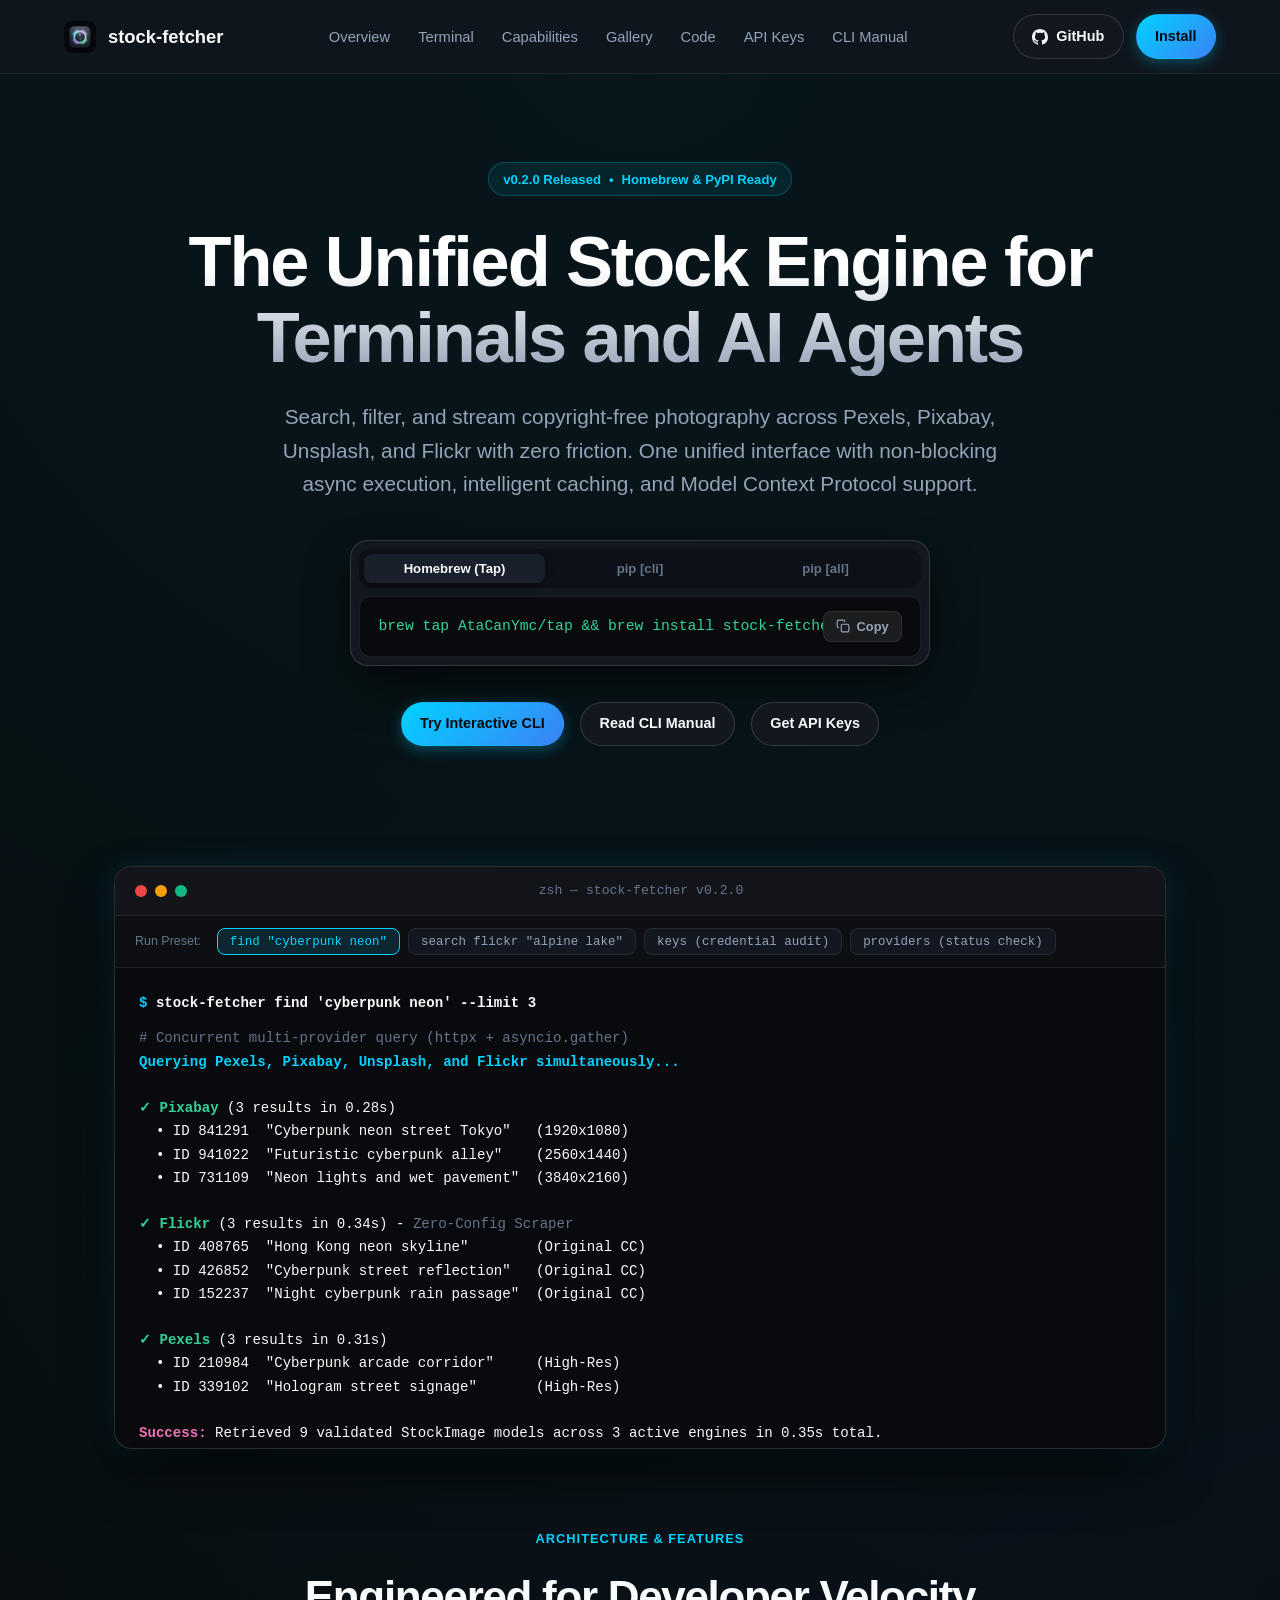
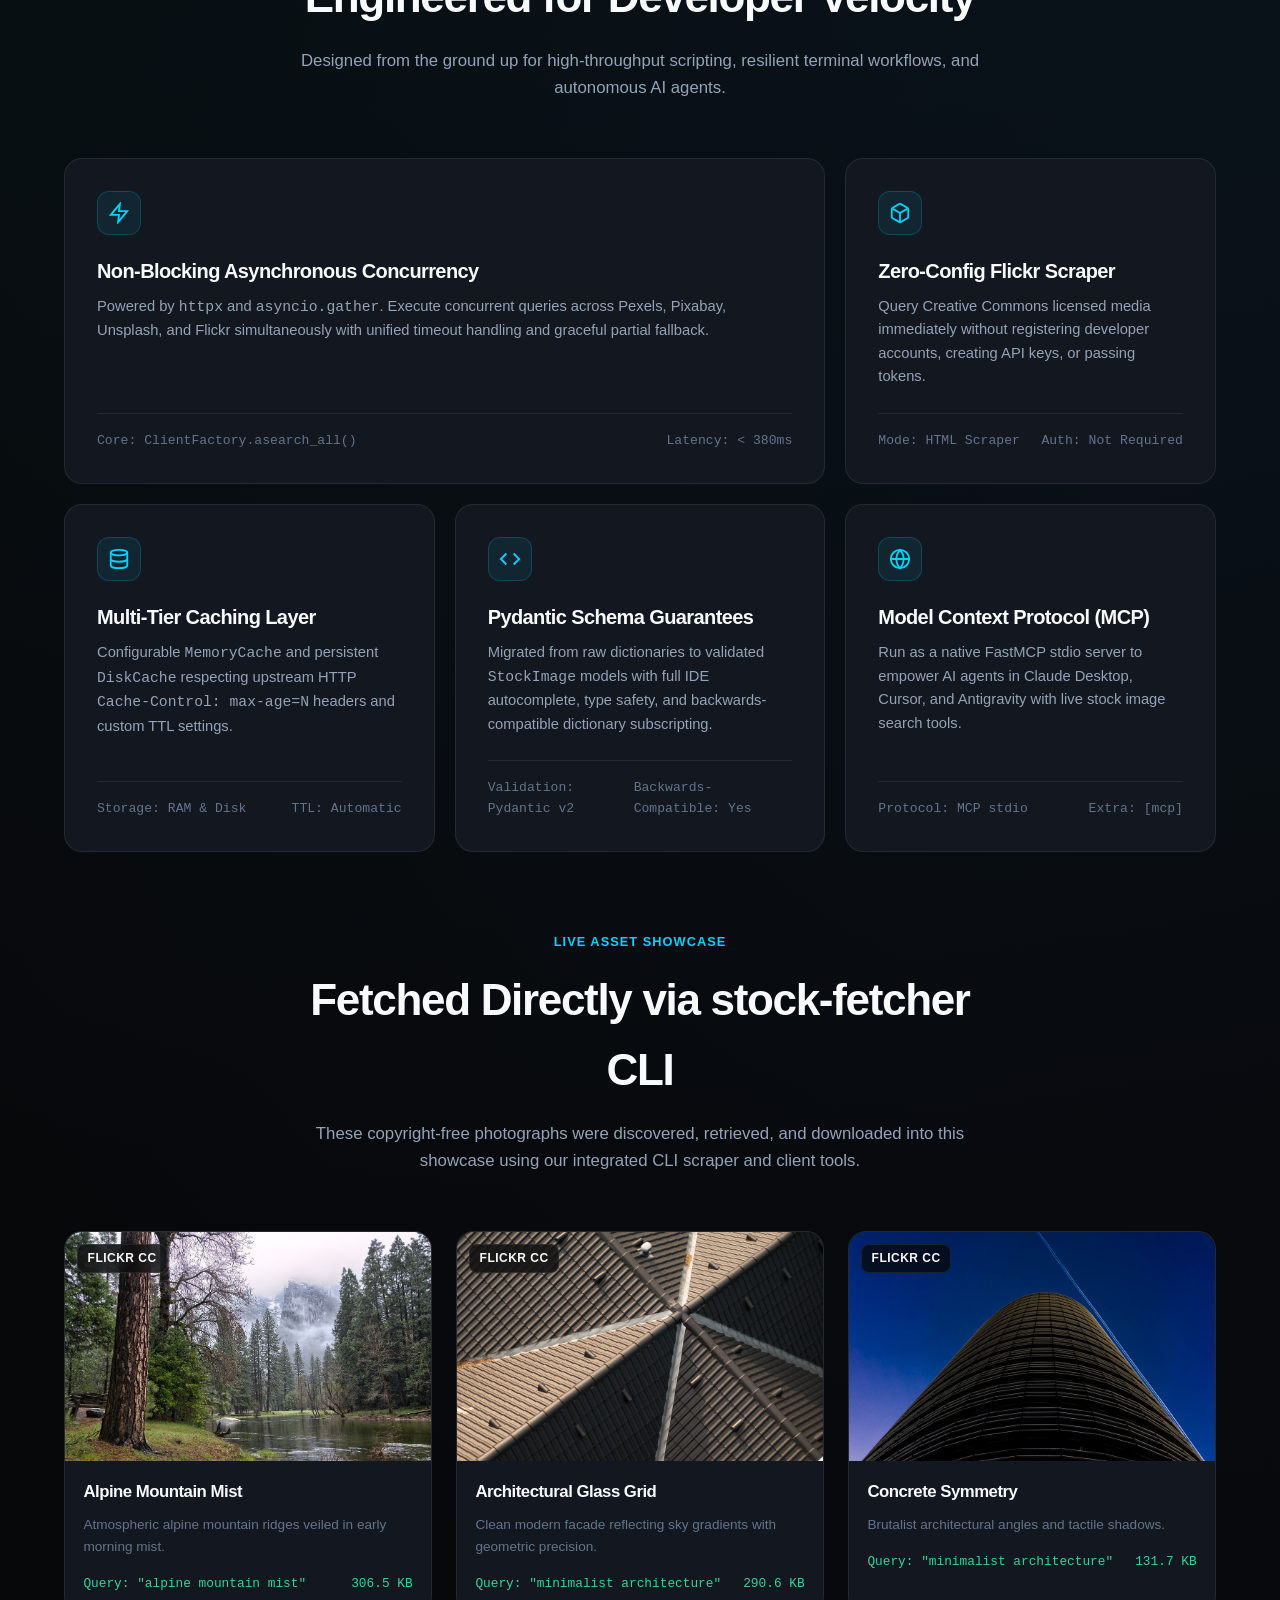
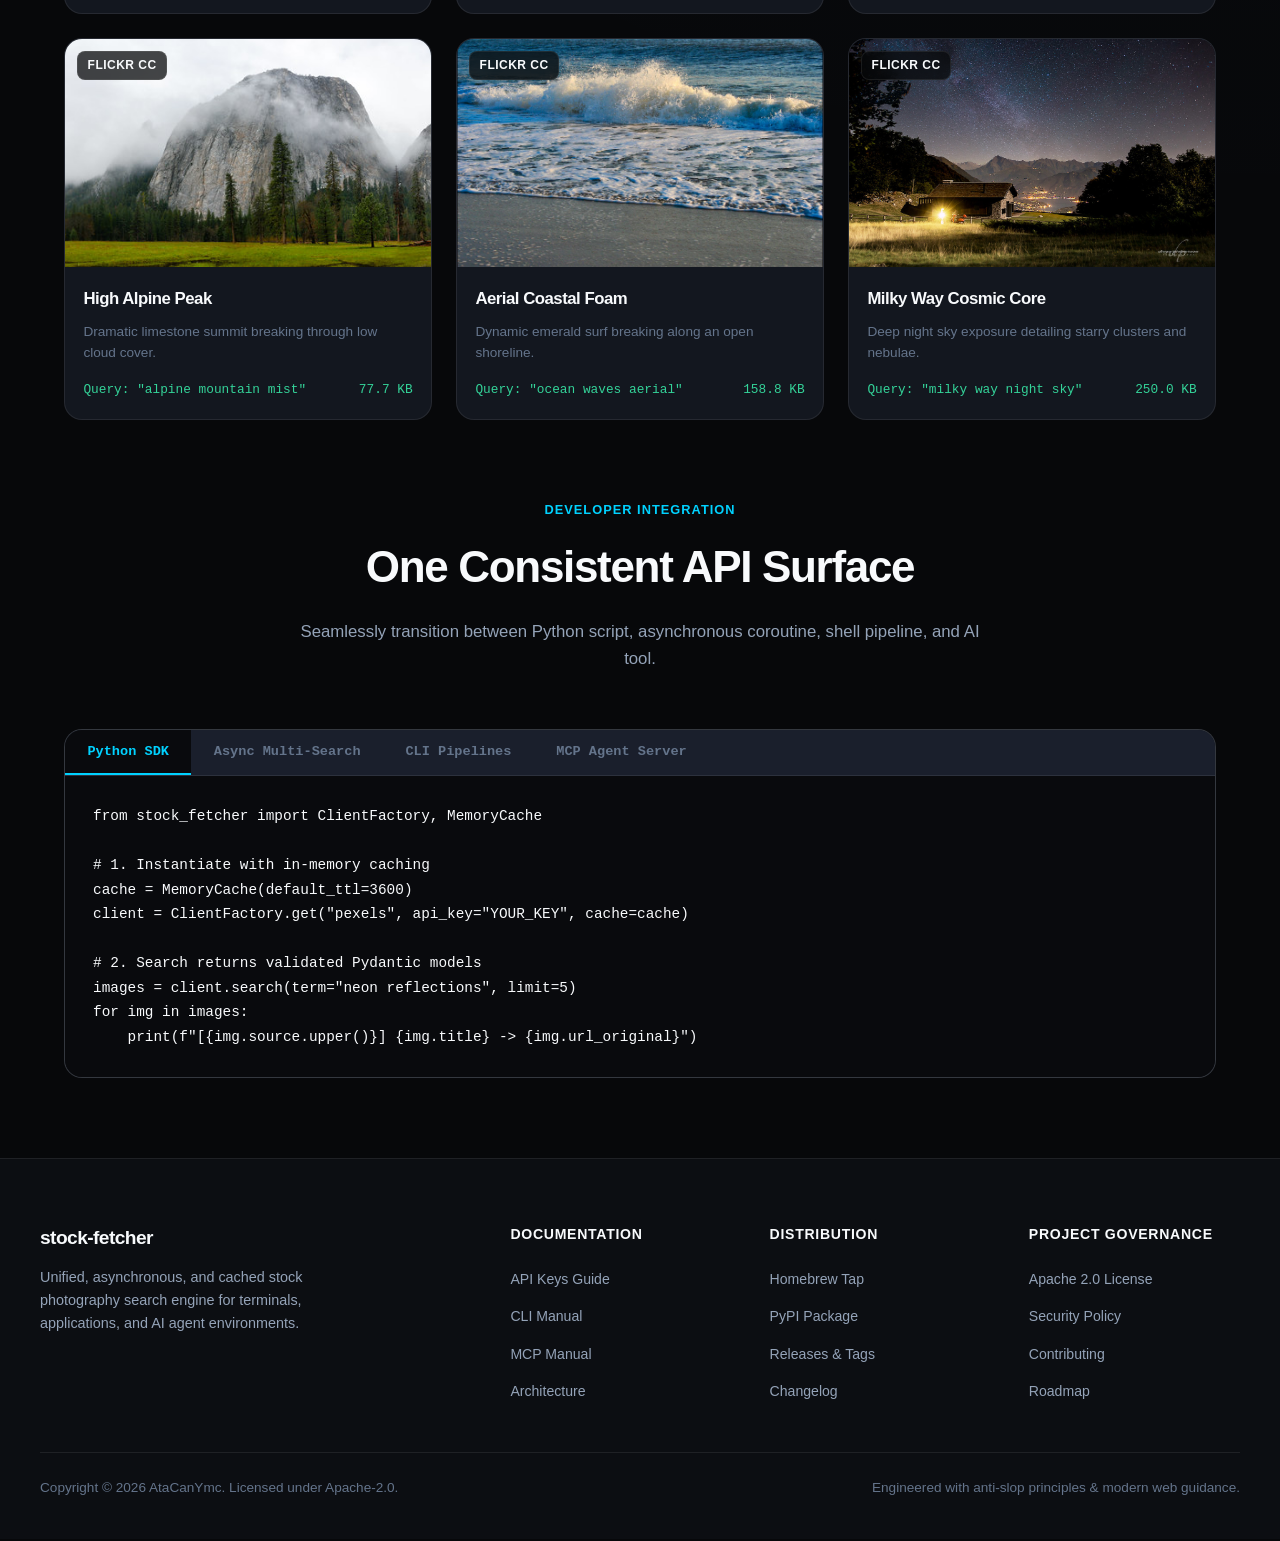
<file: docs/index.html>
<!DOCTYPE html>
<html lang="en">
<head>
  <meta charset="UTF-8">
  <meta name="viewport" content="width=device-width, initial-scale=1.0">
  <meta name="color-scheme" content="dark">
  <meta name="description" content="Unified copyright-free stock photography search and download CLI, Python SDK, and MCP server for Pexels, Pixabay, Unsplash, and Flickr.">
  <meta name="theme-color" content="#07080a">
  <meta property="og:title" content="stock-fetcher | Unified Stock Photography Engine">
  <meta property="og:description" content="Asynchronous, zero-config, and cached copyright-free stock image search for terminals, codebases, and AI agents.">
  <meta property="og:type" content="website">
  <title>stock-fetcher — Unified Stock Photography Engine</title>
  <link rel="stylesheet" href="style.css">
  <link rel="icon" type="image/png" href="assets/logo.png">
</head>
<body>

  <!-- Sticky Frosted Navigation -->
  <header class="header-nav">
    <div class="nav-container">
      <a href="#" class="nav-brand">
        <img src="assets/logo.png" alt="stock-fetcher logo" width="32" height="32">
        <span>stock-fetcher</span>
      </a>
      <nav aria-label="Main Navigation">
        <ul class="nav-links">
          <li><a href="#overview">Overview</a></li>
          <li><a href="#terminal">Terminal</a></li>
          <li><a href="#capabilities">Capabilities</a></li>
          <li><a href="#gallery">Gallery</a></li>
          <li><a href="#code">Code</a></li>
          <li><a href="api_keys_guide.md">API Keys</a></li>
          <li><a href="cli_manual.md">CLI Manual</a></li>
        </ul>
      </nav>
      <div class="nav-actions">
        <a href="https://github.com/AtaCanYmc/stock-fetcher" class="btn btn-secondary" target="_blank" rel="noopener noreferrer">
          <svg width="16" height="16" viewBox="0 0 24 24" fill="currentColor"><path d="M12 0C5.37 0 0 5.37 0 12c0 5.31 3.435 9.795 8.205 11.385.6.105.825-.255.825-.57 0-.285-.015-1.23-.015-2.235-3.015.555-3.795-.735-4.035-1.41-.135-.345-.72-1.41-1.23-1.695-.42-.225-1.02-.78-.015-.795.945-.015 1.62.87 1.845 1.23 1.08 1.815 2.805 1.305 3.495.99.105-.78.42-1.305.765-1.605-2.67-.3-5.46-1.335-5.46-5.925 0-1.305.465-2.385 1.23-3.225-.12-.3-.54-1.53.12-3.18 0 0 1.005-.315 3.3 1.23.96-.27 1.98-.405 3-.405s2.04.135 3 .405c2.295-1.56 3.3-1.23 3.3-1.23.66 1.65.24 2.88.12 3.18.765.84 1.23 1.905 1.23 3.225 0 4.605-2.805 5.625-5.475 5.925.435.375.81 1.095.81 2.22 0 1.605-.015 2.895-.015 3.3 0 .315.225.69.825.57A12.02 12.02 0 0024 12c0-6.63-5.37-12-12-12z"/></svg>
          GitHub
        </a>
        <a href="#install" class="btn btn-primary">Install</a>
      </div>
    </div>
  </header>

  <!-- Main Landmark -->
  <main>
    <!-- Hero Section -->
    <section id="overview" class="hero-section">
      <a href="https://github.com/AtaCanYmc/stock-fetcher/releases" class="hero-pill" target="_blank" rel="noopener noreferrer">
        <span>v0.2.0 Released</span>
        <span>•</span>
        <span>Homebrew &amp; PyPI Ready</span>
      </a>

      <h1 class="hero-title">The Unified Stock Engine for Terminals and AI Agents</h1>
      <p class="hero-subtitle">
        Search, filter, and stream copyright-free photography across Pexels, Pixabay, Unsplash, and Flickr with zero friction. One unified interface with non-blocking async execution, intelligent caching, and Model Context Protocol support.
      </p>

      <!-- Quick Install Box -->
      <div id="install" class="hero-install-box">
        <div class="install-tabs" role="tablist" aria-label="Installation Methods">
          <button type="button" class="install-tab-btn" role="tab" aria-selected="true" data-tab="homebrew">Homebrew (Tap)</button>
          <button type="button" class="install-tab-btn" role="tab" aria-selected="false" data-tab="pip">pip [cli]</button>
          <button type="button" class="install-tab-btn" role="tab" aria-selected="false" data-tab="pip-all">pip [all]</button>
        </div>
        <div class="install-command-row">
          <code id="install-code" class="install-command-code">brew tap AtaCanYmc/tap &amp;&amp; brew install stock-fetcher</code>
          <button type="button" class="copy-btn" id="hero-copy-btn" data-copy-target="install-code" aria-label="Copy installation command">
            <svg width="14" height="14" viewBox="0 0 24 24" fill="none" stroke="currentColor" stroke-width="2"><rect x="9" y="9" width="13" height="13" rx="2" ry="2"></rect><path d="M5 15H4a2 2 0 0 1-2-2V4a2 2 0 0 1 2-2h9a2 2 0 0 1 2 2v1"></path></svg>
            Copy
          </button>
        </div>
      </div>

      <div class="hero-actions">
        <a href="#terminal" class="btn btn-primary">Try Interactive CLI</a>
        <a href="cli_manual.md" class="btn btn-secondary">Read CLI Manual</a>
        <a href="api_keys_guide.md" class="btn btn-secondary">Get API Keys</a>
      </div>
    </section>

    <!-- Interactive Terminal Simulation -->
    <section id="terminal" class="terminal-section" aria-label="Interactive Terminal Simulation">
      <div class="terminal-window">
        <div class="terminal-header">
          <div class="terminal-controls">
            <span class="terminal-dot dot-red"></span>
            <span class="terminal-dot dot-yellow"></span>
            <span class="terminal-dot dot-green"></span>
          </div>
          <span class="terminal-title">zsh — stock-fetcher v0.2.0</span>
          <div style="width: 50px;"></div>
        </div>

        <div class="terminal-actions-bar">
          <span style="font-size: 0.78rem; color: var(--color-text-muted); align-self: center; margin-right: 0.5rem;">Run Preset:</span>
          <button type="button" class="terminal-chip active" data-action="find">find "cyberpunk neon"</button>
          <button type="button" class="terminal-chip" data-action="flickr">search flickr "alpine lake"</button>
          <button type="button" class="terminal-chip" data-action="keys">keys (credential audit)</button>
          <button type="button" class="terminal-chip" data-action="providers">providers (status check)</button>
        </div>

        <div class="terminal-body">
          <div style="margin-bottom: 0.5rem;">
            <span class="terminal-prompt">$ </span>
            <span id="terminal-cmd" class="terminal-cmd">stock-fetcher find 'cyberpunk neon' --limit 3</span>
          </div>
          <div id="terminal-output" class="terminal-output"><span style="color:var(--color-text-muted);"># Concurrent multi-provider query (httpx + asyncio.gather)</span>
<span style="color:var(--color-accent); font-weight:700;">Querying Pexels, Pixabay, Unsplash, and Flickr simultaneously...</span>

<span style="color:var(--color-code-green); font-weight:700;">✓ Pixabay</span> (3 results in 0.28s)
  • ID 841291  "Cyberpunk neon street Tokyo"   (1920x1080)
  • ID 941022  "Futuristic cyberpunk alley"    (2560x1440)
  • ID 731109  "Neon lights and wet pavement"  (3840x2160)

<span style="color:var(--color-code-green); font-weight:700;">✓ Flickr</span> (3 results in 0.34s) - <span style="color:var(--color-text-muted);">Zero-Config Scraper</span>
  • ID 408765  "Hong Kong neon skyline"        (Original CC)
  • ID 426852  "Cyberpunk street reflection"   (Original CC)
  • ID 152237  "Night cyberpunk rain passage"  (Original CC)

<span style="color:var(--color-code-green); font-weight:700;">✓ Pexels</span> (3 results in 0.31s)
  • ID 210984  "Cyberpunk arcade corridor"     (High-Res)
  • ID 339102  "Hologram street signage"       (High-Res)

<span style="color:var(--color-code-magenta); font-weight:700;">Success:</span> Retrieved 9 validated StockImage models across 3 active engines in 0.35s total.</div>
        </div>
      </div>
    </section>

    <!-- Core Capabilities Bento Grid -->
    <section id="capabilities" class="bento-section">
      <div class="section-header">
        <span class="section-badge">Architecture &amp; Features</span>
        <h2 class="section-title">Engineered for Developer Velocity</h2>
        <p class="section-desc">
          Designed from the ground up for high-throughput scripting, resilient terminal workflows, and autonomous AI agents.
        </p>
      </div>

      <div class="bento-grid">
        <!-- Card 1 -->
        <div class="bento-card col-8">
          <div>
            <div class="bento-icon">
              <svg width="22" height="22" viewBox="0 0 24 24" fill="none" stroke="currentColor" stroke-width="2"><polygon points="13 2 3 14 12 14 11 22 21 10 12 10 13 2"></polygon></svg>
            </div>
            <h3 class="bento-title">Non-Blocking Asynchronous Concurrency</h3>
            <p class="bento-text">
              Powered by <code>httpx</code> and <code>asyncio.gather</code>. Execute concurrent queries across Pexels, Pixabay, Unsplash, and Flickr simultaneously with unified timeout handling and graceful partial fallback.
            </p>
          </div>
          <div class="bento-meta">
            <span>Core: ClientFactory.asearch_all()</span>
            <span>Latency: &lt; 380ms</span>
          </div>
        </div>

        <!-- Card 2 -->
        <div class="bento-card col-4">
          <div>
            <div class="bento-icon">
              <svg width="22" height="22" viewBox="0 0 24 24" fill="none" stroke="currentColor" stroke-width="2"><path d="M21 16V8a2 2 0 0 0-1-1.73l-7-4a2 2 0 0 0-2 0l-7 4A2 2 0 0 0 3 8v8a2 2 0 0 0 1 1.73l7 4a2 2 0 0 0 2 0l7-4A2 2 0 0 0 21 16z"></path><polyline points="3.27 6.96 12 12.01 20.73 6.96"></polyline><line x1="12" y1="22.08" x2="12" y2="12"></line></svg>
            </div>
            <h3 class="bento-title">Zero-Config Flickr Scraper</h3>
            <p class="bento-text">
              Query Creative Commons licensed media immediately without registering developer accounts, creating API keys, or passing tokens.
            </p>
          </div>
          <div class="bento-meta">
            <span>Mode: HTML Scraper</span>
            <span>Auth: Not Required</span>
          </div>
        </div>

        <!-- Card 3 -->
        <div class="bento-card col-4">
          <div>
            <div class="bento-icon">
              <svg width="22" height="22" viewBox="0 0 24 24" fill="none" stroke="currentColor" stroke-width="2"><ellipse cx="12" cy="5" rx="9" ry="3"></ellipse><path d="M21 12c0 1.66-4 3-9 3s-9-1.34-9-3"></path><path d="M3 5v14c0 1.66 4 3 9 3s9-1.34 9-3V5"></path></svg>
            </div>
            <h3 class="bento-title">Multi-Tier Caching Layer</h3>
            <p class="bento-text">
              Configurable <code>MemoryCache</code> and persistent <code>DiskCache</code> respecting upstream HTTP <code>Cache-Control: max-age=N</code> headers and custom TTL settings.
            </p>
          </div>
          <div class="bento-meta">
            <span>Storage: RAM &amp; Disk</span>
            <span>TTL: Automatic</span>
          </div>
        </div>

        <!-- Card 4 -->
        <div class="bento-card col-4">
          <div>
            <div class="bento-icon">
              <svg width="22" height="22" viewBox="0 0 24 24" fill="none" stroke="currentColor" stroke-width="2"><polyline points="16 18 22 12 16 6"></polyline><polyline points="8 6 2 12 8 18"></polyline></svg>
            </div>
            <h3 class="bento-title">Pydantic Schema Guarantees</h3>
            <p class="bento-text">
              Migrated from raw dictionaries to validated <code>StockImage</code> models with full IDE autocomplete, type safety, and backwards-compatible dictionary subscripting.
            </p>
          </div>
          <div class="bento-meta">
            <span>Validation: Pydantic v2</span>
            <span>Backwards-Compatible: Yes</span>
          </div>
        </div>

        <!-- Card 5 -->
        <div class="bento-card col-4">
          <div>
            <div class="bento-icon">
              <svg width="22" height="22" viewBox="0 0 24 24" fill="none" stroke="currentColor" stroke-width="2"><circle cx="12" cy="12" r="10"></circle><line x1="2" y1="12" x2="22" y2="12"></line><path d="M12 2a15.3 15.3 0 0 1 4 10 15.3 15.3 0 0 1-4 10 15.3 15.3 0 0 1-4-10 15.3 15.3 0 0 1 4-10z"></path></svg>
            </div>
            <h3 class="bento-title">Model Context Protocol (MCP)</h3>
            <p class="bento-text">
              Run as a native FastMCP stdio server to empower AI agents in Claude Desktop, Cursor, and Antigravity with live stock image search tools.
            </p>
          </div>
          <div class="bento-meta">
            <span>Protocol: MCP stdio</span>
            <span>Extra: [mcp]</span>
          </div>
        </div>
      </div>
    </section>

    <!-- Curated Photography Gallery (Real Photos Fetched by stock-fetcher) -->
    <section id="gallery" class="gallery-section">
      <div class="section-header">
        <span class="section-badge">Live Asset Showcase</span>
        <h2 class="section-title">Fetched Directly via stock-fetcher CLI</h2>
        <p class="section-desc">
          These copyright-free photographs were discovered, retrieved, and downloaded into this showcase using our integrated CLI scraper and client tools.
        </p>
      </div>

      <div class="gallery-grid">
        <!-- Item 1 (LCP Hero Candidate with fetchpriority="high") -->
        <article class="gallery-item">
          <div class="gallery-thumb-wrap">
            <span class="gallery-source-tag">Flickr CC</span>
            <img src="assets/gallery/mountain_mist.jpg" alt="Alpine Mountain Mist at Sunrise" fetchpriority="high" width="600" height="375">
          </div>
          <div class="gallery-info">
            <h3 class="gallery-title">Alpine Mountain Mist</h3>
            <p class="gallery-desc">Atmospheric alpine mountain ridges veiled in early morning mist.</p>
            <div class="gallery-meta">
              <span>Query: "alpine mountain mist"</span>
              <span>306.5 KB</span>
            </div>
          </div>
        </article>

        <!-- Item 2 -->
        <article class="gallery-item">
          <div class="gallery-thumb-wrap">
            <span class="gallery-source-tag">Flickr CC</span>
            <img src="assets/gallery/architecture_glass.jpg" alt="Minimalist Glass Architecture Facade" loading="lazy" width="600" height="375">
          </div>
          <div class="gallery-info">
            <h3 class="gallery-title">Architectural Glass Grid</h3>
            <p class="gallery-desc">Clean modern facade reflecting sky gradients with geometric precision.</p>
            <div class="gallery-meta">
              <span>Query: "minimalist architecture"</span>
              <span>290.6 KB</span>
            </div>
          </div>
        </article>

        <!-- Item 3 -->
        <article class="gallery-item">
          <div class="gallery-thumb-wrap">
            <span class="gallery-source-tag">Flickr CC</span>
            <img src="assets/gallery/geometry_concrete.jpg" alt="Geometric Concrete Structure" loading="lazy" width="600" height="375">
          </div>
          <div class="gallery-info">
            <h3 class="gallery-title">Concrete Symmetry</h3>
            <p class="gallery-desc">Brutalist architectural angles and tactile shadows.</p>
            <div class="gallery-meta">
              <span>Query: "minimalist architecture"</span>
              <span>131.7 KB</span>
            </div>
          </div>
        </article>

        <!-- Item 4 -->
        <article class="gallery-item">
          <div class="gallery-thumb-wrap">
            <span class="gallery-source-tag">Flickr CC</span>
            <img src="assets/gallery/alpine_peak.jpg" alt="High Alpine Peak and Clouds" loading="lazy" width="600" height="375">
          </div>
          <div class="gallery-info">
            <h3 class="gallery-title">High Alpine Peak</h3>
            <p class="gallery-desc">Dramatic limestone summit breaking through low cloud cover.</p>
            <div class="gallery-meta">
              <span>Query: "alpine mountain mist"</span>
              <span>77.7 KB</span>
            </div>
          </div>
        </article>

        <!-- Item 5 -->
        <article class="gallery-item">
          <div class="gallery-thumb-wrap">
            <span class="gallery-source-tag">Flickr CC</span>
            <img src="assets/gallery/ocean_waves.jpg" alt="Aerial Ocean Waves" loading="lazy" width="600" height="375">
          </div>
          <div class="gallery-info">
            <h3 class="gallery-title">Aerial Coastal Foam</h3>
            <p class="gallery-desc">Dynamic emerald surf breaking along an open shoreline.</p>
            <div class="gallery-meta">
              <span>Query: "ocean waves aerial"</span>
              <span>158.8 KB</span>
            </div>
          </div>
        </article>

        <!-- Item 6 -->
        <article class="gallery-item">
          <div class="gallery-thumb-wrap">
            <span class="gallery-source-tag">Flickr CC</span>
            <img src="assets/gallery/milky_way.jpg" alt="Milky Way Astrophotography" loading="lazy" width="600" height="375">
          </div>
          <div class="gallery-info">
            <h3 class="gallery-title">Milky Way Cosmic Core</h3>
            <p class="gallery-desc">Deep night sky exposure detailing starry clusters and nebulae.</p>
            <div class="gallery-meta">
              <span>Query: "milky way night sky"</span>
              <span>250.0 KB</span>
            </div>
          </div>
        </article>
      </div>
    </section>

    <!-- Code & Architecture Showcase -->
    <section id="code" class="code-section">
      <div class="section-header">
        <span class="section-badge">Developer Integration</span>
        <h2 class="section-title">One Consistent API Surface</h2>
        <p class="section-desc">
          Seamlessly transition between Python script, asynchronous coroutine, shell pipeline, and AI tool.
        </p>
      </div>

      <div class="code-tabs-box">
        <div class="code-tablist" role="tablist" aria-label="Code Implementation Examples">
          <button type="button" class="code-tab-btn" role="tab" aria-selected="true" aria-controls="panel-python">Python SDK</button>
          <button type="button" class="code-tab-btn" role="tab" aria-selected="false" aria-controls="panel-async">Async Multi-Search</button>
          <button type="button" class="code-tab-btn" role="tab" aria-selected="false" aria-controls="panel-cli">CLI Pipelines</button>
          <button type="button" class="code-tab-btn" role="tab" aria-selected="false" aria-controls="panel-mcp">MCP Agent Server</button>
        </div>

        <!-- Panel 1: Python -->
        <div id="panel-python" class="code-panel" role="tabpanel" tabindex="0">
<pre><code>from stock_fetcher import ClientFactory, MemoryCache

# 1. Instantiate with in-memory caching
cache = MemoryCache(default_ttl=3600)
client = ClientFactory.get("pexels", api_key="YOUR_KEY", cache=cache)

# 2. Search returns validated Pydantic models
images = client.search(term="neon reflections", limit=5)
for img in images:
    print(f"[{img.source.upper()}] {img.title} -> {img.url_original}")</code></pre>
        </div>

        <!-- Panel 2: Async -->
        <div id="panel-async" class="code-panel" role="tabpanel" tabindex="0" hidden>
<pre><code>import asyncio
from stock_fetcher import ClientFactory

async def main():
    # Execute non-blocking parallel search across 4 engines
    results = await ClientFactory.asearch_all(
        term="nordic winter landscape",
        limit_per_provider=3
    )
    for provider, images in results.items():
        print(f"Provider: {provider} returned {len(images)} images")

asyncio.run(main())</code></pre>
        </div>

        <!-- Panel 3: CLI -->
        <div id="panel-cli" class="code-panel" role="tabpanel" tabindex="0" hidden>
<pre><code># Concurrent search piped to table or JSON
stock-fetcher find "cyberpunk neon city" --limit 3 --format table

# Zero-config Flickr query extracting original URLs for xargs
stock-fetcher search flickr "classic aircraft" -l 5 -f urls | xargs -n 1 curl -O

# Automated batch download with path traversal defense
stock-fetcher search flickr "alpine lake" -l 3 -d -o ./downloads</code></pre>
        </div>

        <!-- Panel 4: MCP -->
        <div id="panel-mcp" class="code-panel" role="tabpanel" tabindex="0" hidden>
<pre><code>// Claude Desktop or Antigravity config (~/.config/claude/claude_desktop_config.json)
{
  "mcpServers": {
    "stock_fetcher": {
      "command": "python",
      "args": ["-m", "stock_fetcher.mcp.server"],
      "env": {
        "PEXELS_API_KEY": "YOUR_KEY",
        "PIXABAY_API_KEY": "YOUR_KEY",
        "UNSPLASH_API_KEY": "YOUR_KEY"
      }
    }
  }
}</code></pre>
        </div>
      </div>
    </section>
  </main>

  <!-- Footer -->
  <footer class="footer-section">
    <div class="footer-container">
      <div class="footer-brand">
        <h4>stock-fetcher</h4>
        <p>
          Unified, asynchronous, and cached stock photography search engine for terminals, applications, and AI agent environments.
        </p>
      </div>

      <div class="footer-col">
        <h5>Documentation</h5>
        <ul>
          <li><a href="api_keys_guide.md">API Keys Guide</a></li>
          <li><a href="cli_manual.md">CLI Manual</a></li>
          <li><a href="mcp_manual.md">MCP Manual</a></li>
          <li><a href="https://github.com/AtaCanYmc/stock-fetcher#architecture" target="_blank" rel="noopener noreferrer">Architecture</a></li>
        </ul>
      </div>

      <div class="footer-col">
        <h5>Distribution</h5>
        <ul>
          <li><a href="https://github.com/AtaCanYmc/homebrew-tap" target="_blank" rel="noopener noreferrer">Homebrew Tap</a></li>
          <li><a href="https://pypi.org/project/stock-fetcher/" target="_blank" rel="noopener noreferrer">PyPI Package</a></li>
          <li><a href="https://github.com/AtaCanYmc/stock-fetcher/releases" target="_blank" rel="noopener noreferrer">Releases &amp; Tags</a></li>
          <li><a href="https://github.com/AtaCanYmc/stock-fetcher/blob/main/CHANGELOG.md" target="_blank" rel="noopener noreferrer">Changelog</a></li>
        </ul>
      </div>

      <div class="footer-col">
        <h5>Project Governance</h5>
        <ul>
          <li><a href="https://github.com/AtaCanYmc/stock-fetcher/blob/main/LICENSE" target="_blank" rel="noopener noreferrer">Apache 2.0 License</a></li>
          <li><a href="https://github.com/AtaCanYmc/stock-fetcher/blob/main/SECURITY.md" target="_blank" rel="noopener noreferrer">Security Policy</a></li>
          <li><a href="https://github.com/AtaCanYmc/stock-fetcher/blob/main/CONTRIBUTING.md" target="_blank" rel="noopener noreferrer">Contributing</a></li>
          <li><a href="https://github.com/AtaCanYmc/stock-fetcher/blob/main/ROADMAP.md" target="_blank" rel="noopener noreferrer">Roadmap</a></li>
        </ul>
      </div>
    </div>

    <div class="footer-bottom">
      <span>Copyright &copy; 2026 AtaCanYmc. Licensed under Apache-2.0.</span>
      <span>Engineered with anti-slop principles &amp; modern web guidance.</span>
    </div>
  </footer>

  <script src="script.js"></script>
</body>
</html>
</file>
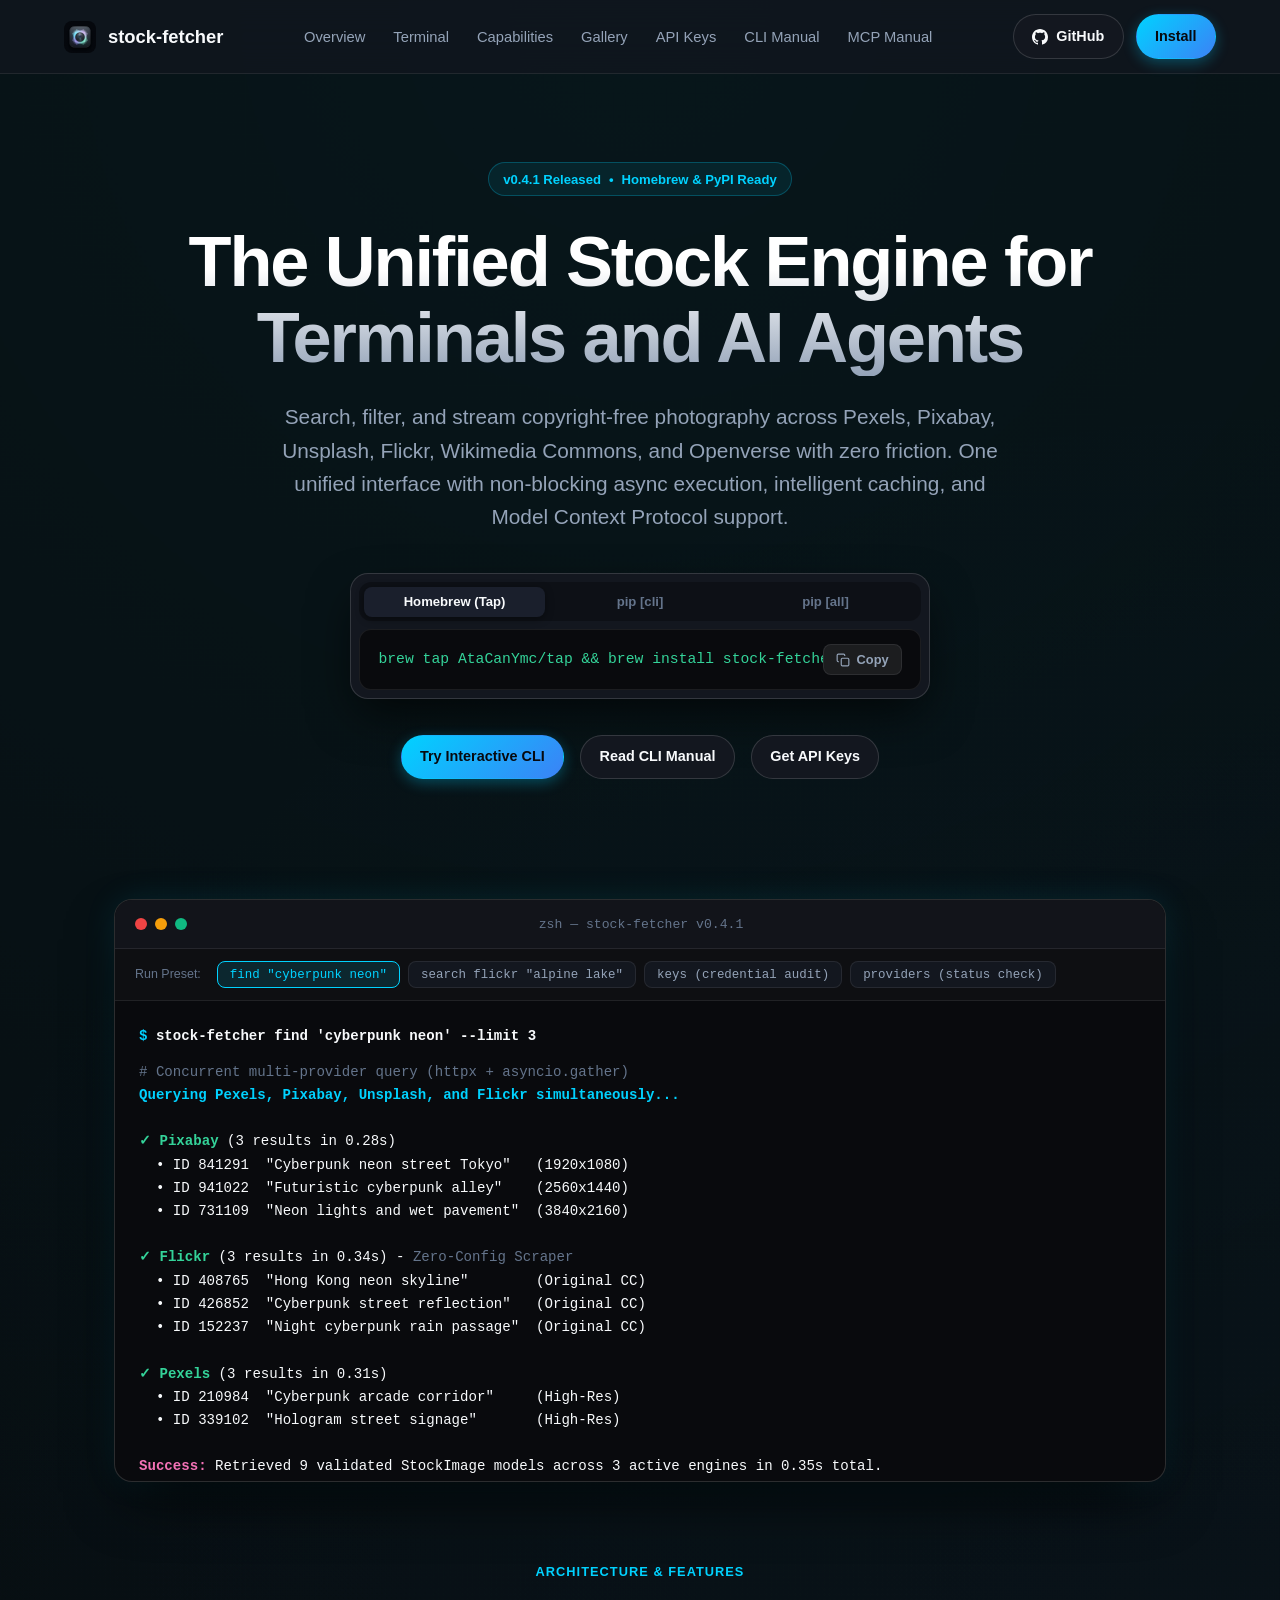
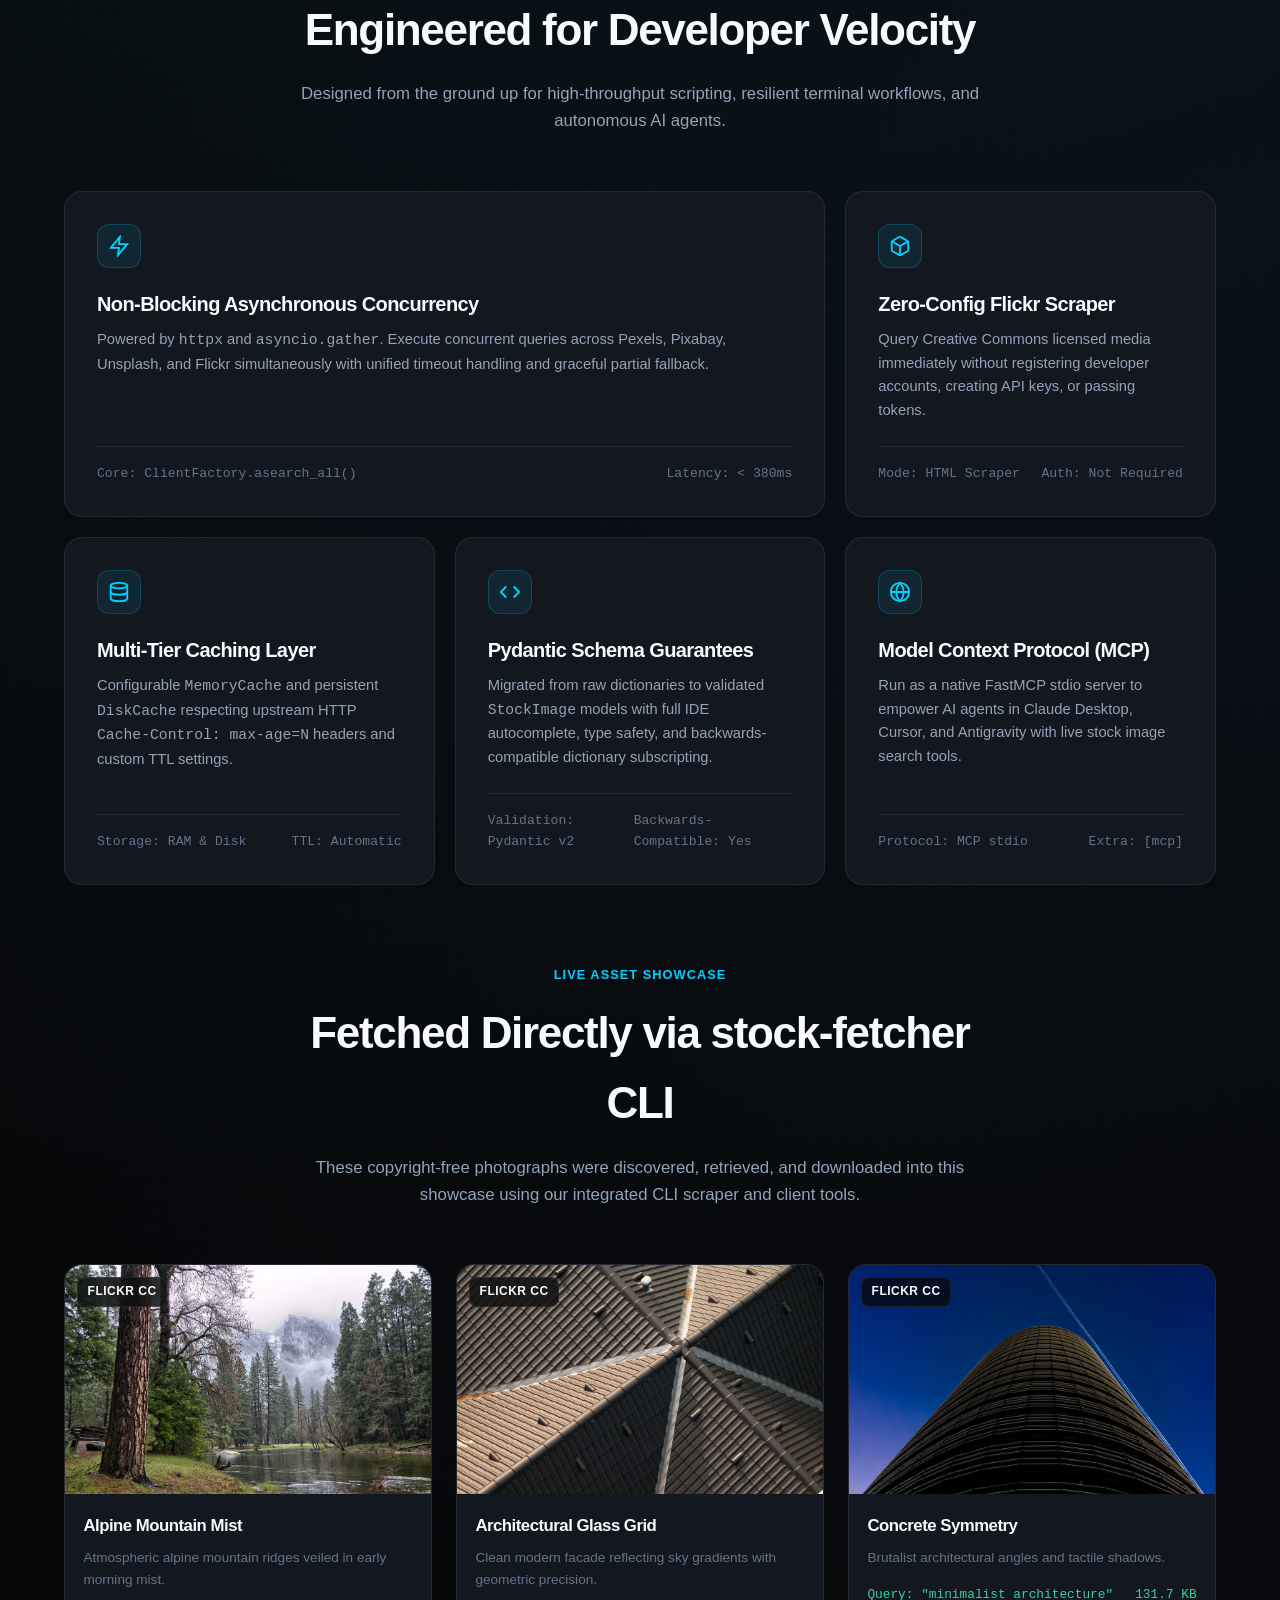
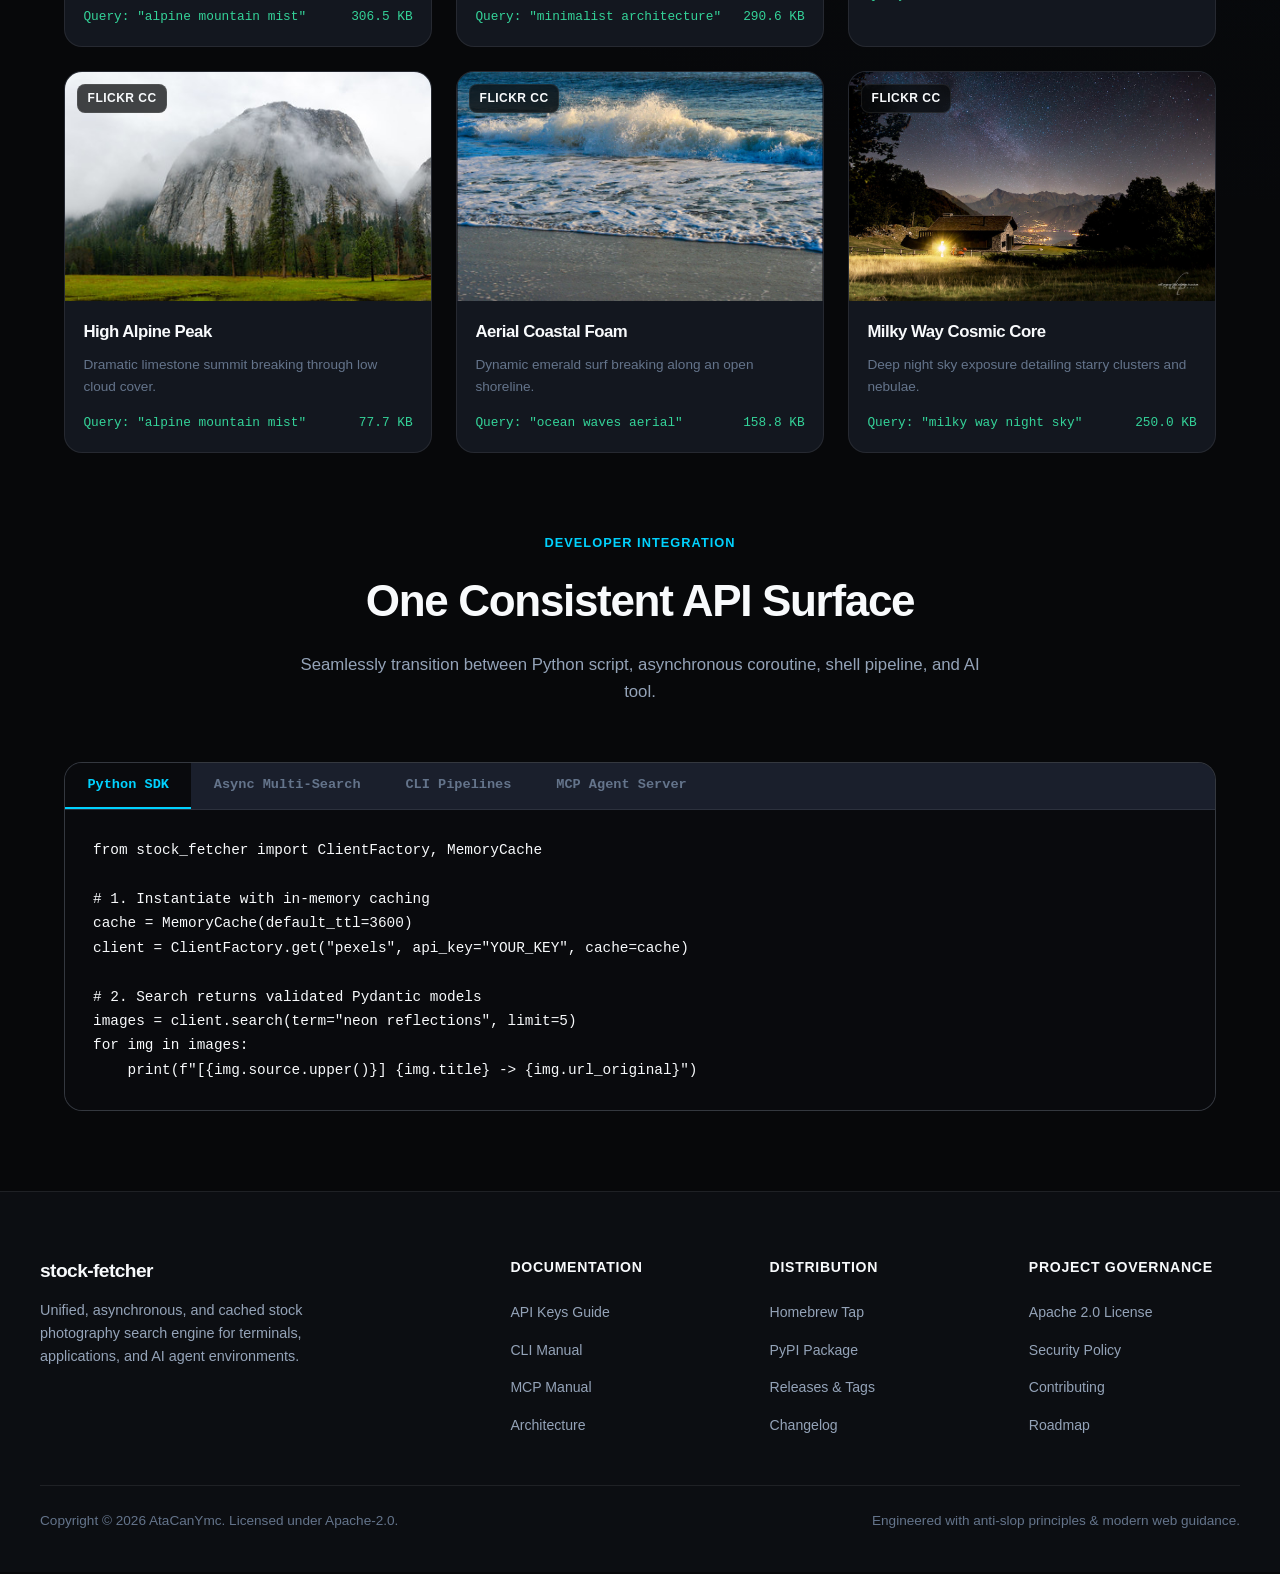
<file: site/index.html>
<!DOCTYPE html>
<html lang="en">
<head>
  <meta charset="UTF-8">
  <meta name="viewport" content="width=device-width, initial-scale=1.0">
  <meta name="color-scheme" content="dark">
  <meta name="description" content="Unified copyright-free stock photography search and download CLI, Python SDK, and MCP server for Pexels, Pixabay, Unsplash, and Flickr.">
  <meta name="theme-color" content="#07080a">
  <title>stock-fetcher — Unified Stock Photography Engine</title>
  <link rel="canonical" href="https://atacanymc.github.io/stock-fetcher/">
  <link rel="stylesheet" href="style.css">
  <link rel="icon" type="image/png" href="assets/logo.png">
  <meta name="robots" content="index, follow">

  <!-- OpenGraph Metadata -->
  <meta property="og:site_name" content="stock-fetcher">
  <meta property="og:title" content="stock-fetcher — Unified Stock Photography Engine">
  <meta property="og:description" content="Asynchronous, zero-config, and cached copyright-free stock image search for terminals, codebases, and AI agents.">
  <meta property="og:type" content="website">
  <meta property="og:url" content="https://atacanymc.github.io/stock-fetcher/">
  <meta property="og:image" content="https://atacanymc.github.io/stock-fetcher/assets/logo.png">
  <meta property="og:image:alt" content="stock-fetcher logo">

  <!-- Twitter Card Metadata -->
  <meta name="twitter:card" content="summary_large_image">
  <meta name="twitter:title" content="stock-fetcher — Unified Stock Photography Engine">
  <meta name="twitter:description" content="Asynchronous, zero-config, and cached copyright-free stock image search for terminals, codebases, and AI agents.">
  <meta name="twitter:image" content="https://atacanymc.github.io/stock-fetcher/assets/logo.png">

  <!-- Schema.org JSON-LD Structured Data -->
  <!-- x-release-please-start-version -->
  <script type="application/ld+json">
  {
    "@context": "https://schema.org",
    "@graph": [
      {
        "@type": "SoftwareApplication",
        "name": "stock-fetcher",
        "headline": "Unified Stock Photography Engine",
        "description": "Unified copyright-free stock photography search and download CLI, Python SDK, and MCP server for Pexels, Pixabay, Unsplash, Flickr, Wikimedia Commons, and Openverse.",
        "applicationCategory": "DeveloperApplication",
        "operatingSystem": "macOS, Linux, Windows",
        "softwareVersion": "0.4.1",
        "offers": {
          "@type": "Offer",
          "price": "0",
          "priceCurrency": "USD"
        },
        "license": "https://www.apache.org/licenses/LICENSE-2.0",
        "codeRepository": "https://github.com/AtaCanYmc/stock-fetcher",
        "url": "https://atacanymc.github.io/stock-fetcher/",
        "author": {
          "@type": "Person",
          "name": "AtaCanYmc"
        }
      },
      {
        "@type": "WebSite",
        "name": "stock-fetcher",
        "url": "https://atacanymc.github.io/stock-fetcher/",
        "description": "Unified copyright-free stock photography search and download CLI, Python SDK, and Model Context Protocol server."
      }
    ]
  }
  </script>
  <!-- x-release-please-end -->
</head>
<body>

  <!-- Sticky Frosted Navigation -->
  <header class="header-nav">
    <div class="nav-container">
      <a href="index.html" class="nav-brand">
        <img src="assets/logo.png" alt="stock-fetcher logo" width="32" height="32">
        <span>stock-fetcher</span>
      </a>
      <nav aria-label="Main Navigation">
        <ul class="nav-links">
          <li><a href="index.html#overview">Overview</a></li>
          <li><a href="index.html#terminal">Terminal</a></li>
          <li><a href="index.html#capabilities">Capabilities</a></li>
          <li><a href="index.html#gallery">Gallery</a></li>
          <li><a href="api_keys_guide.html">API Keys</a></li>
          <li><a href="cli_manual.html">CLI Manual</a></li>
          <li><a href="mcp_manual.html">MCP Manual</a></li>
        </ul>
      </nav>
      <div class="nav-actions">
        <a href="https://github.com/AtaCanYmc/stock-fetcher" class="btn btn-secondary" target="_blank" rel="noopener noreferrer">
          <svg width="16" height="16" viewBox="0 0 24 24" fill="currentColor"><path d="M12 0C5.37 0 0 5.37 0 12c0 5.31 3.435 9.795 8.205 11.385.6.105.825-.255.825-.57 0-.285-.015-1.23-.015-2.235-3.015.555-3.795-.735-4.035-1.41-.135-.345-.72-1.41-1.23-1.695-.42-.225-1.02-.78-.015-.795.945-.015 1.62.87 1.845 1.23 1.08 1.815 2.805 1.305 3.495.99.105-.78.42-1.305.765-1.605-2.67-.3-5.46-1.335-5.46-5.925 0-1.305.465-2.385 1.23-3.225-.12-.3-.54-1.53.12-3.18 0 0 1.005-.315 3.3 1.23.96-.27 1.98-.405 3-.405s2.04.135 3 .405c2.295-1.56 3.3-1.23 3.3-1.23.66 1.65.24 2.88.12 3.18.765.84 1.23 1.905 1.23 3.225 0 4.605-2.805 5.625-5.475 5.925.435.375.81 1.095.81 2.22 0 1.605-.015 2.895-.015 3.3 0 .315.225.69.825.57A12.02 12.02 0 0024 12c0-6.63-5.37-12-12-12z"/></svg>
          GitHub
        </a>
        <a href="index.html#install" class="btn btn-primary">Install</a>
      </div>
    </div>
  </header>

  <!-- Main Landmark -->
  <main>
    <!-- Hero Section -->
    <section id="overview" class="hero-section">
      <a href="https://github.com/AtaCanYmc/stock-fetcher/releases" class="hero-pill" target="_blank" rel="noopener noreferrer">
        <span>v0.4.1 Released</span> <!-- x-release-please-version -->
        <span>•</span>
        <span>Homebrew &amp; PyPI Ready</span>
      </a>

      <h1 class="hero-title">The Unified Stock Engine for Terminals and AI Agents</h1>
      <p class="hero-subtitle">
        Search, filter, and stream copyright-free photography across Pexels, Pixabay, Unsplash, Flickr, Wikimedia Commons, and Openverse with zero friction. One unified interface with non-blocking async execution, intelligent caching, and Model Context Protocol support.
      </p>

      <!-- Quick Install Box -->
      <div id="install" class="hero-install-box">
        <div class="install-tabs" role="tablist" aria-label="Installation Methods">
          <button type="button" class="install-tab-btn" role="tab" aria-selected="true" data-tab="homebrew">Homebrew (Tap)</button>
          <button type="button" class="install-tab-btn" role="tab" aria-selected="false" data-tab="pip">pip [cli]</button>
          <button type="button" class="install-tab-btn" role="tab" aria-selected="false" data-tab="pip-all">pip [all]</button>
        </div>
        <div class="install-command-row">
          <code id="install-code" class="install-command-code">brew tap AtaCanYmc/tap &amp;&amp; brew install stock-fetcher</code>
          <button type="button" class="copy-btn" id="hero-copy-btn" data-copy-target="install-code" aria-label="Copy installation command">
            <svg width="14" height="14" viewBox="0 0 24 24" fill="none" stroke="currentColor" stroke-width="2"><rect x="9" y="9" width="13" height="13" rx="2" ry="2"></rect><path d="M5 15H4a2 2 0 0 1-2-2V4a2 2 0 0 1 2-2h9a2 2 0 0 1 2 2v1"></path></svg>
            Copy
          </button>
        </div>
      </div>

      <div class="hero-actions">
        <a href="#terminal" class="btn btn-primary">Try Interactive CLI</a>
        <a href="cli_manual.html" class="btn btn-secondary">Read CLI Manual</a>
        <a href="api_keys_guide.html" class="btn btn-secondary">Get API Keys</a>
      </div>
    </section>

    <!-- Interactive Terminal Simulation -->
    <section id="terminal" class="terminal-section" aria-label="Interactive Terminal Simulation">
      <div class="terminal-window">
        <div class="terminal-header">
          <div class="terminal-controls">
            <span class="terminal-dot dot-red"></span>
            <span class="terminal-dot dot-yellow"></span>
            <span class="terminal-dot dot-green"></span>
          </div>
          <span class="terminal-title">zsh — stock-fetcher v0.4.1</span> <!-- x-release-please-version -->
          <div style="width: 50px;"></div>
        </div>

        <div class="terminal-actions-bar">
          <span style="font-size: 0.78rem; color: var(--color-text-muted); align-self: center; margin-right: 0.5rem;">Run Preset:</span>
          <button type="button" class="terminal-chip active" data-action="find">find "cyberpunk neon"</button>
          <button type="button" class="terminal-chip" data-action="flickr">search flickr "alpine lake"</button>
          <button type="button" class="terminal-chip" data-action="keys">keys (credential audit)</button>
          <button type="button" class="terminal-chip" data-action="providers">providers (status check)</button>
        </div>

        <div class="terminal-body">
          <div style="margin-bottom: 0.5rem;">
            <span class="terminal-prompt">$ </span>
            <span id="terminal-cmd" class="terminal-cmd">stock-fetcher find 'cyberpunk neon' --limit 3</span>
          </div>
          <div id="terminal-output" class="terminal-output"><span style="color:var(--color-text-muted);"># Concurrent multi-provider query (httpx + asyncio.gather)</span>
<span style="color:var(--color-accent); font-weight:700;">Querying Pexels, Pixabay, Unsplash, and Flickr simultaneously...</span>

<span style="color:var(--color-code-green); font-weight:700;">✓ Pixabay</span> (3 results in 0.28s)
  • ID 841291  "Cyberpunk neon street Tokyo"   (1920x1080)
  • ID 941022  "Futuristic cyberpunk alley"    (2560x1440)
  • ID 731109  "Neon lights and wet pavement"  (3840x2160)

<span style="color:var(--color-code-green); font-weight:700;">✓ Flickr</span> (3 results in 0.34s) - <span style="color:var(--color-text-muted);">Zero-Config Scraper</span>
  • ID 408765  "Hong Kong neon skyline"        (Original CC)
  • ID 426852  "Cyberpunk street reflection"   (Original CC)
  • ID 152237  "Night cyberpunk rain passage"  (Original CC)

<span style="color:var(--color-code-green); font-weight:700;">✓ Pexels</span> (3 results in 0.31s)
  • ID 210984  "Cyberpunk arcade corridor"     (High-Res)
  • ID 339102  "Hologram street signage"       (High-Res)

<span style="color:var(--color-code-magenta); font-weight:700;">Success:</span> Retrieved 9 validated StockImage models across 3 active engines in 0.35s total.</div>
        </div>
      </div>
    </section>

    <!-- Core Capabilities Bento Grid -->
    <section id="capabilities" class="bento-section">
      <div class="section-header">
        <span class="section-badge">Architecture &amp; Features</span>
        <h2 class="section-title">Engineered for Developer Velocity</h2>
        <p class="section-desc">
          Designed from the ground up for high-throughput scripting, resilient terminal workflows, and autonomous AI agents.
        </p>
      </div>

      <div class="bento-grid">
        <!-- Card 1 -->
        <div class="bento-card col-8">
          <div>
            <div class="bento-icon">
              <svg width="22" height="22" viewBox="0 0 24 24" fill="none" stroke="currentColor" stroke-width="2"><polygon points="13 2 3 14 12 14 11 22 21 10 12 10 13 2"></polygon></svg>
            </div>
            <h3 class="bento-title">Non-Blocking Asynchronous Concurrency</h3>
            <p class="bento-text">
              Powered by <code>httpx</code> and <code>asyncio.gather</code>. Execute concurrent queries across Pexels, Pixabay, Unsplash, and Flickr simultaneously with unified timeout handling and graceful partial fallback.
            </p>
          </div>
          <div class="bento-meta">
            <span>Core: ClientFactory.asearch_all()</span>
            <span>Latency: &lt; 380ms</span>
          </div>
        </div>

        <!-- Card 2 -->
        <div class="bento-card col-4">
          <div>
            <div class="bento-icon">
              <svg width="22" height="22" viewBox="0 0 24 24" fill="none" stroke="currentColor" stroke-width="2"><path d="M21 16V8a2 2 0 0 0-1-1.73l-7-4a2 2 0 0 0-2 0l-7 4A2 2 0 0 0 3 8v8a2 2 0 0 0 1 1.73l7 4a2 2 0 0 0 2 0l7-4A2 2 0 0 0 21 16z"></path><polyline points="3.27 6.96 12 12.01 20.73 6.96"></polyline><line x1="12" y1="22.08" x2="12" y2="12"></line></svg>
            </div>
            <h3 class="bento-title">Zero-Config Flickr Scraper</h3>
            <p class="bento-text">
              Query Creative Commons licensed media immediately without registering developer accounts, creating API keys, or passing tokens.
            </p>
          </div>
          <div class="bento-meta">
            <span>Mode: HTML Scraper</span>
            <span>Auth: Not Required</span>
          </div>
        </div>

        <!-- Card 3 -->
        <div class="bento-card col-4">
          <div>
            <div class="bento-icon">
              <svg width="22" height="22" viewBox="0 0 24 24" fill="none" stroke="currentColor" stroke-width="2"><ellipse cx="12" cy="5" rx="9" ry="3"></ellipse><path d="M21 12c0 1.66-4 3-9 3s-9-1.34-9-3"></path><path d="M3 5v14c0 1.66 4 3 9 3s9-1.34 9-3V5"></path></svg>
            </div>
            <h3 class="bento-title">Multi-Tier Caching Layer</h3>
            <p class="bento-text">
              Configurable <code>MemoryCache</code> and persistent <code>DiskCache</code> respecting upstream HTTP <code>Cache-Control: max-age=N</code> headers and custom TTL settings.
            </p>
          </div>
          <div class="bento-meta">
            <span>Storage: RAM &amp; Disk</span>
            <span>TTL: Automatic</span>
          </div>
        </div>

        <!-- Card 4 -->
        <div class="bento-card col-4">
          <div>
            <div class="bento-icon">
              <svg width="22" height="22" viewBox="0 0 24 24" fill="none" stroke="currentColor" stroke-width="2"><polyline points="16 18 22 12 16 6"></polyline><polyline points="8 6 2 12 8 18"></polyline></svg>
            </div>
            <h3 class="bento-title">Pydantic Schema Guarantees</h3>
            <p class="bento-text">
              Migrated from raw dictionaries to validated <code>StockImage</code> models with full IDE autocomplete, type safety, and backwards-compatible dictionary subscripting.
            </p>
          </div>
          <div class="bento-meta">
            <span>Validation: Pydantic v2</span>
            <span>Backwards-Compatible: Yes</span>
          </div>
        </div>

        <!-- Card 5 -->
        <div class="bento-card col-4">
          <div>
            <div class="bento-icon">
              <svg width="22" height="22" viewBox="0 0 24 24" fill="none" stroke="currentColor" stroke-width="2"><circle cx="12" cy="12" r="10"></circle><line x1="2" y1="12" x2="22" y2="12"></line><path d="M12 2a15.3 15.3 0 0 1 4 10 15.3 15.3 0 0 1-4 10 15.3 15.3 0 0 1-4-10 15.3 15.3 0 0 1 4-10z"></path></svg>
            </div>
            <h3 class="bento-title">Model Context Protocol (MCP)</h3>
            <p class="bento-text">
              Run as a native FastMCP stdio server to empower AI agents in Claude Desktop, Cursor, and Antigravity with live stock image search tools.
            </p>
          </div>
          <div class="bento-meta">
            <span>Protocol: MCP stdio</span>
            <span>Extra: [mcp]</span>
          </div>
        </div>
      </div>
    </section>

    <!-- Curated Photography Gallery (Real Photos Fetched by stock-fetcher) -->
    <section id="gallery" class="gallery-section">
      <div class="section-header">
        <span class="section-badge">Live Asset Showcase</span>
        <h2 class="section-title">Fetched Directly via stock-fetcher CLI</h2>
        <p class="section-desc">
          These copyright-free photographs were discovered, retrieved, and downloaded into this showcase using our integrated CLI scraper and client tools.
        </p>
      </div>

      <div class="gallery-grid">
        <!-- Item 1 (LCP Hero Candidate with fetchpriority="high") -->
        <article class="gallery-item">
          <div class="gallery-thumb-wrap">
            <span class="gallery-source-tag">Flickr CC</span>
            <img src="assets/gallery/mountain_mist.jpg" alt="Alpine Mountain Mist at Sunrise" fetchpriority="high" width="600" height="375">
          </div>
          <div class="gallery-info">
            <h3 class="gallery-title">Alpine Mountain Mist</h3>
            <p class="gallery-desc">Atmospheric alpine mountain ridges veiled in early morning mist.</p>
            <div class="gallery-meta">
              <span>Query: "alpine mountain mist"</span>
              <span>306.5 KB</span>
            </div>
          </div>
        </article>

        <!-- Item 2 -->
        <article class="gallery-item">
          <div class="gallery-thumb-wrap">
            <span class="gallery-source-tag">Flickr CC</span>
            <img src="assets/gallery/architecture_glass.jpg" alt="Minimalist Glass Architecture Facade" loading="lazy" width="600" height="375">
          </div>
          <div class="gallery-info">
            <h3 class="gallery-title">Architectural Glass Grid</h3>
            <p class="gallery-desc">Clean modern facade reflecting sky gradients with geometric precision.</p>
            <div class="gallery-meta">
              <span>Query: "minimalist architecture"</span>
              <span>290.6 KB</span>
            </div>
          </div>
        </article>

        <!-- Item 3 -->
        <article class="gallery-item">
          <div class="gallery-thumb-wrap">
            <span class="gallery-source-tag">Flickr CC</span>
            <img src="assets/gallery/geometry_concrete.jpg" alt="Geometric Concrete Structure" loading="lazy" width="600" height="375">
          </div>
          <div class="gallery-info">
            <h3 class="gallery-title">Concrete Symmetry</h3>
            <p class="gallery-desc">Brutalist architectural angles and tactile shadows.</p>
            <div class="gallery-meta">
              <span>Query: "minimalist architecture"</span>
              <span>131.7 KB</span>
            </div>
          </div>
        </article>

        <!-- Item 4 -->
        <article class="gallery-item">
          <div class="gallery-thumb-wrap">
            <span class="gallery-source-tag">Flickr CC</span>
            <img src="assets/gallery/alpine_peak.jpg" alt="High Alpine Peak and Clouds" loading="lazy" width="600" height="375">
          </div>
          <div class="gallery-info">
            <h3 class="gallery-title">High Alpine Peak</h3>
            <p class="gallery-desc">Dramatic limestone summit breaking through low cloud cover.</p>
            <div class="gallery-meta">
              <span>Query: "alpine mountain mist"</span>
              <span>77.7 KB</span>
            </div>
          </div>
        </article>

        <!-- Item 5 -->
        <article class="gallery-item">
          <div class="gallery-thumb-wrap">
            <span class="gallery-source-tag">Flickr CC</span>
            <img src="assets/gallery/ocean_waves.jpg" alt="Aerial Ocean Waves" loading="lazy" width="600" height="375">
          </div>
          <div class="gallery-info">
            <h3 class="gallery-title">Aerial Coastal Foam</h3>
            <p class="gallery-desc">Dynamic emerald surf breaking along an open shoreline.</p>
            <div class="gallery-meta">
              <span>Query: "ocean waves aerial"</span>
              <span>158.8 KB</span>
            </div>
          </div>
        </article>

        <!-- Item 6 -->
        <article class="gallery-item">
          <div class="gallery-thumb-wrap">
            <span class="gallery-source-tag">Flickr CC</span>
            <img src="assets/gallery/milky_way.jpg" alt="Milky Way Astrophotography" loading="lazy" width="600" height="375">
          </div>
          <div class="gallery-info">
            <h3 class="gallery-title">Milky Way Cosmic Core</h3>
            <p class="gallery-desc">Deep night sky exposure detailing starry clusters and nebulae.</p>
            <div class="gallery-meta">
              <span>Query: "milky way night sky"</span>
              <span>250.0 KB</span>
            </div>
          </div>
        </article>
      </div>
    </section>

    <!-- Code & Architecture Showcase -->
    <section id="code" class="code-section">
      <div class="section-header">
        <span class="section-badge">Developer Integration</span>
        <h2 class="section-title">One Consistent API Surface</h2>
        <p class="section-desc">
          Seamlessly transition between Python script, asynchronous coroutine, shell pipeline, and AI tool.
        </p>
      </div>

      <div class="code-tabs-box">
        <div class="code-tablist" role="tablist" aria-label="Code Implementation Examples">
          <button type="button" class="code-tab-btn" role="tab" aria-selected="true" aria-controls="panel-python">Python SDK</button>
          <button type="button" class="code-tab-btn" role="tab" aria-selected="false" aria-controls="panel-async">Async Multi-Search</button>
          <button type="button" class="code-tab-btn" role="tab" aria-selected="false" aria-controls="panel-cli">CLI Pipelines</button>
          <button type="button" class="code-tab-btn" role="tab" aria-selected="false" aria-controls="panel-mcp">MCP Agent Server</button>
        </div>

        <!-- Panel 1: Python -->
        <div id="panel-python" class="code-panel" role="tabpanel" tabindex="0">
<pre><code>from stock_fetcher import ClientFactory, MemoryCache

# 1. Instantiate with in-memory caching
cache = MemoryCache(default_ttl=3600)
client = ClientFactory.get("pexels", api_key="YOUR_KEY", cache=cache)

# 2. Search returns validated Pydantic models
images = client.search(term="neon reflections", limit=5)
for img in images:
    print(f"[{img.source.upper()}] {img.title} -> {img.url_original}")</code></pre>
        </div>

        <!-- Panel 2: Async -->
        <div id="panel-async" class="code-panel" role="tabpanel" tabindex="0" hidden>
<pre><code>import asyncio
from stock_fetcher import ClientFactory

async def main():
    # Execute non-blocking parallel search across 6 engines
    results = await ClientFactory.asearch_all(
        term="nordic winter landscape",
        limit_per_provider=3
    )
    for provider, images in results.items():
        print(f"Provider: {provider} returned {len(images)} images")

asyncio.run(main())</code></pre>
        </div>

        <!-- Panel 3: CLI -->
        <div id="panel-cli" class="code-panel" role="tabpanel" tabindex="0" hidden>
<pre><code># Concurrent search piped to table or JSON
stock-fetcher find "cyberpunk neon city" --limit 3 --format table

# Zero-config Flickr query extracting original URLs for xargs
stock-fetcher search flickr "classic aircraft" -l 5 -f urls | xargs -n 1 curl -O

# Automated batch download with path traversal defense
stock-fetcher search flickr "alpine lake" -l 3 -d -o ./downloads</code></pre>
        </div>

        <!-- Panel 4: MCP -->
        <div id="panel-mcp" class="code-panel" role="tabpanel" tabindex="0" hidden>
<pre><code>// Claude Desktop or Antigravity config (~/.config/claude/claude_desktop_config.json)
{
  "mcpServers": {
    "stock_fetcher": {
      "command": "python",
      "args": ["-m", "stock_fetcher.mcp.server"],
      "env": {
        "PEXELS_API_KEY": "YOUR_KEY",
        "PIXABAY_API_KEY": "YOUR_KEY",
        "UNSPLASH_API_KEY": "YOUR_KEY"
      }
    }
  }
}</code></pre>
        </div>
      </div>
    </section>
  </main>

  <!-- Footer -->
  <footer class="footer-section">
    <div class="footer-container">
      <div class="footer-brand">
        <h4>stock-fetcher</h4>
        <p>
          Unified, asynchronous, and cached stock photography search engine for terminals, applications, and AI agent environments.
        </p>
      </div>

      <div class="footer-col">
        <h5>Documentation</h5>
        <ul>
          <li><a href="api_keys_guide.html">API Keys Guide</a></li>
          <li><a href="cli_manual.html">CLI Manual</a></li>
          <li><a href="mcp_manual.html">MCP Manual</a></li>
          <li><a href="https://github.com/AtaCanYmc/stock-fetcher#architecture" target="_blank" rel="noopener noreferrer">Architecture</a></li>
        </ul>
      </div>

      <div class="footer-col">
        <h5>Distribution</h5>
        <ul>
          <li><a href="https://github.com/AtaCanYmc/homebrew-tap" target="_blank" rel="noopener noreferrer">Homebrew Tap</a></li>
          <li><a href="https://pypi.org/project/stock-fetcher/" target="_blank" rel="noopener noreferrer">PyPI Package</a></li>
          <li><a href="https://github.com/AtaCanYmc/stock-fetcher/releases" target="_blank" rel="noopener noreferrer">Releases &amp; Tags</a></li>
          <li><a href="https://github.com/AtaCanYmc/stock-fetcher/blob/main/CHANGELOG.md" target="_blank" rel="noopener noreferrer">Changelog</a></li>
        </ul>
      </div>

      <div class="footer-col">
        <h5>Project Governance</h5>
        <ul>
          <li><a href="https://github.com/AtaCanYmc/stock-fetcher/blob/main/LICENSE" target="_blank" rel="noopener noreferrer">Apache 2.0 License</a></li>
          <li><a href="https://github.com/AtaCanYmc/stock-fetcher/blob/main/SECURITY.md" target="_blank" rel="noopener noreferrer">Security Policy</a></li>
          <li><a href="https://github.com/AtaCanYmc/stock-fetcher/blob/main/CONTRIBUTING.md" target="_blank" rel="noopener noreferrer">Contributing</a></li>
          <li><a href="https://github.com/AtaCanYmc/stock-fetcher/blob/main/ROADMAP.md" target="_blank" rel="noopener noreferrer">Roadmap</a></li>
        </ul>
      </div>
    </div>

    <div class="footer-bottom">
      <span>Copyright &copy; 2026 AtaCanYmc. Licensed under Apache-2.0.</span>
      <span>Engineered with anti-slop principles &amp; modern web guidance.</span>
    </div>
  </footer>

  <script src="script.js"></script>
</body>
</html>
</file>
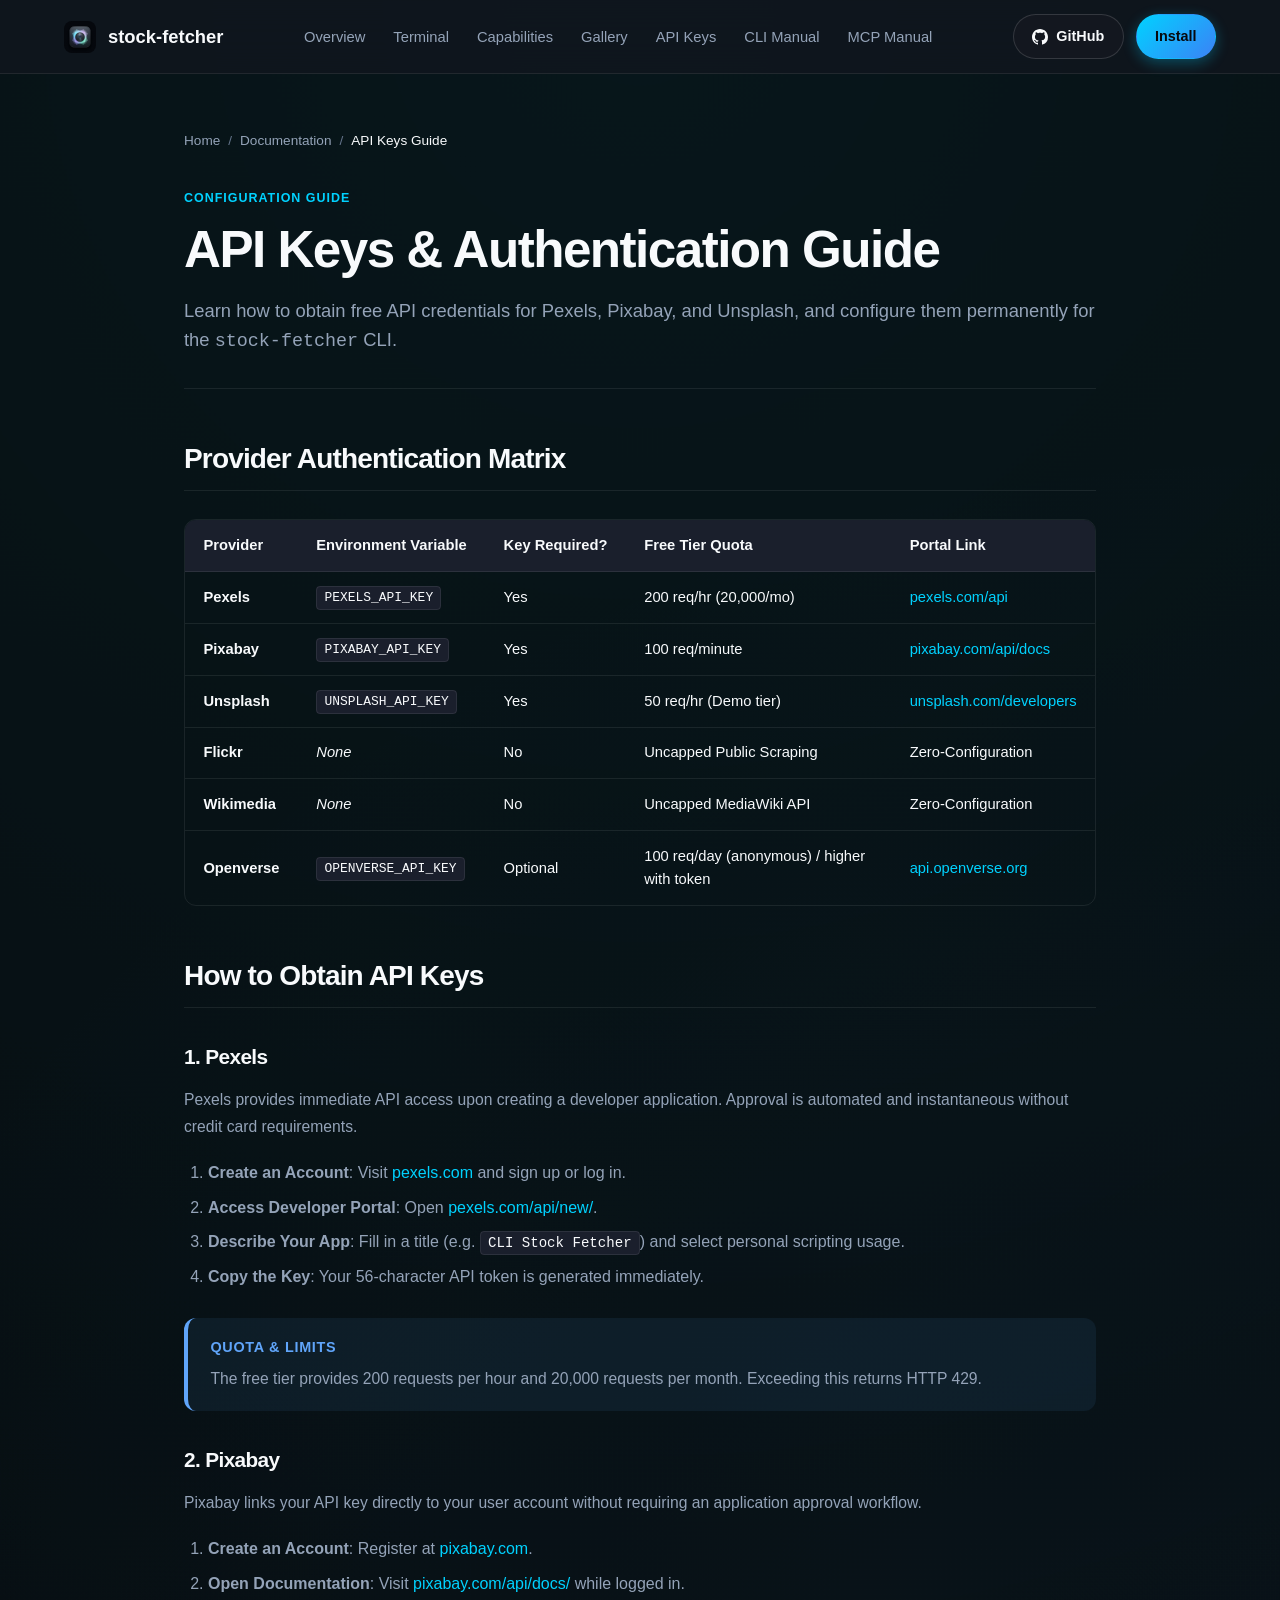
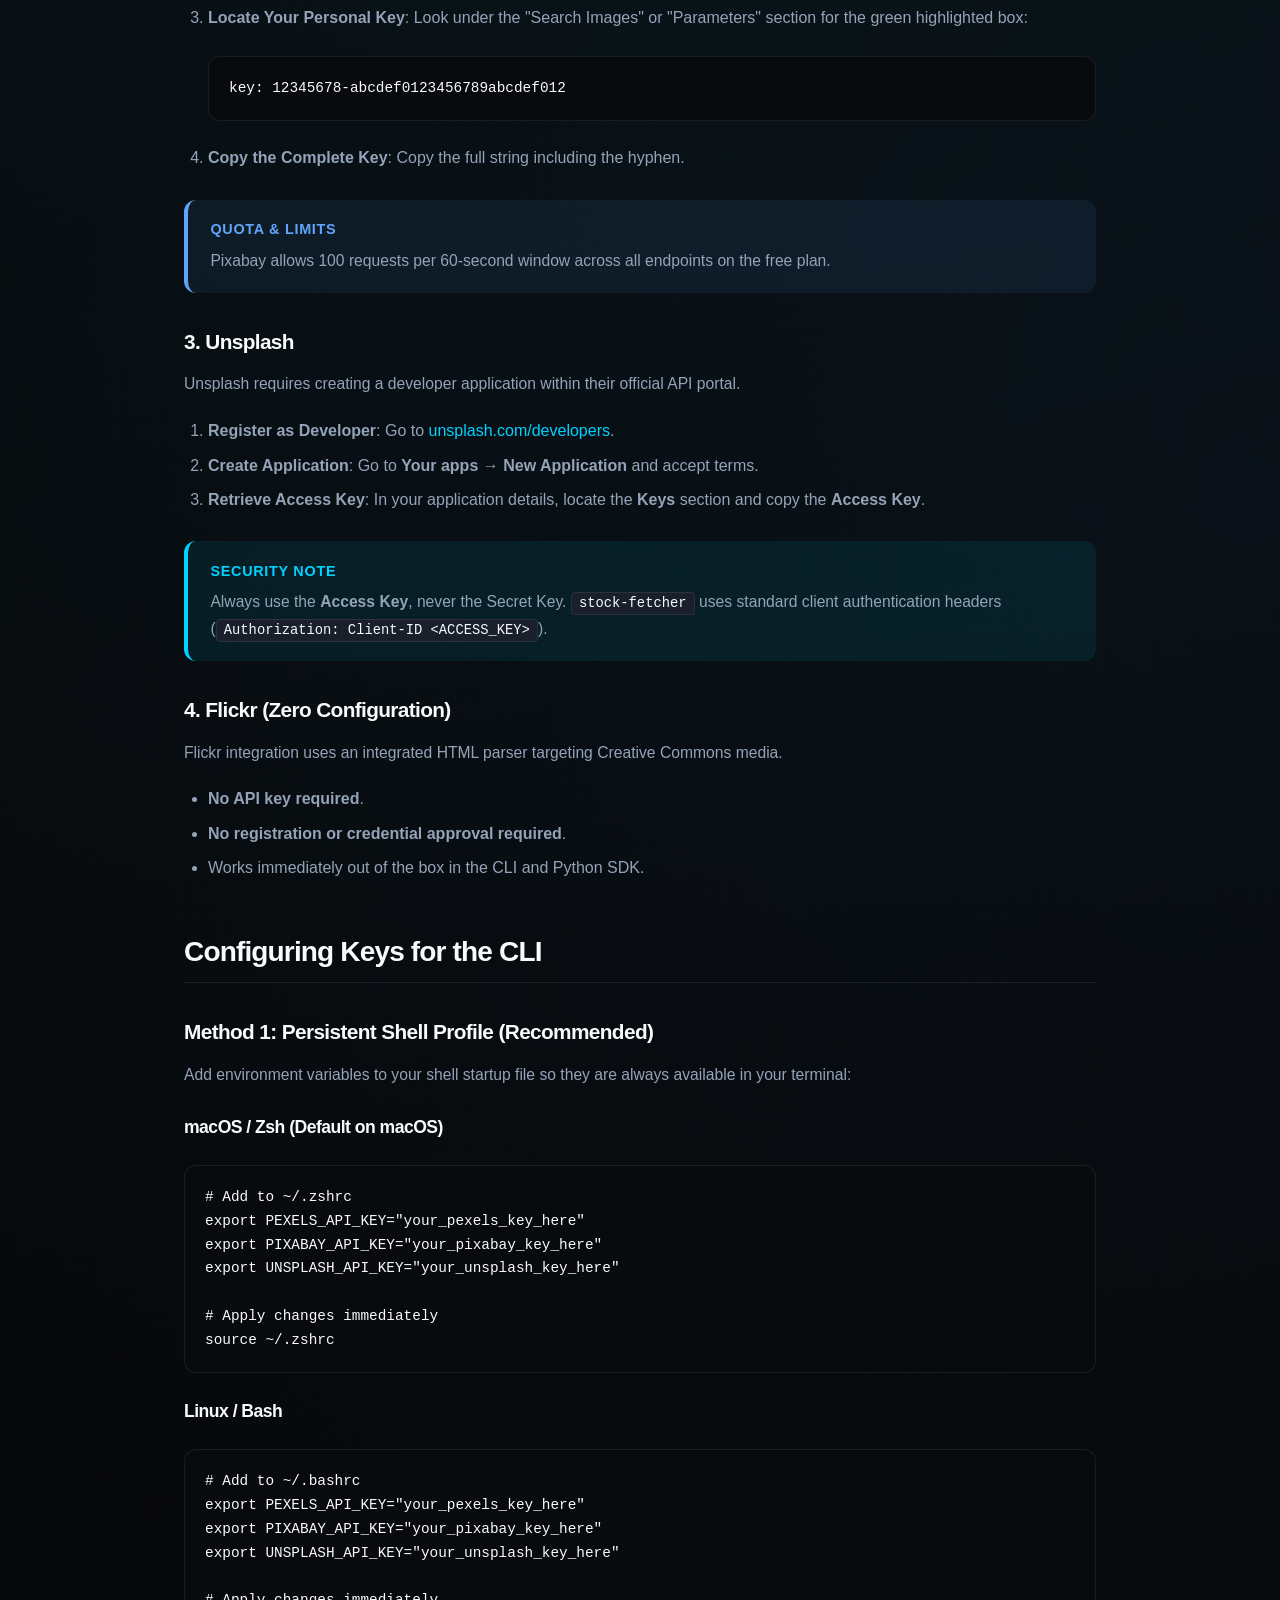
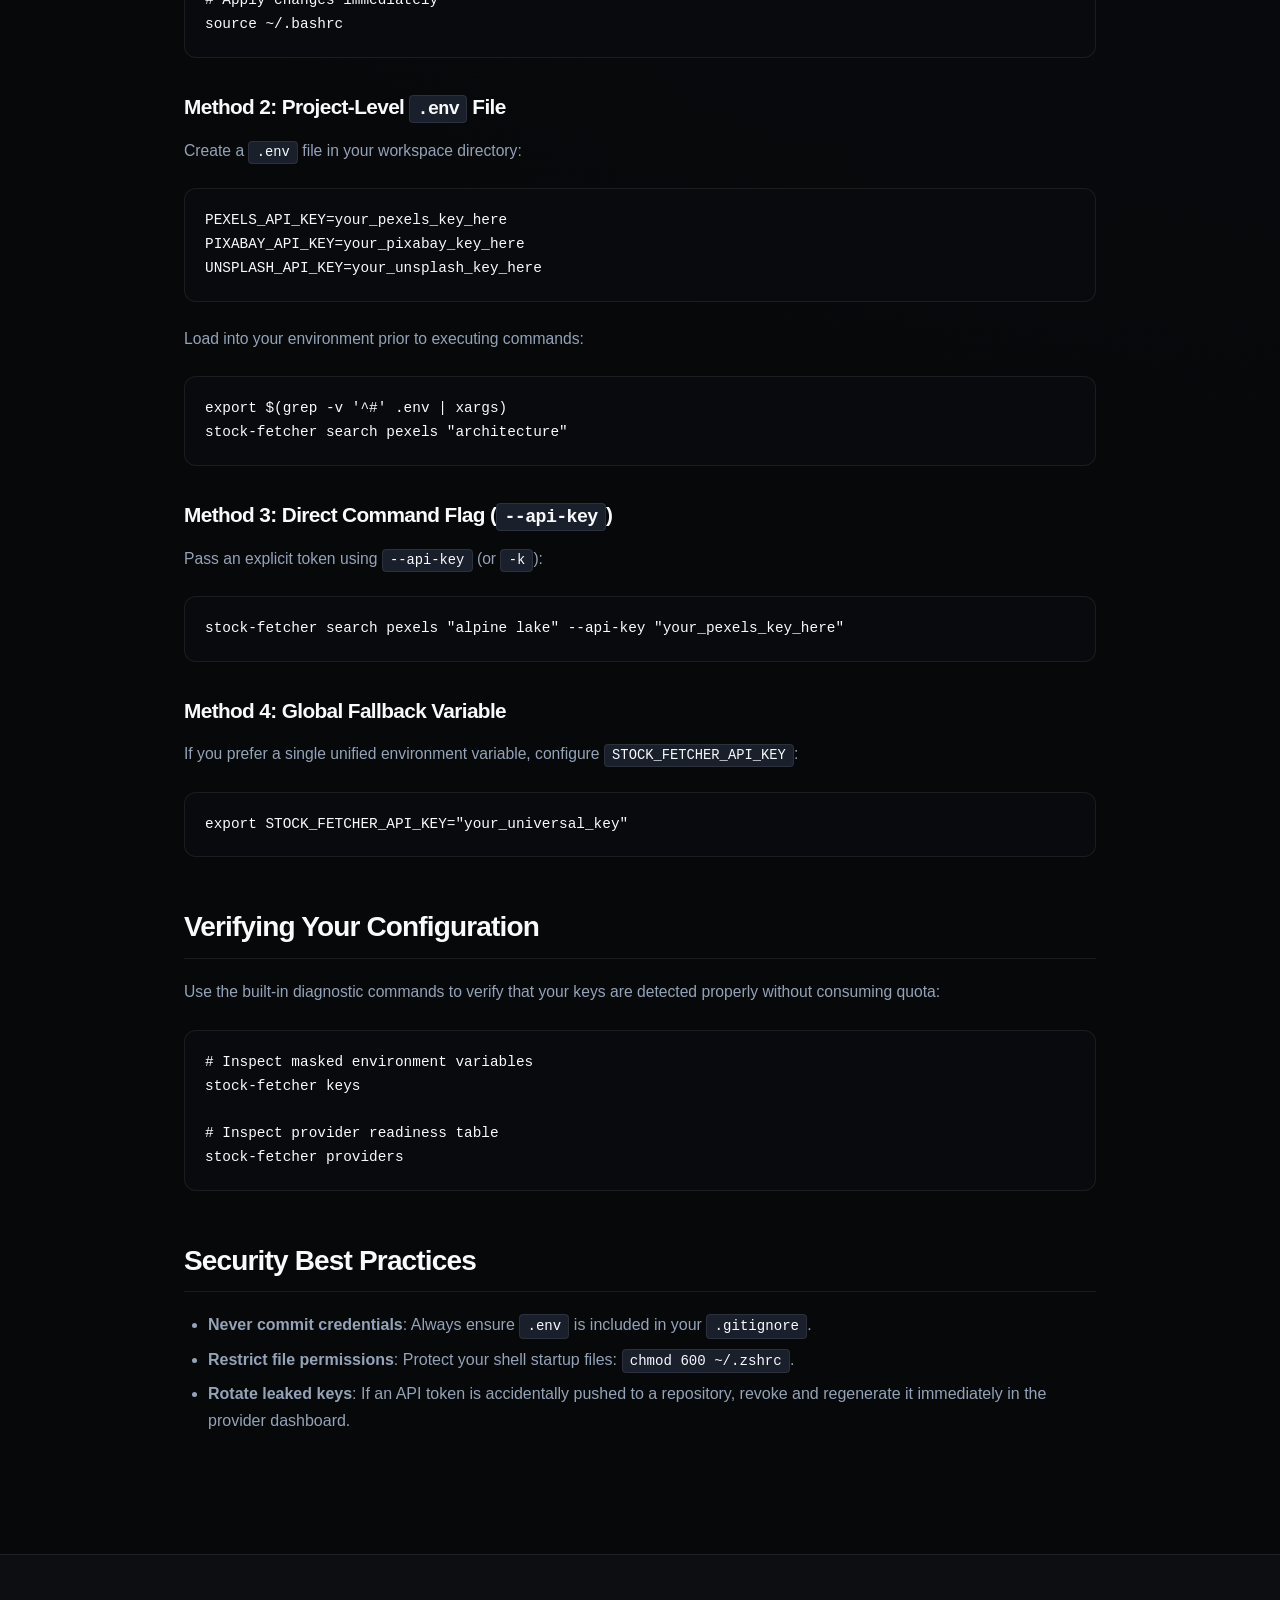
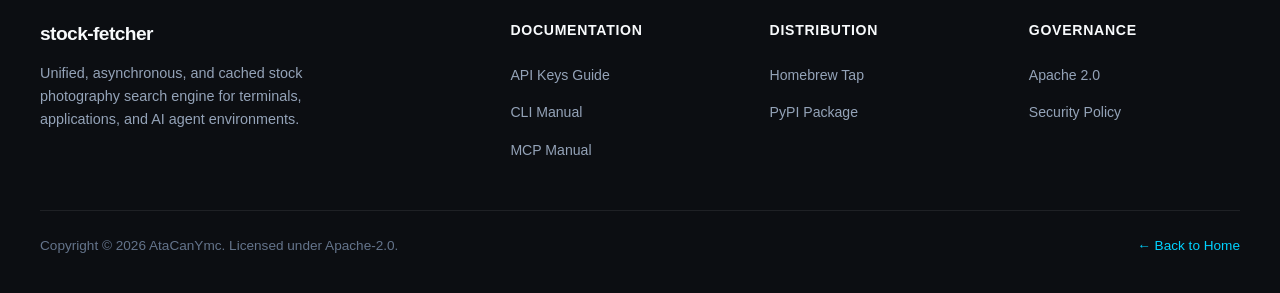
<file: site/api_keys_guide.html>
<!DOCTYPE html>
<html lang="en">
<head>
  <meta charset="UTF-8">
  <meta name="viewport" content="width=device-width, initial-scale=1.0">
  <meta name="color-scheme" content="dark">
  <meta name="description" content="Step-by-step guide to obtaining free API keys for Pexels, Pixabay, and Unsplash, and configuring them for the stock-fetcher CLI.">
  <title>API Keys &amp; Authentication Guide — stock-fetcher</title>
  <link rel="canonical" href="https://atacanymc.github.io/stock-fetcher/api_keys_guide.html">
  <link rel="stylesheet" href="style.css">
  <link rel="icon" type="image/png" href="assets/logo.png">
  <meta name="robots" content="index, follow">

  <!-- OpenGraph Metadata -->
  <meta property="og:site_name" content="stock-fetcher">
  <meta property="og:title" content="API Keys &amp; Authentication Guide — stock-fetcher">
  <meta property="og:description" content="Step-by-step guide to obtaining free API keys for Pexels, Pixabay, and Unsplash, and configuring them for the stock-fetcher CLI.">
  <meta property="og:type" content="article">
  <meta property="og:url" content="https://atacanymc.github.io/stock-fetcher/api_keys_guide.html">
  <meta property="og:image" content="https://atacanymc.github.io/stock-fetcher/assets/logo.png">

  <!-- Twitter Card Metadata -->
  <meta name="twitter:card" content="summary">
  <meta name="twitter:title" content="API Keys &amp; Authentication Guide — stock-fetcher">
  <meta name="twitter:description" content="Step-by-step guide to obtaining free API keys for Pexels, Pixabay, and Unsplash, and configuring them for the stock-fetcher CLI.">
  <meta name="twitter:image" content="https://atacanymc.github.io/stock-fetcher/assets/logo.png">

  <!-- Schema.org JSON-LD Structured Data -->
  <script type="application/ld+json">
  {
    "@context": "https://schema.org",
    "@graph": [
      {
        "@type": "TechArticle",
        "headline": "API Keys & Authentication Guide for stock-fetcher",
        "description": "Step-by-step guide to obtaining free API keys for Pexels, Pixabay, and Unsplash, and configuring them for the stock-fetcher CLI.",
        "url": "https://atacanymc.github.io/stock-fetcher/api_keys_guide.html",
        "author": {
          "@type": "Person",
          "name": "AtaCanYmc"
        }
      },
      {
        "@type": "BreadcrumbList",
        "itemListElement": [
          {
            "@type": "ListItem",
            "position": 1,
            "name": "Home",
            "item": "https://atacanymc.github.io/stock-fetcher/"
          },
          {
            "@type": "ListItem",
            "position": 2,
            "name": "Documentation",
            "item": "https://atacanymc.github.io/stock-fetcher/#overview"
          },
          {
            "@type": "ListItem",
            "position": 3,
            "name": "API Keys Guide",
            "item": "https://atacanymc.github.io/stock-fetcher/api_keys_guide.html"
          }
        ]
      }
    ]
  }
  </script>
</head>
<body>

  <!-- Sticky Frosted Navigation -->
  <header class="header-nav">
    <div class="nav-container">
      <a href="index.html" class="nav-brand">
        <img src="assets/logo.png" alt="stock-fetcher logo" width="32" height="32">
        <span>stock-fetcher</span>
      </a>
      <nav aria-label="Main Navigation">
        <ul class="nav-links">
          <li><a href="index.html#overview">Overview</a></li>
          <li><a href="index.html#terminal">Terminal</a></li>
          <li><a href="index.html#capabilities">Capabilities</a></li>
          <li><a href="index.html#gallery">Gallery</a></li>
          <li><a href="api_keys_guide.html">API Keys</a></li>
          <li><a href="cli_manual.html">CLI Manual</a></li>
          <li><a href="mcp_manual.html">MCP Manual</a></li>
        </ul>
      </nav>
      <div class="nav-actions">
        <a href="https://github.com/AtaCanYmc/stock-fetcher" class="btn btn-secondary" target="_blank" rel="noopener noreferrer">
          <svg width="16" height="16" viewBox="0 0 24 24" fill="currentColor"><path d="M12 0C5.37 0 0 5.37 0 12c0 5.31 3.435 9.795 8.205 11.385.6.105.825-.255.825-.57 0-.285-.015-1.23-.015-2.235-3.015.555-3.795-.735-4.035-1.41-.135-.345-.72-1.41-1.23-1.695-.42-.225-1.02-.78-.015-.795.945-.015 1.62.87 1.845 1.23 1.08 1.815 2.805 1.305 3.495.99.105-.78.42-1.305.765-1.605-2.67-.3-5.46-1.335-5.46-5.925 0-1.305.465-2.385 1.23-3.225-.12-.3-.54-1.53.12-3.18 0 0 1.005-.315 3.3 1.23.96-.27 1.98-.405 3-.405s2.04.135 3 .405c2.295-1.56 3.3-1.23 3.3-1.23.66 1.65.24 2.88.12 3.18.765.84 1.23 1.905 1.23 3.225 0 4.605-2.805 5.625-5.475 5.925.435.375.81 1.095.81 2.22 0 1.605-.015 2.895-.015 3.3 0 .315.225.69.825.57A12.02 12.02 0 0024 12c0-6.63-5.37-12-12-12z"/></svg>
          GitHub
        </a>
        <a href="index.html#install" class="btn btn-primary">Install</a>
      </div>
    </div>
  </header>

  <main class="doc-page">
    <nav class="doc-breadcrumbs" aria-label="Breadcrumbs">
      <a href="index.html">Home</a>
      <span>/</span>
      <a href="#">Documentation</a>
      <span>/</span>
      <span style="color:var(--color-text-primary);">API Keys Guide</span>
    </nav>

    <header class="doc-header">
      <span class="doc-badge">Configuration Guide</span>
      <h1 class="doc-title">API Keys &amp; Authentication Guide</h1>
      <p class="doc-lead">
        Learn how to obtain free API credentials for Pexels, Pixabay, and Unsplash, and configure them permanently for the <code>stock-fetcher</code> CLI.
      </p>
    </header>

    <article class="doc-content">
      <h2>Provider Authentication Matrix</h2>
      <div class="table-wrap">
        <table class="doc-table">
          <thead>
            <tr>
              <th>Provider</th>
              <th>Environment Variable</th>
              <th>Key Required?</th>
              <th>Free Tier Quota</th>
              <th>Portal Link</th>
            </tr>
          </thead>
          <tbody>
            <tr>
              <td><strong>Pexels</strong></td>
              <td><code>PEXELS_API_KEY</code></td>
              <td>Yes</td>
              <td>200 req/hr (20,000/mo)</td>
              <td><a href="https://www.pexels.com/api/" target="_blank" rel="noopener noreferrer">pexels.com/api</a></td>
            </tr>
            <tr>
              <td><strong>Pixabay</strong></td>
              <td><code>PIXABAY_API_KEY</code></td>
              <td>Yes</td>
              <td>100 req/minute</td>
              <td><a href="https://pixabay.com/api/docs/" target="_blank" rel="noopener noreferrer">pixabay.com/api/docs</a></td>
            </tr>
            <tr>
              <td><strong>Unsplash</strong></td>
              <td><code>UNSPLASH_API_KEY</code></td>
              <td>Yes</td>
              <td>50 req/hr (Demo tier)</td>
              <td><a href="https://unsplash.com/developers" target="_blank" rel="noopener noreferrer">unsplash.com/developers</a></td>
            </tr>
            <tr>
              <td><strong>Flickr</strong></td>
              <td><em>None</em></td>
              <td>No</td>
              <td>Uncapped Public Scraping</td>
              <td>Zero-Configuration</td>
            </tr>
            <tr>
              <td><strong>Wikimedia</strong></td>
              <td><em>None</em></td>
              <td>No</td>
              <td>Uncapped MediaWiki API</td>
              <td>Zero-Configuration</td>
            </tr>
            <tr>
              <td><strong>Openverse</strong></td>
              <td><code>OPENVERSE_API_KEY</code></td>
              <td>Optional</td>
              <td>100 req/day (anonymous) / higher with token</td>
              <td><a href="https://api.openverse.org/v1/" target="_blank" rel="noopener noreferrer">api.openverse.org</a></td>
            </tr>
          </tbody>
        </table>
      </div>

      <h2>How to Obtain API Keys</h2>

      <h3>1. Pexels</h3>
      <p>
        Pexels provides immediate API access upon creating a developer application. Approval is automated and instantaneous without credit card requirements.
      </p>
      <ol>
        <li><strong>Create an Account</strong>: Visit <a href="https://www.pexels.com/" target="_blank" rel="noopener noreferrer">pexels.com</a> and sign up or log in.</li>
        <li><strong>Access Developer Portal</strong>: Open <a href="https://www.pexels.com/api/new/" target="_blank" rel="noopener noreferrer">pexels.com/api/new/</a>.</li>
        <li><strong>Describe Your App</strong>: Fill in a title (e.g. <code>CLI Stock Fetcher</code>) and select personal scripting usage.</li>
        <li><strong>Copy the Key</strong>: Your 56-character API token is generated immediately.</li>
      </ol>

      <div class="callout callout-note">
        <div class="callout-title">Quota &amp; Limits</div>
        <p>The free tier provides 200 requests per hour and 20,000 requests per month. Exceeding this returns HTTP 429.</p>
      </div>

      <h3>2. Pixabay</h3>
      <p>
        Pixabay links your API key directly to your user account without requiring an application approval workflow.
      </p>
      <ol>
        <li><strong>Create an Account</strong>: Register at <a href="https://pixabay.com/" target="_blank" rel="noopener noreferrer">pixabay.com</a>.</li>
        <li><strong>Open Documentation</strong>: Visit <a href="https://pixabay.com/api/docs/" target="_blank" rel="noopener noreferrer">pixabay.com/api/docs/</a> while logged in.</li>
        <li><strong>Locate Your Personal Key</strong>: Look under the "Search Images" or "Parameters" section for the green highlighted box:
          <pre><code>key: 12345678-abcdef0123456789abcdef012</code></pre>
        </li>
        <li><strong>Copy the Complete Key</strong>: Copy the full string including the hyphen.</li>
      </ol>

      <div class="callout callout-note">
        <div class="callout-title">Quota &amp; Limits</div>
        <p>Pixabay allows 100 requests per 60-second window across all endpoints on the free plan.</p>
      </div>

      <h3>3. Unsplash</h3>
      <p>
        Unsplash requires creating a developer application within their official API portal.
      </p>
      <ol>
        <li><strong>Register as Developer</strong>: Go to <a href="https://unsplash.com/developers" target="_blank" rel="noopener noreferrer">unsplash.com/developers</a>.</li>
        <li><strong>Create Application</strong>: Go to <strong>Your apps</strong> &rarr; <strong>New Application</strong> and accept terms.</li>
        <li><strong>Retrieve Access Key</strong>: In your application details, locate the <strong>Keys</strong> section and copy the <strong>Access Key</strong>.</li>
      </ol>

      <div class="callout callout-important">
        <div class="callout-title">Security Note</div>
        <p>Always use the <strong>Access Key</strong>, never the Secret Key. <code>stock-fetcher</code> uses standard client authentication headers (<code>Authorization: Client-ID &lt;ACCESS_KEY&gt;</code>).</p>
      </div>

      <h3>4. Flickr (Zero Configuration)</h3>
      <p>
        Flickr integration uses an integrated HTML parser targeting Creative Commons media.
      </p>
      <ul>
        <li><strong>No API key required</strong>.</li>
        <li><strong>No registration or credential approval required</strong>.</li>
        <li>Works immediately out of the box in the CLI and Python SDK.</li>
      </ul>

      <h2>Configuring Keys for the CLI</h2>

      <h3>Method 1: Persistent Shell Profile (Recommended)</h3>
      <p>
        Add environment variables to your shell startup file so they are always available in your terminal:
      </p>

      <h4>macOS / Zsh (Default on macOS)</h4>
      <pre><code># Add to ~/.zshrc
export PEXELS_API_KEY="your_pexels_key_here"
export PIXABAY_API_KEY="your_pixabay_key_here"
export UNSPLASH_API_KEY="your_unsplash_key_here"

# Apply changes immediately
source ~/.zshrc</code></pre>

      <h4>Linux / Bash</h4>
      <pre><code># Add to ~/.bashrc
export PEXELS_API_KEY="your_pexels_key_here"
export PIXABAY_API_KEY="your_pixabay_key_here"
export UNSPLASH_API_KEY="your_unsplash_key_here"

# Apply changes immediately
source ~/.bashrc</code></pre>

      <h3>Method 2: Project-Level <code>.env</code> File</h3>
      <p>Create a <code>.env</code> file in your workspace directory:</p>
      <pre><code>PEXELS_API_KEY=your_pexels_key_here
PIXABAY_API_KEY=your_pixabay_key_here
UNSPLASH_API_KEY=your_unsplash_key_here</code></pre>
      <p>Load into your environment prior to executing commands:</p>
      <pre><code>export $(grep -v '^#' .env | xargs)
stock-fetcher search pexels "architecture"</code></pre>

      <h3>Method 3: Direct Command Flag (<code>--api-key</code>)</h3>
      <p>Pass an explicit token using <code>--api-key</code> (or <code>-k</code>):</p>
      <pre><code>stock-fetcher search pexels "alpine lake" --api-key "your_pexels_key_here"</code></pre>

      <h3>Method 4: Global Fallback Variable</h3>
      <p>If you prefer a single unified environment variable, configure <code>STOCK_FETCHER_API_KEY</code>:</p>
      <pre><code>export STOCK_FETCHER_API_KEY="your_universal_key"</code></pre>

      <h2>Verifying Your Configuration</h2>
      <p>
        Use the built-in diagnostic commands to verify that your keys are detected properly without consuming quota:
      </p>
      <pre><code># Inspect masked environment variables
stock-fetcher keys

# Inspect provider readiness table
stock-fetcher providers</code></pre>

      <h2>Security Best Practices</h2>
      <ul>
        <li><strong>Never commit credentials</strong>: Always ensure <code>.env</code> is included in your <code>.gitignore</code>.</li>
        <li><strong>Restrict file permissions</strong>: Protect your shell startup files: <code>chmod 600 ~/.zshrc</code>.</li>
        <li><strong>Rotate leaked keys</strong>: If an API token is accidentally pushed to a repository, revoke and regenerate it immediately in the provider dashboard.</li>
      </ul>
    </article>
  </main>

  <!-- Footer -->
  <footer class="footer-section">
    <div class="footer-container">
      <div class="footer-brand">
        <h4>stock-fetcher</h4>
        <p>Unified, asynchronous, and cached stock photography search engine for terminals, applications, and AI agent environments.</p>
      </div>
      <div class="footer-col">
        <h5>Documentation</h5>
        <ul>
          <li><a href="api_keys_guide.html">API Keys Guide</a></li>
          <li><a href="cli_manual.html">CLI Manual</a></li>
          <li><a href="mcp_manual.html">MCP Manual</a></li>
        </ul>
      </div>
      <div class="footer-col">
        <h5>Distribution</h5>
        <ul>
          <li><a href="https://github.com/AtaCanYmc/homebrew-tap" target="_blank" rel="noopener noreferrer">Homebrew Tap</a></li>
          <li><a href="https://pypi.org/project/stock-fetcher/" target="_blank" rel="noopener noreferrer">PyPI Package</a></li>
        </ul>
      </div>
      <div class="footer-col">
        <h5>Governance</h5>
        <ul>
          <li><a href="https://github.com/AtaCanYmc/stock-fetcher/blob/main/LICENSE" target="_blank" rel="noopener noreferrer">Apache 2.0</a></li>
          <li><a href="https://github.com/AtaCanYmc/stock-fetcher/blob/main/SECURITY.md" target="_blank" rel="noopener noreferrer">Security Policy</a></li>
        </ul>
      </div>
    </div>
    <div class="footer-bottom">
      <span>Copyright &copy; 2026 AtaCanYmc. Licensed under Apache-2.0.</span>
      <span><a href="index.html">&larr; Back to Home</a></span>
    </div>
  </footer>

  <script src="script.js"></script>
</body>
</html>
</file>
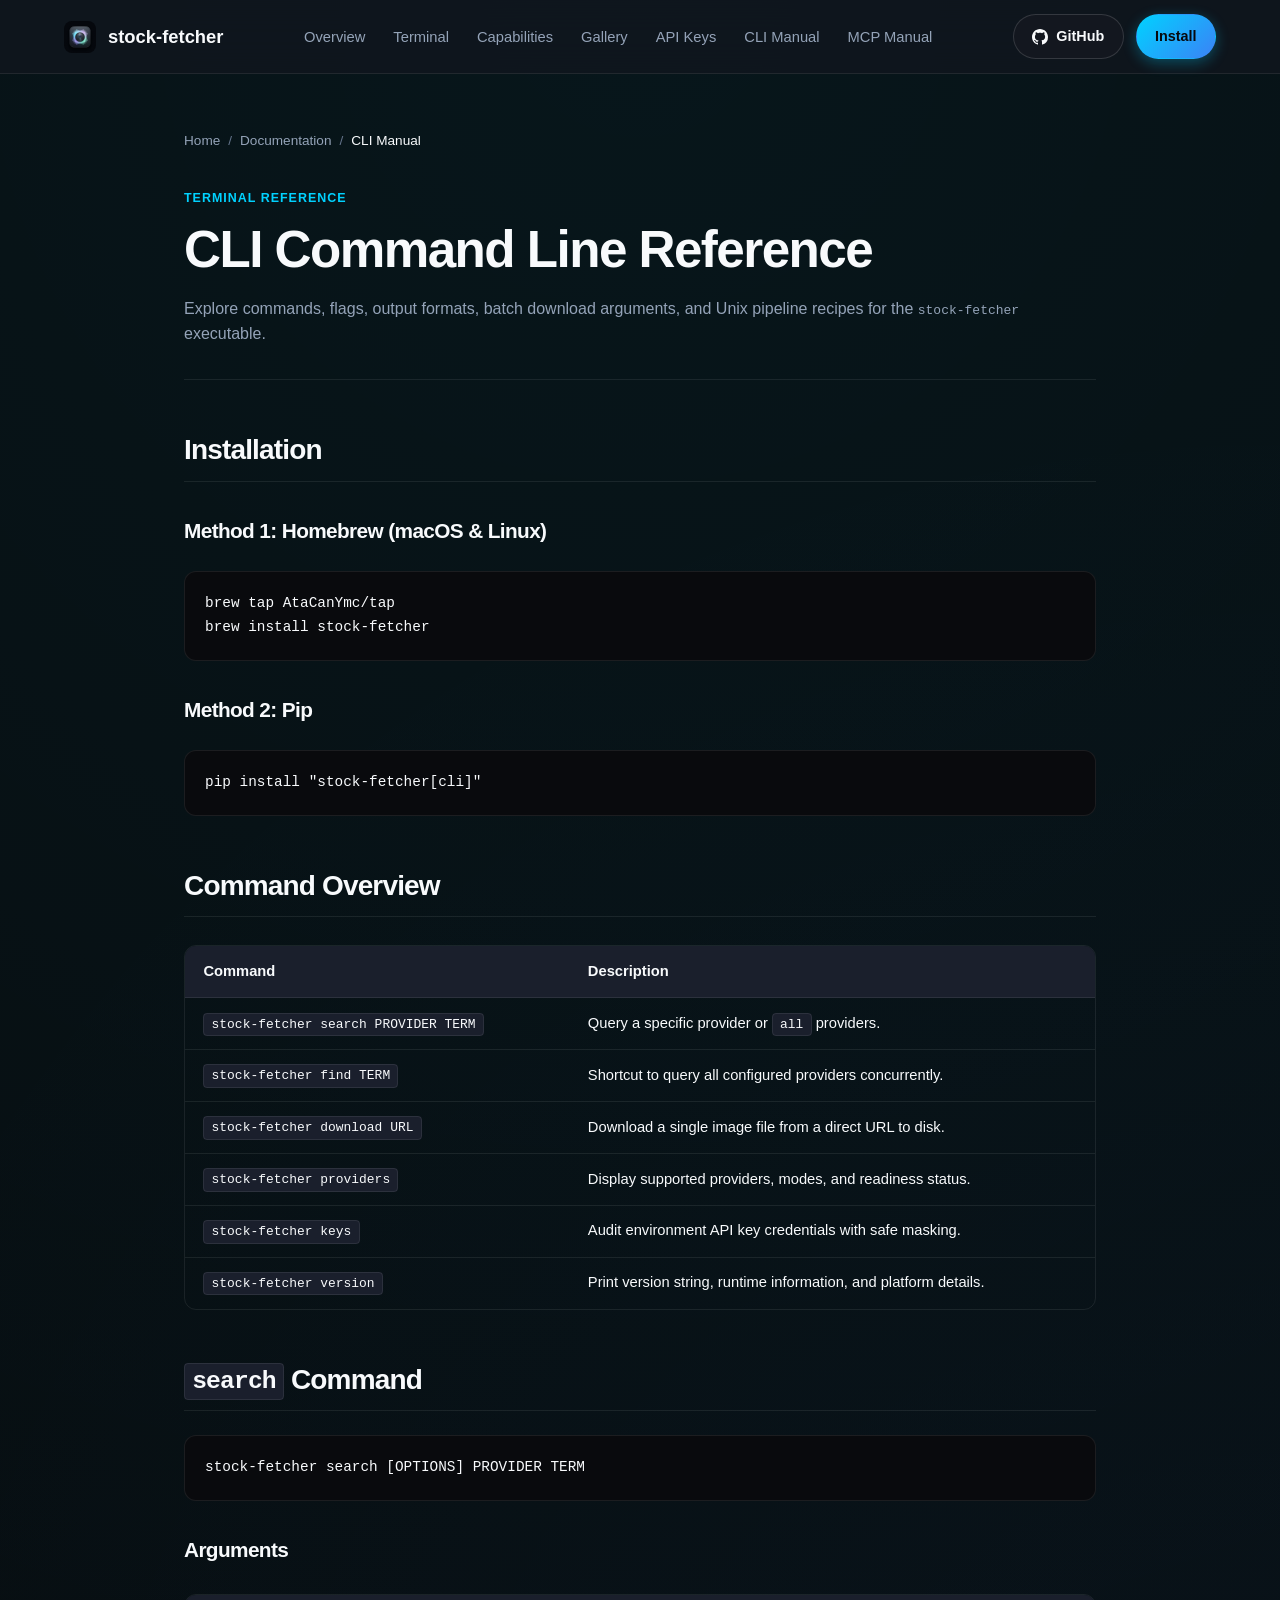
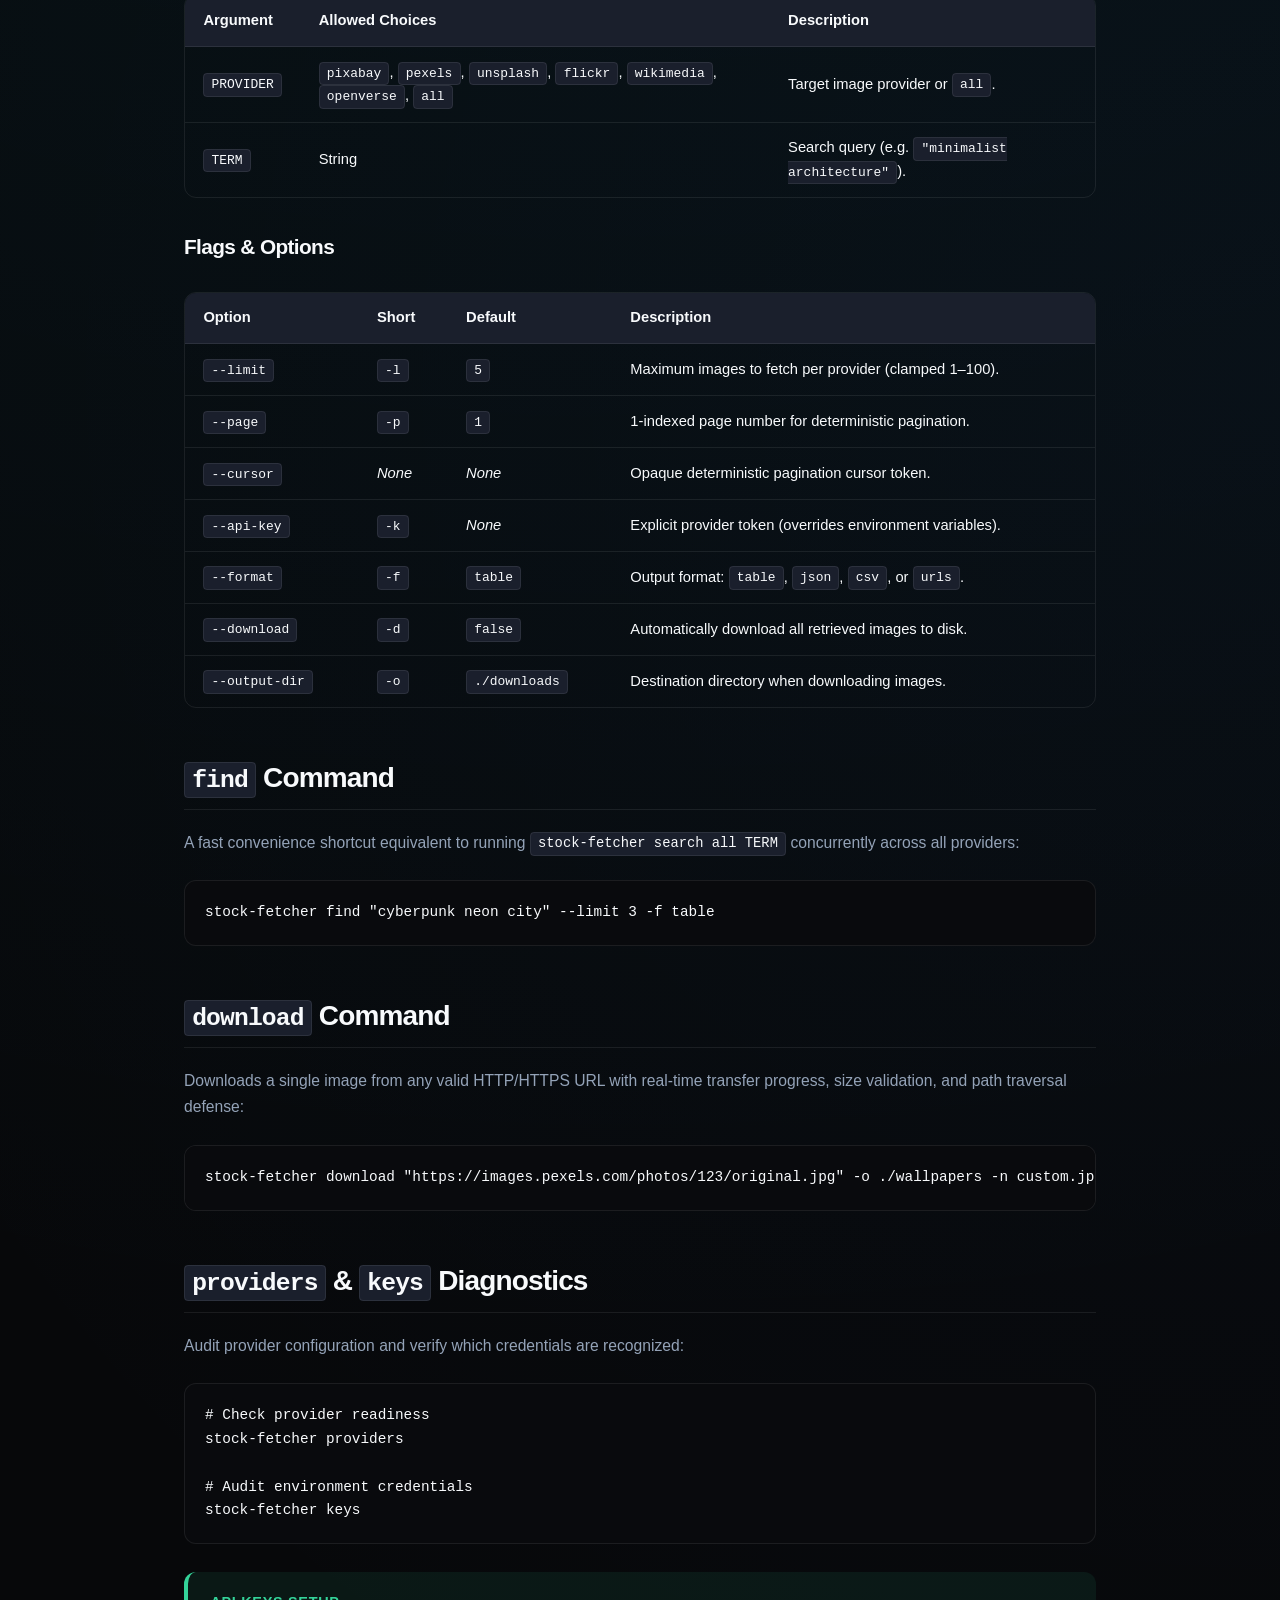
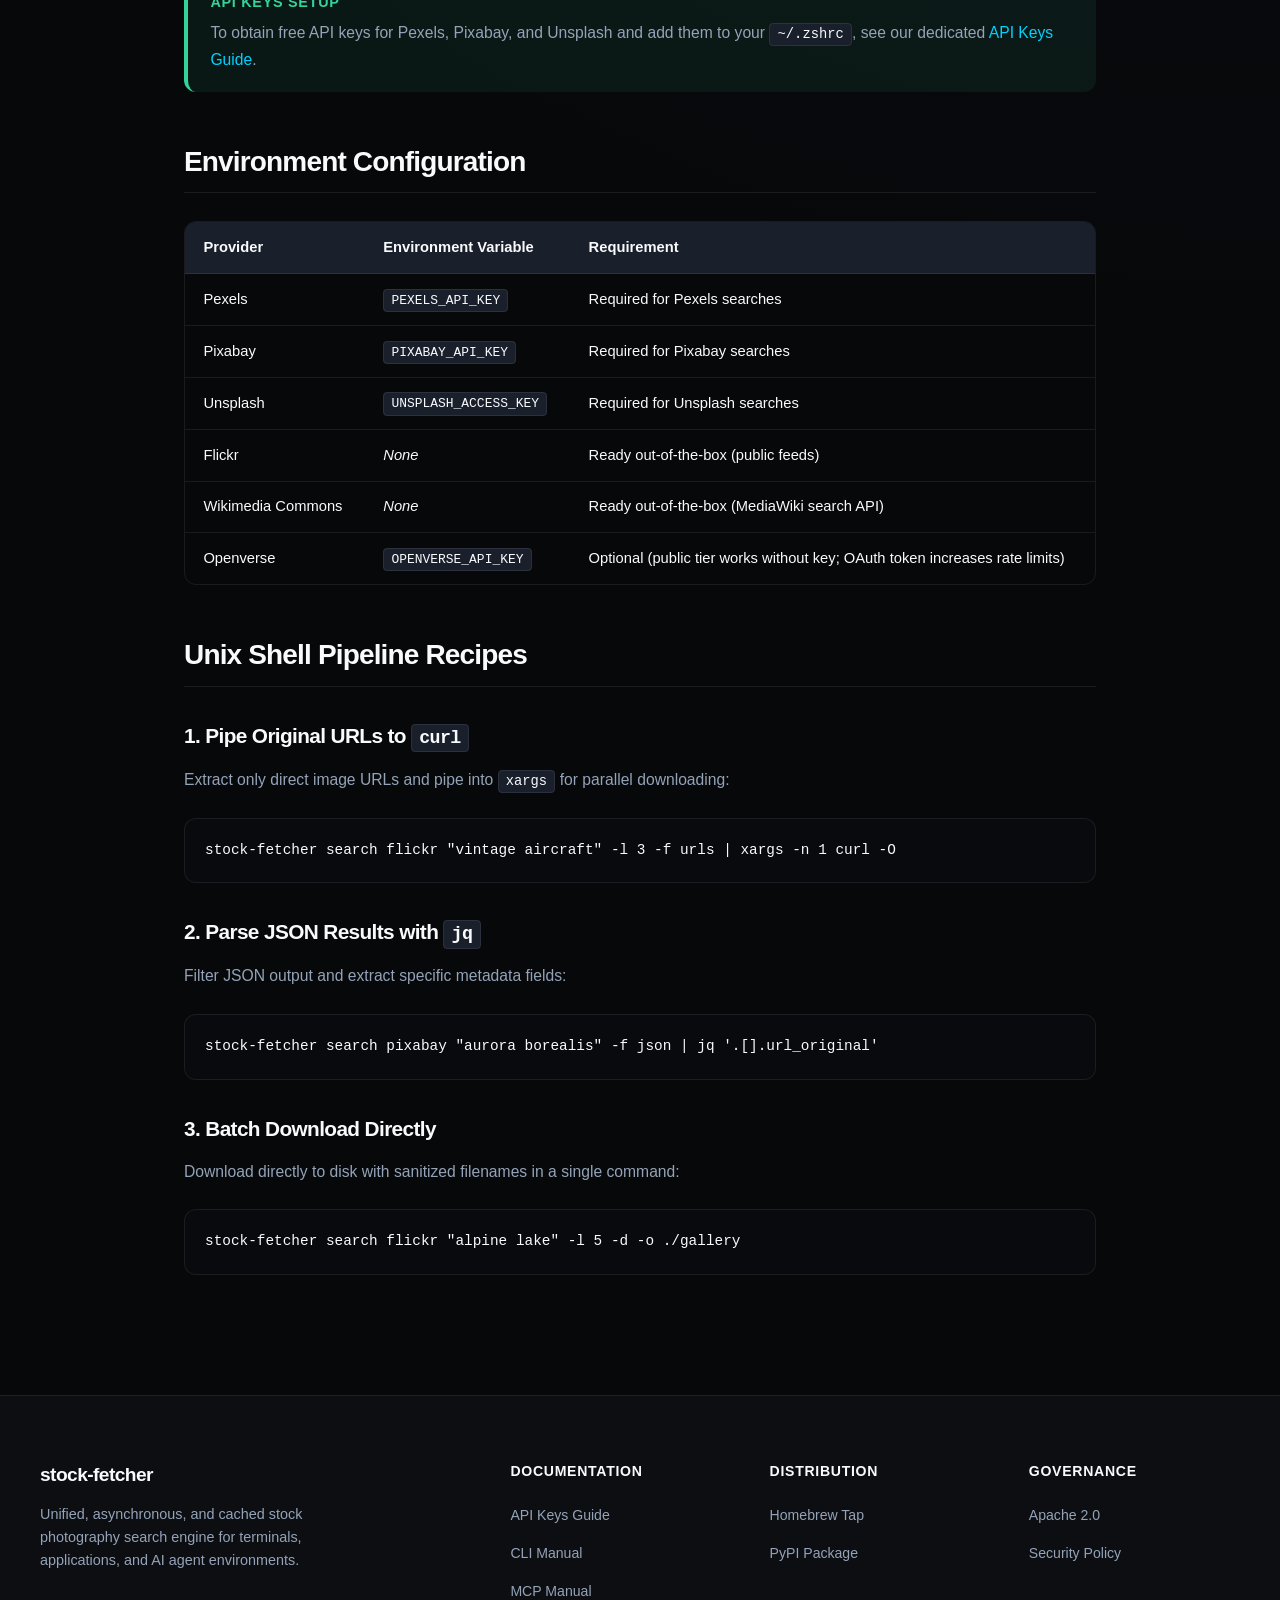
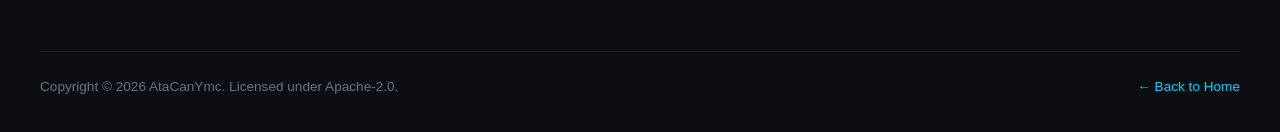
<file: site/cli_manual.html>
<!DOCTYPE html>
<html lang="en">
<head>
  <meta charset="UTF-8">
  <meta name="viewport" content="width=device-width, initial-scale=1.0">
  <meta name="color-scheme" content="dark">
  <meta name="description" content="Comprehensive manual for the stock-fetcher Command Line Interface (CLI): search, find, download, format options, and shell pipelines.">
  <title>CLI Manual &amp; Command Reference — stock-fetcher</title>
  <link rel="canonical" href="https://atacanymc.github.io/stock-fetcher/cli_manual.html">
  <link rel="stylesheet" href="style.css">
  <link rel="icon" type="image/png" href="assets/logo.png">
  <meta name="robots" content="index, follow">

  <!-- OpenGraph Metadata -->
  <meta property="og:site_name" content="stock-fetcher">
  <meta property="og:title" content="CLI Manual &amp; Command Reference — stock-fetcher">
  <meta property="og:description" content="Comprehensive manual for the stock-fetcher Command Line Interface (CLI): search, find, download, format options, and shell pipelines.">
  <meta property="og:type" content="article">
  <meta property="og:url" content="https://atacanymc.github.io/stock-fetcher/cli_manual.html">
  <meta property="og:image" content="https://atacanymc.github.io/stock-fetcher/assets/logo.png">

  <!-- Twitter Card Metadata -->
  <meta name="twitter:card" content="summary">
  <meta name="twitter:title" content="CLI Manual &amp; Command Reference — stock-fetcher">
  <meta name="twitter:description" content="Comprehensive manual for the stock-fetcher Command Line Interface (CLI): search, find, download, format options, and shell pipelines.">
  <meta name="twitter:image" content="https://atacanymc.github.io/stock-fetcher/assets/logo.png">

  <!-- Schema.org JSON-LD Structured Data -->
  <script type="application/ld+json">
  {
    "@context": "https://schema.org",
    "@graph": [
      {
        "@type": "TechArticle",
        "headline": "CLI Command Line Reference for stock-fetcher",
        "description": "Comprehensive manual for the stock-fetcher Command Line Interface (CLI): search, find, download, format options, and shell pipelines.",
        "url": "https://atacanymc.github.io/stock-fetcher/cli_manual.html",
        "author": {
          "@type": "Person",
          "name": "AtaCanYmc"
        }
      },
      {
        "@type": "BreadcrumbList",
        "itemListElement": [
          {
            "@type": "ListItem",
            "position": 1,
            "name": "Home",
            "item": "https://atacanymc.github.io/stock-fetcher/"
          },
          {
            "@type": "ListItem",
            "position": 2,
            "name": "Documentation",
            "item": "https://atacanymc.github.io/stock-fetcher/#overview"
          },
          {
            "@type": "ListItem",
            "position": 3,
            "name": "CLI Manual",
            "item": "https://atacanymc.github.io/stock-fetcher/cli_manual.html"
          }
        ]
      }
    ]
  }
  </script>
</head>
<body>

  <!-- Sticky Frosted Navigation -->
  <header class="header-nav">
    <div class="nav-container">
      <a href="index.html" class="nav-brand">
        <img src="assets/logo.png" alt="stock-fetcher logo" width="32" height="32">
        <span>stock-fetcher</span>
      </a>
      <nav aria-label="Main Navigation">
        <ul class="nav-links">
          <li><a href="index.html#overview">Overview</a></li>
          <li><a href="index.html#terminal">Terminal</a></li>
          <li><a href="index.html#capabilities">Capabilities</a></li>
          <li><a href="index.html#gallery">Gallery</a></li>
          <li><a href="api_keys_guide.html">API Keys</a></li>
          <li><a href="cli_manual.html">CLI Manual</a></li>
          <li><a href="mcp_manual.html">MCP Manual</a></li>
        </ul>
      </nav>
      <div class="nav-actions">
        <a href="https://github.com/AtaCanYmc/stock-fetcher" class="btn btn-secondary" target="_blank" rel="noopener noreferrer">
          <svg width="16" height="16" viewBox="0 0 24 24" fill="currentColor"><path d="M12 0C5.37 0 0 5.37 0 12c0 5.31 3.435 9.795 8.205 11.385.6.105.825-.255.825-.57 0-.285-.015-1.23-.015-2.235-3.015.555-3.795-.735-4.035-1.41-.135-.345-.72-1.41-1.23-1.695-.42-.225-1.02-.78-.015-.795.945-.015 1.62.87 1.845 1.23 1.08 1.815 2.805 1.305 3.495.99.105-.78.42-1.305.765-1.605-2.67-.3-5.46-1.335-5.46-5.925 0-1.305.465-2.385 1.23-3.225-.12-.3-.54-1.53.12-3.18 0 0 1.005-.315 3.3 1.23.96-.27 1.98-.405 3-.405s2.04.135 3 .405c2.295-1.56 3.3-1.23 3.3-1.23.66 1.65.24 2.88.12 3.18.765.84 1.23 1.905 1.23 3.225 0 4.605-2.805 5.625-5.475 5.925.435.375.81 1.095.81 2.22 0 1.605-.015 2.895-.015 3.3 0 .315.225.69.825.57A12.02 12.02 0 0024 12c0-6.63-5.37-12-12-12z"/></svg>
          GitHub
        </a>
        <a href="index.html#install" class="btn btn-primary">Install</a>
      </div>
    </div>
  </header>

  <main class="doc-page">
    <nav class="doc-breadcrumbs" aria-label="Breadcrumbs">
      <a href="index.html">Home</a>
      <span>/</span>
      <a href="#">Documentation</a>
      <span>/</span>
      <span style="color:var(--color-text-primary);">CLI Manual</span>
    </nav>

    <header class="doc-header">
      <span class="doc-badge">Terminal Reference</span>
      <h1 class="doc-title">CLI Command Line Reference</h1>
      <p class="docLead">
        Explore commands, flags, output formats, batch download arguments, and Unix pipeline recipes for the <code>stock-fetcher</code> executable.
      </p>
    </header>

    <article class="doc-content">
      <h2>Installation</h2>
      <h3>Method 1: Homebrew (macOS &amp; Linux)</h3>
      <pre><code>brew tap AtaCanYmc/tap
brew install stock-fetcher</code></pre>

      <h3>Method 2: Pip</h3>
      <pre><code>pip install "stock-fetcher[cli]"</code></pre>

      <h2>Command Overview</h2>
      <div class="table-wrap">
        <table class="doc-table">
          <thead>
            <tr>
              <th>Command</th>
              <th>Description</th>
            </tr>
          </thead>
          <tbody>
            <tr>
              <td><code>stock-fetcher search PROVIDER TERM</code></td>
              <td>Query a specific provider or <code>all</code> providers.</td>
            </tr>
            <tr>
              <td><code>stock-fetcher find TERM</code></td>
              <td>Shortcut to query all configured providers concurrently.</td>
            </tr>
            <tr>
              <td><code>stock-fetcher download URL</code></td>
              <td>Download a single image file from a direct URL to disk.</td>
            </tr>
            <tr>
              <td><code>stock-fetcher providers</code></td>
              <td>Display supported providers, modes, and readiness status.</td>
            </tr>
            <tr>
              <td><code>stock-fetcher keys</code></td>
              <td>Audit environment API key credentials with safe masking.</td>
            </tr>
            <tr>
              <td><code>stock-fetcher version</code></td>
              <td>Print version string, runtime information, and platform details.</td>
            </tr>
          </tbody>
        </table>
      </div>

      <h2><code>search</code> Command</h2>
      <pre><code>stock-fetcher search [OPTIONS] PROVIDER TERM</code></pre>

      <h3>Arguments</h3>
      <div class="table-wrap">
        <table class="doc-table">
          <thead>
            <tr>
              <th>Argument</th>
              <th>Allowed Choices</th>
              <th>Description</th>
            </tr>
          </thead>
          <tbody>
            <tr>
              <td><code>PROVIDER</code></td>
              <td><code>pixabay</code>, <code>pexels</code>, <code>unsplash</code>, <code>flickr</code>, <code>wikimedia</code>, <code>openverse</code>, <code>all</code></td>
              <td>Target image provider or <code>all</code>.</td>
            </tr>
            <tr>
              <td><code>TERM</code></td>
              <td>String</td>
              <td>Search query (e.g. <code>"minimalist architecture"</code>).</td>
            </tr>
          </tbody>
        </table>
      </div>

      <h3>Flags &amp; Options</h3>
      <div class="table-wrap">
        <table class="doc-table">
          <thead>
            <tr>
              <th>Option</th>
              <th>Short</th>
              <th>Default</th>
              <th>Description</th>
            </tr>
          </thead>
          <tbody>
            <tr>
              <td><code>--limit</code></td>
              <td><code>-l</code></td>
              <td><code>5</code></td>
              <td>Maximum images to fetch per provider (clamped 1&ndash;100).</td>
            </tr>
            <tr>
              <td><code>--page</code></td>
              <td><code>-p</code></td>
              <td><code>1</code></td>
              <td>1-indexed page number for deterministic pagination.</td>
            </tr>
            <tr>
              <td><code>--cursor</code></td>
              <td><em>None</em></td>
              <td><em>None</em></td>
              <td>Opaque deterministic pagination cursor token.</td>
            </tr>
            <tr>
              <td><code>--api-key</code></td>
              <td><code>-k</code></td>
              <td><em>None</em></td>
              <td>Explicit provider token (overrides environment variables).</td>
            </tr>
            <tr>
              <td><code>--format</code></td>
              <td><code>-f</code></td>
              <td><code>table</code></td>
              <td>Output format: <code>table</code>, <code>json</code>, <code>csv</code>, or <code>urls</code>.</td>
            </tr>
            <tr>
              <td><code>--download</code></td>
              <td><code>-d</code></td>
              <td><code>false</code></td>
              <td>Automatically download all retrieved images to disk.</td>
            </tr>
            <tr>
              <td><code>--output-dir</code></td>
              <td><code>-o</code></td>
              <td><code>./downloads</code></td>
              <td>Destination directory when downloading images.</td>
            </tr>
          </tbody>
        </table>
      </div>

      <h2><code>find</code> Command</h2>
      <p>
        A fast convenience shortcut equivalent to running <code>stock-fetcher search all TERM</code> concurrently across all providers:
      </p>
      <pre><code>stock-fetcher find "cyberpunk neon city" --limit 3 -f table</code></pre>

      <h2><code>download</code> Command</h2>
      <p>
        Downloads a single image from any valid HTTP/HTTPS URL with real-time transfer progress, size validation, and path traversal defense:
      </p>
      <pre><code>stock-fetcher download "https://images.pexels.com/photos/123/original.jpg" -o ./wallpapers -n custom.jpg</code></pre>

      <h2><code>providers</code> &amp; <code>keys</code> Diagnostics</h2>
      <p>Audit provider configuration and verify which credentials are recognized:</p>
      <pre><code># Check provider readiness
stock-fetcher providers

# Audit environment credentials
stock-fetcher keys</code></pre>

      <div class="callout callout-tip">
        <div class="callout-title">API Keys Setup</div>
        <p>To obtain free API keys for Pexels, Pixabay, and Unsplash and add them to your <code>~/.zshrc</code>, see our dedicated <a href="api_keys_guide.html">API Keys Guide</a>.</p>
      </div>

      <h2>Environment Configuration</h2>
      <div class="table-wrap">
        <table class="doc-table">
          <thead>
            <tr>
              <th>Provider</th>
              <th>Environment Variable</th>
              <th>Requirement</th>
            </tr>
          </thead>
          <tbody>
            <tr>
              <td>Pexels</td>
              <td><code>PEXELS_API_KEY</code></td>
              <td>Required for Pexels searches</td>
            </tr>
            <tr>
              <td>Pixabay</td>
              <td><code>PIXABAY_API_KEY</code></td>
              <td>Required for Pixabay searches</td>
            </tr>
            <tr>
              <td>Unsplash</td>
              <td><code>UNSPLASH_ACCESS_KEY</code></td>
              <td>Required for Unsplash searches</td>
            </tr>
            <tr>
              <td>Flickr</td>
              <td><em>None</em></td>
              <td>Ready out-of-the-box (public feeds)</td>
            </tr>
            <tr>
              <td>Wikimedia Commons</td>
              <td><em>None</em></td>
              <td>Ready out-of-the-box (MediaWiki search API)</td>
            </tr>
            <tr>
              <td>Openverse</td>
              <td><code>OPENVERSE_API_KEY</code></td>
              <td>Optional (public tier works without key; OAuth token increases rate limits)</td>
            </tr>
          </tbody>
        </table>
      </div>

      <h2>Unix Shell Pipeline Recipes</h2>

      <h3>1. Pipe Original URLs to <code>curl</code></h3>
      <p>Extract only direct image URLs and pipe into <code>xargs</code> for parallel downloading:</p>
      <pre><code>stock-fetcher search flickr "vintage aircraft" -l 3 -f urls | xargs -n 1 curl -O</code></pre>

      <h3>2. Parse JSON Results with <code>jq</code></h3>
      <p>Filter JSON output and extract specific metadata fields:</p>
      <pre><code>stock-fetcher search pixabay "aurora borealis" -f json | jq '.[].url_original'</code></pre>

      <h3>3. Batch Download Directly</h3>
      <p>Download directly to disk with sanitized filenames in a single command:</p>
      <pre><code>stock-fetcher search flickr "alpine lake" -l 5 -d -o ./gallery</code></pre>
    </article>
  </main>

  <!-- Footer -->
  <footer class="footer-section">
    <div class="footer-container">
      <div class="footer-brand">
        <h4>stock-fetcher</h4>
        <p>Unified, asynchronous, and cached stock photography search engine for terminals, applications, and AI agent environments.</p>
      </div>
      <div class="footer-col">
        <h5>Documentation</h5>
        <ul>
          <li><a href="api_keys_guide.html">API Keys Guide</a></li>
          <li><a href="cli_manual.html">CLI Manual</a></li>
          <li><a href="mcp_manual.html">MCP Manual</a></li>
        </ul>
      </div>
      <div class="footer-col">
        <h5>Distribution</h5>
        <ul>
          <li><a href="https://github.com/AtaCanYmc/homebrew-tap" target="_blank" rel="noopener noreferrer">Homebrew Tap</a></li>
          <li><a href="https://pypi.org/project/stock-fetcher/" target="_blank" rel="noopener noreferrer">PyPI Package</a></li>
        </ul>
      </div>
      <div class="footer-col">
        <h5>Governance</h5>
        <ul>
          <li><a href="https://github.com/AtaCanYmc/stock-fetcher/blob/main/LICENSE" target="_blank" rel="noopener noreferrer">Apache 2.0</a></li>
          <li><a href="https://github.com/AtaCanYmc/stock-fetcher/blob/main/SECURITY.md" target="_blank" rel="noopener noreferrer">Security Policy</a></li>
        </ul>
      </div>
    </div>
    <div class="footer-bottom">
      <span>Copyright &copy; 2026 AtaCanYmc. Licensed under Apache-2.0.</span>
      <span><a href="index.html">&larr; Back to Home</a></span>
    </div>
  </footer>

  <script src="script.js"></script>
</body>
</html>
</file>
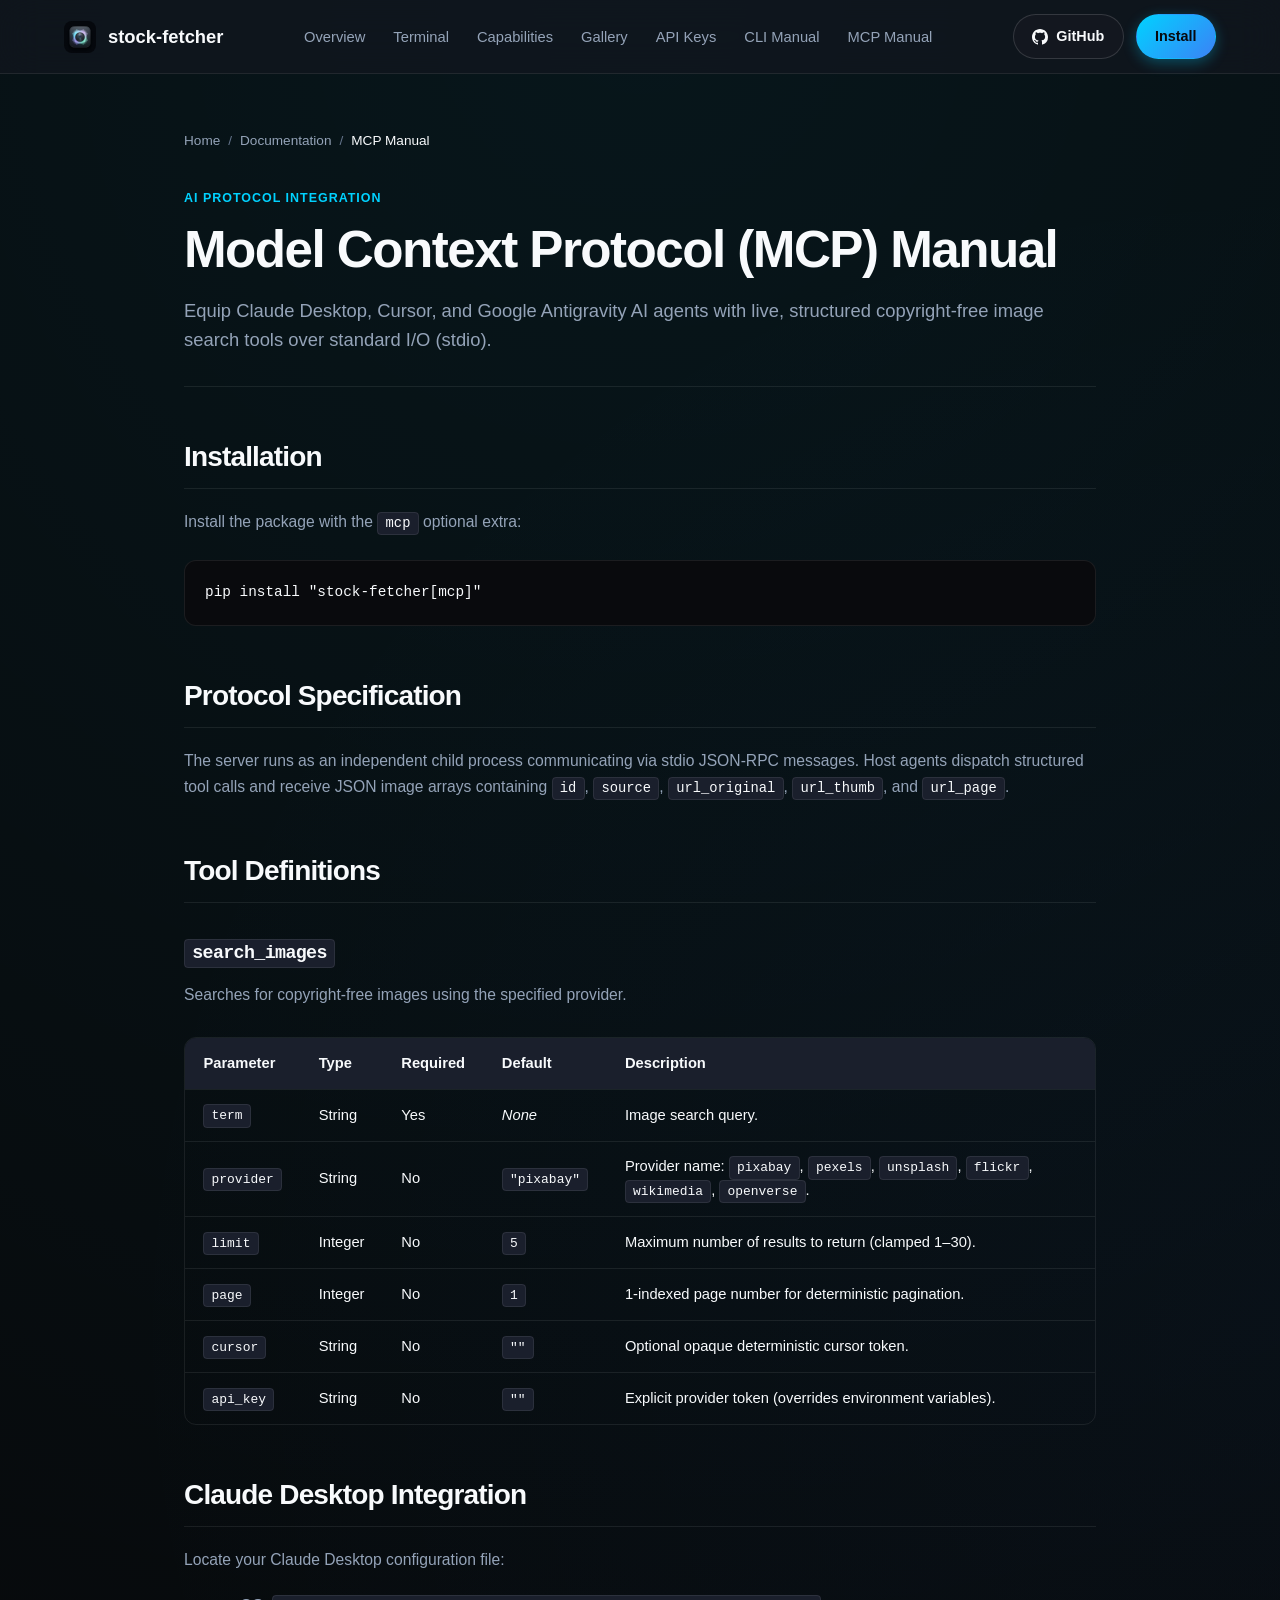
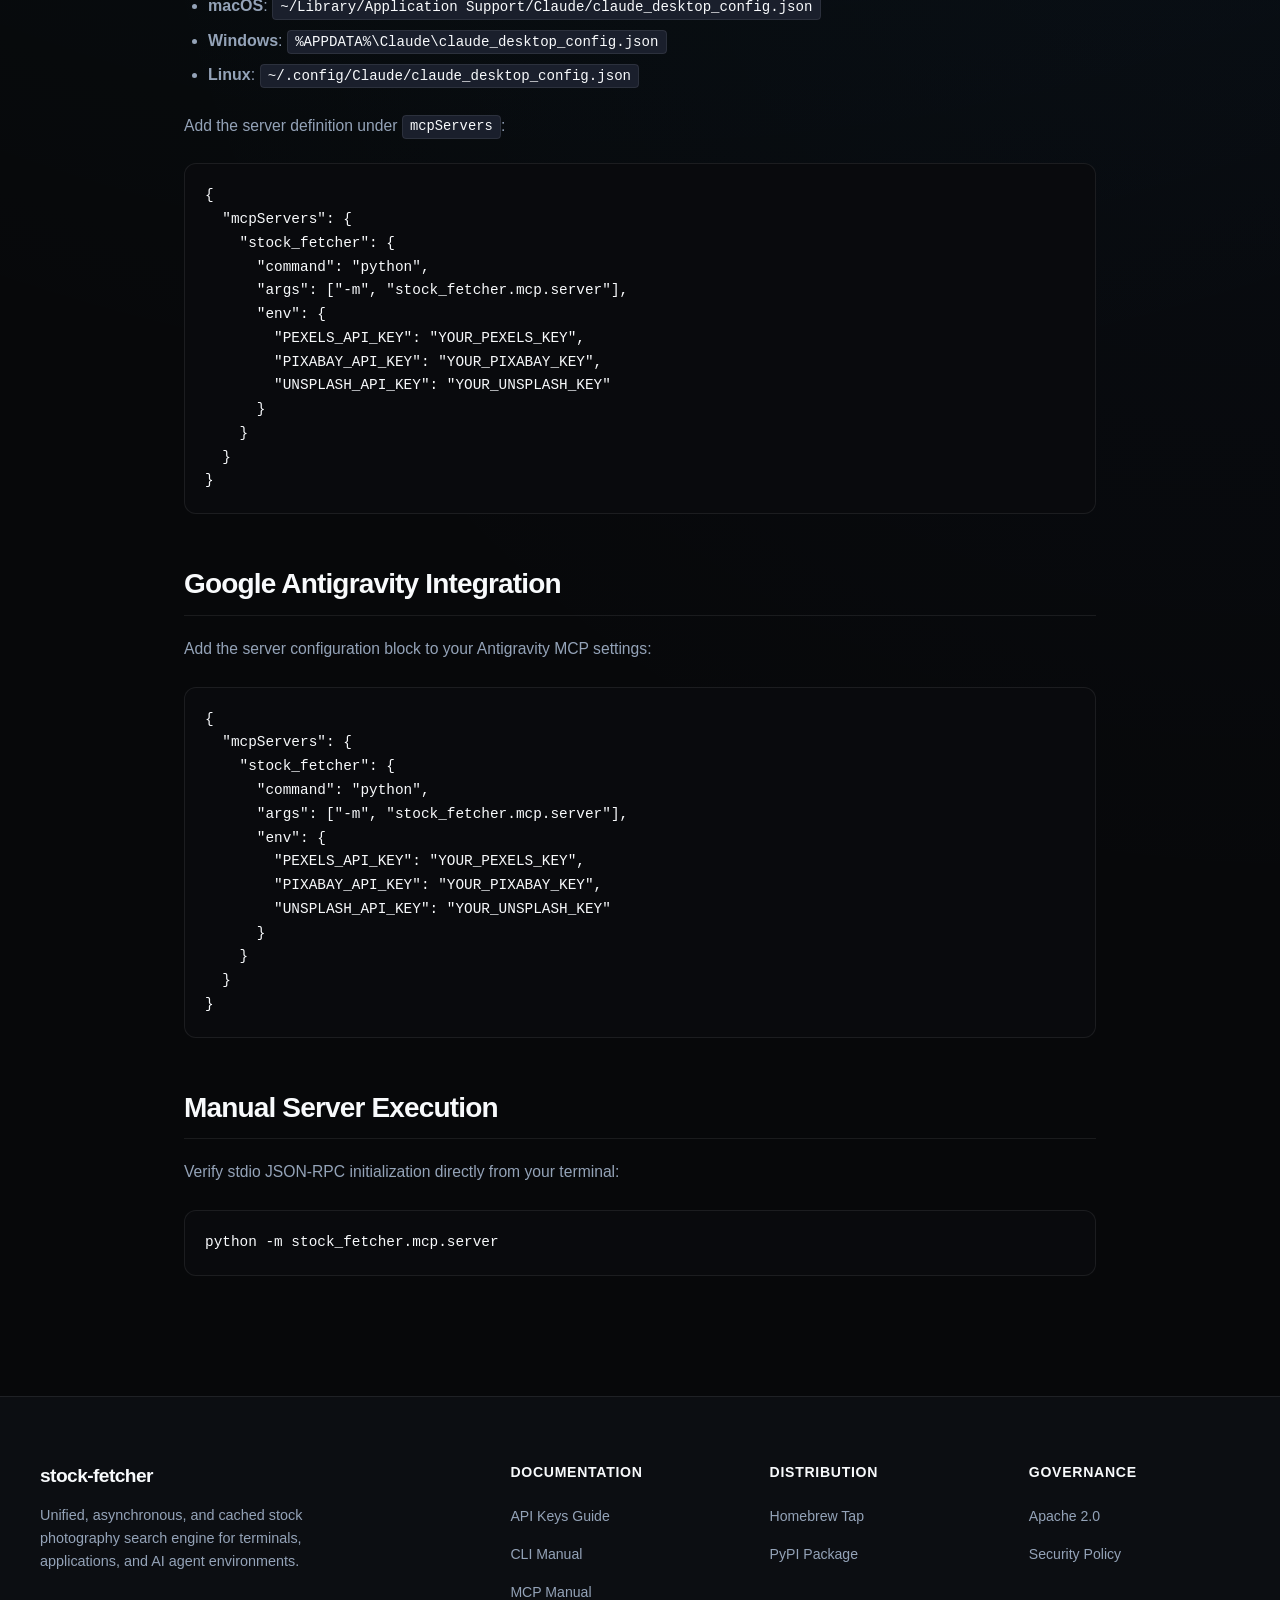
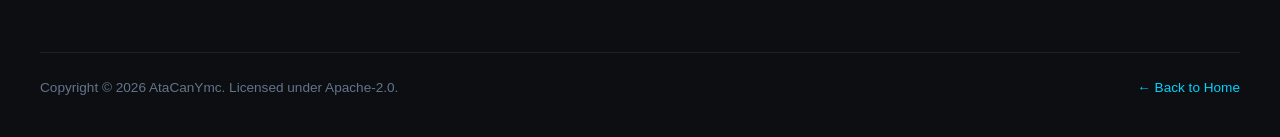
<file: site/mcp_manual.html>
<!DOCTYPE html>
<html lang="en">
<head>
  <meta charset="UTF-8">
  <meta name="viewport" content="width=device-width, initial-scale=1.0">
  <meta name="color-scheme" content="dark">
  <meta name="description" content="Model Context Protocol (MCP) server manual for stock-fetcher: connect AI agents in Claude Desktop and Antigravity to copyright-free stock photography tools.">
  <title>MCP Manual &amp; Agent Integration — stock-fetcher</title>
  <link rel="canonical" href="https://atacanymc.github.io/stock-fetcher/mcp_manual.html">
  <link rel="stylesheet" href="style.css">
  <link rel="icon" type="image/png" href="assets/logo.png">
  <meta name="robots" content="index, follow">

  <!-- OpenGraph Metadata -->
  <meta property="og:site_name" content="stock-fetcher">
  <meta property="og:title" content="MCP Manual &amp; Agent Integration — stock-fetcher">
  <meta property="og:description" content="Model Context Protocol (MCP) server manual for stock-fetcher: connect AI agents in Claude Desktop and Antigravity to copyright-free stock photography tools.">
  <meta property="og:type" content="article">
  <meta property="og:url" content="https://atacanymc.github.io/stock-fetcher/mcp_manual.html">
  <meta property="og:image" content="https://atacanymc.github.io/stock-fetcher/assets/logo.png">

  <!-- Twitter Card Metadata -->
  <meta name="twitter:card" content="summary">
  <meta name="twitter:title" content="MCP Manual &amp; Agent Integration — stock-fetcher">
  <meta name="twitter:description" content="Model Context Protocol (MCP) server manual for stock-fetcher: connect AI agents in Claude Desktop and Antigravity to copyright-free stock photography tools.">
  <meta name="twitter:image" content="https://atacanymc.github.io/stock-fetcher/assets/logo.png">

  <!-- Schema.org JSON-LD Structured Data -->
  <script type="application/ld+json">
  {
    "@context": "https://schema.org",
    "@graph": [
      {
        "@type": "TechArticle",
        "headline": "Model Context Protocol (MCP) Server Manual for stock-fetcher",
        "description": "Model Context Protocol (MCP) server manual for stock-fetcher: connect AI agents in Claude Desktop and Antigravity to copyright-free stock photography tools.",
        "url": "https://atacanymc.github.io/stock-fetcher/mcp_manual.html",
        "author": {
          "@type": "Person",
          "name": "AtaCanYmc"
        }
      },
      {
        "@type": "BreadcrumbList",
        "itemListElement": [
          {
            "@type": "ListItem",
            "position": 1,
            "name": "Home",
            "item": "https://atacanymc.github.io/stock-fetcher/"
          },
          {
            "@type": "ListItem",
            "position": 2,
            "name": "Documentation",
            "item": "https://atacanymc.github.io/stock-fetcher/#overview"
          },
          {
            "@type": "ListItem",
            "position": 3,
            "name": "MCP Manual",
            "item": "https://atacanymc.github.io/stock-fetcher/mcp_manual.html"
          }
        ]
      }
    ]
  }
  </script>
</head>
<body>

  <!-- Sticky Frosted Navigation -->
  <header class="header-nav">
    <div class="nav-container">
      <a href="index.html" class="nav-brand">
        <img src="assets/logo.png" alt="stock-fetcher logo" width="32" height="32">
        <span>stock-fetcher</span>
      </a>
      <nav aria-label="Main Navigation">
        <ul class="nav-links">
          <li><a href="index.html#overview">Overview</a></li>
          <li><a href="index.html#terminal">Terminal</a></li>
          <li><a href="index.html#capabilities">Capabilities</a></li>
          <li><a href="index.html#gallery">Gallery</a></li>
          <li><a href="api_keys_guide.html">API Keys</a></li>
          <li><a href="cli_manual.html">CLI Manual</a></li>
          <li><a href="mcp_manual.html">MCP Manual</a></li>
        </ul>
      </nav>
      <div class="nav-actions">
        <a href="https://github.com/AtaCanYmc/stock-fetcher" class="btn btn-secondary" target="_blank" rel="noopener noreferrer">
          <svg width="16" height="16" viewBox="0 0 24 24" fill="currentColor"><path d="M12 0C5.37 0 0 5.37 0 12c0 5.31 3.435 9.795 8.205 11.385.6.105.825-.255.825-.57 0-.285-.015-1.23-.015-2.235-3.015.555-3.795-.735-4.035-1.41-.135-.345-.72-1.41-1.23-1.695-.42-.225-1.02-.78-.015-.795.945-.015 1.62.87 1.845 1.23 1.08 1.815 2.805 1.305 3.495.99.105-.78.42-1.305.765-1.605-2.67-.3-5.46-1.335-5.46-5.925 0-1.305.465-2.385 1.23-3.225-.12-.3-.54-1.53.12-3.18 0 0 1.005-.315 3.3 1.23.96-.27 1.98-.405 3-.405s2.04.135 3 .405c2.295-1.56 3.3-1.23 3.3-1.23.66 1.65.24 2.88.12 3.18.765.84 1.23 1.905 1.23 3.225 0 4.605-2.805 5.625-5.475 5.925.435.375.81 1.095.81 2.22 0 1.605-.015 2.895-.015 3.3 0 .315.225.69.825.57A12.02 12.02 0 0024 12c0-6.63-5.37-12-12-12z"/></svg>
          GitHub
        </a>
        <a href="index.html#install" class="btn btn-primary">Install</a>
      </div>
    </div>
  </header>

  <main class="doc-page">
    <nav class="doc-breadcrumbs" aria-label="Breadcrumbs">
      <a href="index.html">Home</a>
      <span>/</span>
      <a href="#">Documentation</a>
      <span>/</span>
      <span style="color:var(--color-text-primary);">MCP Manual</span>
    </nav>

    <header class="doc-header">
      <span class="doc-badge">AI Protocol Integration</span>
      <h1 class="doc-title">Model Context Protocol (MCP) Manual</h1>
      <p class="doc-lead">
        Equip Claude Desktop, Cursor, and Google Antigravity AI agents with live, structured copyright-free image search tools over standard I/O (stdio).
      </p>
    </header>

    <article class="doc-content">
      <h2>Installation</h2>
      <p>Install the package with the <code>mcp</code> optional extra:</p>
      <pre><code>pip install "stock-fetcher[mcp]"</code></pre>

      <h2>Protocol Specification</h2>
      <p>
        The server runs as an independent child process communicating via stdio JSON-RPC messages. Host agents dispatch structured tool calls and receive JSON image arrays containing <code>id</code>, <code>source</code>, <code>url_original</code>, <code>url_thumb</code>, and <code>url_page</code>.
      </p>

      <h2>Tool Definitions</h2>
      <h3><code>search_images</code></h3>
      <p>Searches for copyright-free images using the specified provider.</p>

      <div class="table-wrap">
        <table class="doc-table">
          <thead>
            <tr>
              <th>Parameter</th>
              <th>Type</th>
              <th>Required</th>
              <th>Default</th>
              <th>Description</th>
            </tr>
          </thead>
          <tbody>
            <tr>
              <td><code>term</code></td>
              <td>String</td>
              <td>Yes</td>
              <td><em>None</em></td>
              <td>Image search query.</td>
            </tr>
            <tr>
              <td><code>provider</code></td>
              <td>String</td>
              <td>No</td>
              <td><code>"pixabay"</code></td>
              <td>Provider name: <code>pixabay</code>, <code>pexels</code>, <code>unsplash</code>, <code>flickr</code>, <code>wikimedia</code>, <code>openverse</code>.</td>
            </tr>
            <tr>
              <td><code>limit</code></td>
              <td>Integer</td>
              <td>No</td>
              <td><code>5</code></td>
              <td>Maximum number of results to return (clamped 1&ndash;30).</td>
            </tr>
            <tr>
              <td><code>page</code></td>
              <td>Integer</td>
              <td>No</td>
              <td><code>1</code></td>
              <td>1-indexed page number for deterministic pagination.</td>
            </tr>
            <tr>
              <td><code>cursor</code></td>
              <td>String</td>
              <td>No</td>
              <td><code>""</code></td>
              <td>Optional opaque deterministic cursor token.</td>
            </tr>
            <tr>
              <td><code>api_key</code></td>
              <td>String</td>
              <td>No</td>
              <td><code>""</code></td>
              <td>Explicit provider token (overrides environment variables).</td>
            </tr>
          </tbody>
        </table>
      </div>

      <h2>Claude Desktop Integration</h2>
      <p>Locate your Claude Desktop configuration file:</p>
      <ul>
        <li><strong>macOS</strong>: <code>~/Library/Application Support/Claude/claude_desktop_config.json</code></li>
        <li><strong>Windows</strong>: <code>%APPDATA%\Claude\claude_desktop_config.json</code></li>
        <li><strong>Linux</strong>: <code>~/.config/Claude/claude_desktop_config.json</code></li>
      </ul>

      <p>Add the server definition under <code>mcpServers</code>:</p>
      <pre><code>{
  "mcpServers": {
    "stock_fetcher": {
      "command": "python",
      "args": ["-m", "stock_fetcher.mcp.server"],
      "env": {
        "PEXELS_API_KEY": "YOUR_PEXELS_KEY",
        "PIXABAY_API_KEY": "YOUR_PIXABAY_KEY",
        "UNSPLASH_API_KEY": "YOUR_UNSPLASH_KEY"
      }
    }
  }
}</code></pre>

      <h2>Google Antigravity Integration</h2>
      <p>Add the server configuration block to your Antigravity MCP settings:</p>
      <pre><code>{
  "mcpServers": {
    "stock_fetcher": {
      "command": "python",
      "args": ["-m", "stock_fetcher.mcp.server"],
      "env": {
        "PEXELS_API_KEY": "YOUR_PEXELS_KEY",
        "PIXABAY_API_KEY": "YOUR_PIXABAY_KEY",
        "UNSPLASH_API_KEY": "YOUR_UNSPLASH_KEY"
      }
    }
  }
}</code></pre>

      <h2>Manual Server Execution</h2>
      <p>Verify stdio JSON-RPC initialization directly from your terminal:</p>
      <pre><code>python -m stock_fetcher.mcp.server</code></pre>
    </article>
  </main>

  <!-- Footer -->
  <footer class="footer-section">
    <div class="footer-container">
      <div class="footer-brand">
        <h4>stock-fetcher</h4>
        <p>Unified, asynchronous, and cached stock photography search engine for terminals, applications, and AI agent environments.</p>
      </div>
      <div class="footer-col">
        <h5>Documentation</h5>
        <ul>
          <li><a href="api_keys_guide.html">API Keys Guide</a></li>
          <li><a href="cli_manual.html">CLI Manual</a></li>
          <li><a href="mcp_manual.html">MCP Manual</a></li>
        </ul>
      </div>
      <div class="footer-col">
        <h5>Distribution</h5>
        <ul>
          <li><a href="https://github.com/AtaCanYmc/homebrew-tap" target="_blank" rel="noopener noreferrer">Homebrew Tap</a></li>
          <li><a href="https://pypi.org/project/stock-fetcher/" target="_blank" rel="noopener noreferrer">PyPI Package</a></li>
        </ul>
      </div>
      <div class="footer-col">
        <h5>Governance</h5>
        <ul>
          <li><a href="https://github.com/AtaCanYmc/stock-fetcher/blob/main/LICENSE" target="_blank" rel="noopener noreferrer">Apache 2.0</a></li>
          <li><a href="https://github.com/AtaCanYmc/stock-fetcher/blob/main/SECURITY.md" target="_blank" rel="noopener noreferrer">Security Policy</a></li>
        </ul>
      </div>
    </div>
    <div class="footer-bottom">
      <span>Copyright &copy; 2026 AtaCanYmc. Licensed under Apache-2.0.</span>
      <span><a href="index.html">&larr; Back to Home</a></span>
    </div>
  </footer>

  <script src="script.js"></script>
</body>
</html>
</file>
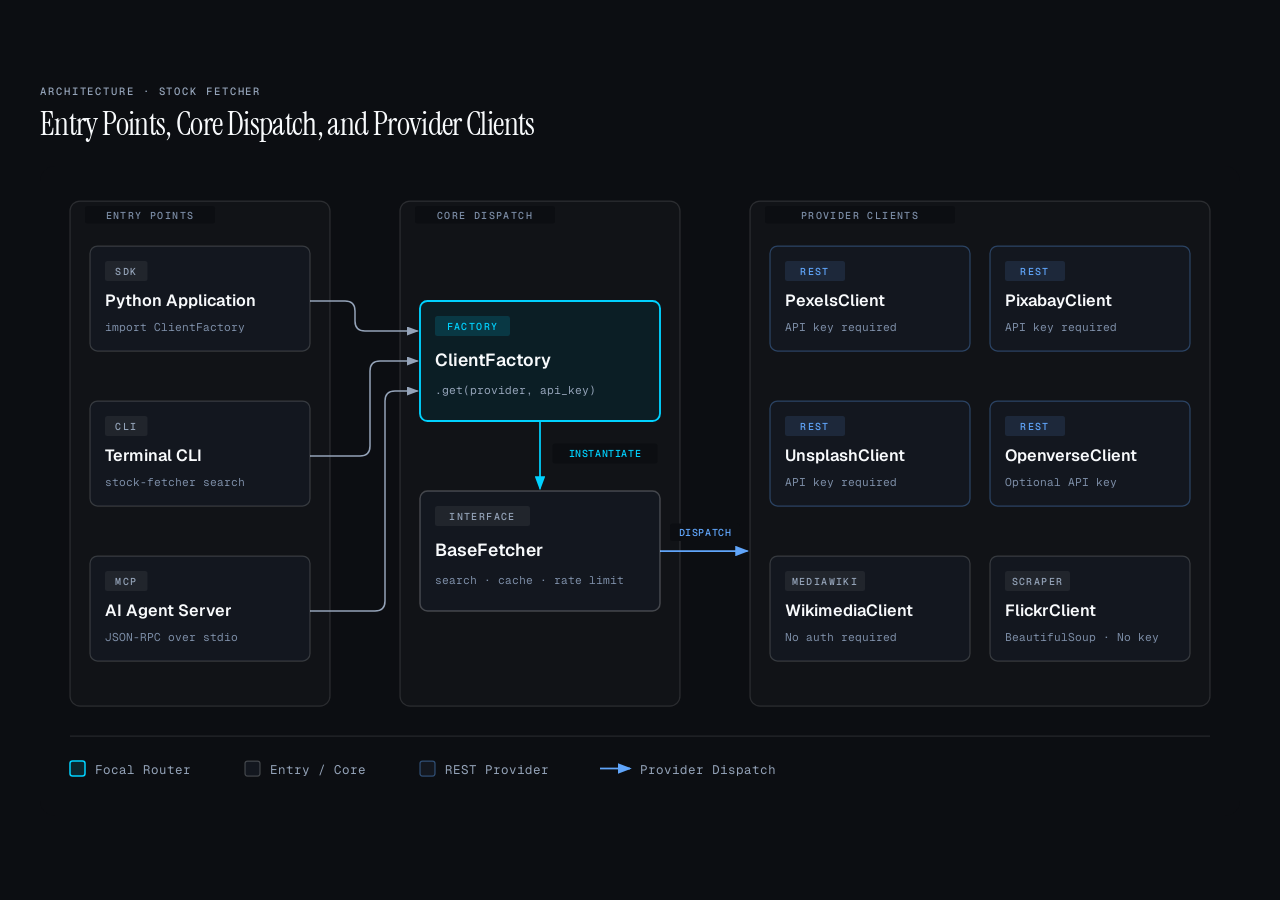
<file: assets/diagrams/architecture.html>
<!DOCTYPE html>
<html lang="en">
<head>
  <meta charset="UTF-8">
  <meta name="viewport" content="width=device-width, initial-scale=1.0">
  <title>Stock Fetcher Architecture</title>
  <link href="https://fonts.googleapis.com/css2?family=Instrument+Serif:ital@0;1&family=Geist:wght@400;500;600&family=Geist+Mono:wght@400;500;600&display=swap" rel="stylesheet">
  <style>
    *, *::before, *::after { box-sizing: border-box; margin: 0; padding: 0; }
    :root {
      --color-paper:   #0c0e12;
      --color-paper-2: #13171f;
      --color-ink:     #f8fafc;
      --color-muted:   #94a3b8;
      --color-soft:    #7c8da6;
      --color-accent:  #00d2ff;
      --color-link:    #60a5fa;
      --font-sans:     'Geist', system-ui, -apple-system, sans-serif;
      --font-serif:    'Instrument Serif', Georgia, serif;
      --font-mono:     'Geist Mono', ui-monospace, monospace;
    }

    body {
      font-family: var(--font-sans);
      background: var(--color-paper);
      color: var(--color-ink);
      min-height: 100vh;
      display: flex;
      align-items: center;
      justify-content: center;
      padding: 3rem 2rem;
    }

    .frame { max-width: 1200px; width: 100%; }
    .diagram-container { width: 100%; overflow-x: auto; }

    .eyebrow {
      font-family: var(--font-mono);
      font-size: 0.66rem;
      font-weight: 500;
      letter-spacing: 0.18em;
      text-transform: uppercase;
      color: var(--color-muted);
      margin-bottom: 0.5rem;
    }

    h1 {
      font-family: var(--font-serif);
      font-size: clamp(1.5rem, 2.4vw + 0.75rem, 2rem);
      font-weight: 400;
      letter-spacing: -0.02em;
      line-height: 1.15;
      color: var(--color-ink);
      margin-bottom: 1.5rem;
    }

    svg { width: 100%; min-width: 960px; display: block; }
    @media print {
      .diagram-container { overflow-x: visible; }
      svg { min-width: 0; }
    }
  </style>
</head>
<body>
  <div class="frame">
    <p class="eyebrow">Architecture · Stock Fetcher</p>
    <h1>Entry Points, Core Dispatch, and Provider Clients</h1>

    <div class="diagram-container">
      <svg viewBox="0 0 960 520" xmlns="http://www.w3.org/2000/svg" role="img" aria-labelledby="architecture-title architecture-desc">
        <title id="architecture-title">Stock Fetcher Architecture</title>
        <desc id="architecture-desc">Shows how Python SDK, Terminal CLI, and AI MCP entry points route through ClientFactory and BaseFetcher to six stock media provider clients.</desc>
        <defs>
          <marker id="arrow" markerWidth="8" markerHeight="6" refX="7" refY="3" orient="auto"><polygon points="0 0, 8 3, 0 6" fill="#94a3b8"/></marker>
          <marker id="arrow-accent" markerWidth="8" markerHeight="6" refX="7" refY="3" orient="auto"><polygon points="0 0, 8 3, 0 6" fill="#00d2ff"/></marker>
          <marker id="arrow-link" markerWidth="8" markerHeight="6" refX="7" refY="3" orient="auto"><polygon points="0 0, 8 3, 0 6" fill="#60a5fa"/></marker>
        </defs>

        <!-- Background -->
        <rect x="0" y="0" width="960" height="520" rx="12" fill="#0c0e12"/>

        <!-- ZONES (drawn first) -->
        <!-- Zone 1: Entry Points -->
        <rect x="24" y="28" width="208" height="404" rx="8" fill="rgba(248,250,252,0.02)" stroke="rgba(248,250,252,0.12)" stroke-width="1"/>
        <rect x="36" y="32" width="104" height="14" rx="2" fill="#0c0e12"/>
        <text x="88" y="42" fill="#7c8da6" font-size="8" font-family="'Geist Mono', ui-monospace, monospace" font-weight="500" text-anchor="middle" letter-spacing="0.14em">ENTRY POINTS</text>

        <!-- Zone 2: Core Dispatch -->
        <rect x="288" y="28" width="224" height="404" rx="8" fill="rgba(248,250,252,0.02)" stroke="rgba(248,250,252,0.12)" stroke-width="1"/>
        <rect x="300" y="32" width="112" height="14" rx="2" fill="#0c0e12"/>
        <text x="356" y="42" fill="#7c8da6" font-size="8" font-family="'Geist Mono', ui-monospace, monospace" font-weight="500" text-anchor="middle" letter-spacing="0.14em">CORE DISPATCH</text>

        <!-- Zone 3: Provider Implementations -->
        <rect x="568" y="28" width="368" height="404" rx="8" fill="rgba(248,250,252,0.02)" stroke="rgba(248,250,252,0.12)" stroke-width="1"/>
        <rect x="580" y="32" width="152" height="14" rx="2" fill="#0c0e12"/>
        <text x="656" y="42" fill="#7c8da6" font-size="8" font-family="'Geist Mono', ui-monospace, monospace" font-weight="500" text-anchor="middle" letter-spacing="0.14em">PROVIDER CLIENTS</text>

        <!-- ARROWS (drawn before nodes) -->
        <!-- Python App -> ClientFactory -->
        <path d="M 216,108 H 244 Q 252,108 252,116 V 124 Q 252,132 260,132 H 302" fill="none" stroke="#94a3b8" stroke-width="1.2" marker-end="url(#arrow)"/>
        <!-- Terminal CLI -> ClientFactory -->
        <path d="M 216,232 H 256 Q 264,232 264,224 V 164 Q 264,156 272,156 H 302" fill="none" stroke="#94a3b8" stroke-width="1.2" marker-end="url(#arrow)"/>
        <!-- AI Agent -> ClientFactory -->
        <path d="M 216,356 H 268 Q 276,356 276,348 V 188 Q 276,180 284,180 H 302" fill="none" stroke="#94a3b8" stroke-width="1.2" marker-end="url(#arrow)"/>

        <!-- ClientFactory -> BaseFetcher -->
        <line x1="400" y1="204" x2="400" y2="258" stroke="#00d2ff" stroke-width="1.4" marker-end="url(#arrow-accent)"/>
        <rect x="410" y="222" width="84" height="16" rx="2" fill="#0c0e12"/>
        <text x="452" y="233" fill="#00d2ff" font-size="8" font-family="'Geist Mono', ui-monospace, monospace" font-weight="500" text-anchor="middle" letter-spacing="0.06em">INSTANTIATE</text>

        <!-- BaseFetcher -> Provider Clients Zone -->
        <line x1="496" y1="308" x2="566" y2="308" stroke="#60a5fa" stroke-width="1.4" marker-end="url(#arrow-link)"/>
        <rect x="504" y="286" width="56" height="14" rx="2" fill="#0c0e12"/>
        <text x="532" y="296" fill="#60a5fa" font-size="8" font-family="'Geist Mono', ui-monospace, monospace" font-weight="500" text-anchor="middle" letter-spacing="0.06em">DISPATCH</text>

        <!-- NODES -->
        <!-- Entry Point 1: Python Application -->
        <rect x="40" y="64" width="176" height="84" rx="6" fill="#0c0e12"/>
        <rect x="40" y="64" width="176" height="84" rx="6" fill="#13171f" stroke="rgba(248,250,252,0.16)" stroke-width="1"/>
        <rect x="52" y="76" width="34" height="16" rx="2" fill="rgba(248,250,252,0.06)"/>
        <text x="69" y="87" fill="#94a3b8" font-size="8" font-family="'Geist Mono', ui-monospace, monospace" font-weight="500" text-anchor="middle" letter-spacing="0.14em">SDK</text>
        <text x="52" y="112" fill="#f8fafc" font-size="13" font-family="'Geist', system-ui, sans-serif" font-weight="600">Python Application</text>
        <text x="52" y="132" fill="#7c8da6" font-size="9" font-family="'Geist Mono', ui-monospace, monospace">import ClientFactory</text>

        <!-- Entry Point 2: Terminal CLI -->
        <rect x="40" y="188" width="176" height="84" rx="6" fill="#0c0e12"/>
        <rect x="40" y="188" width="176" height="84" rx="6" fill="#13171f" stroke="rgba(248,250,252,0.16)" stroke-width="1"/>
        <rect x="52" y="200" width="34" height="16" rx="2" fill="rgba(248,250,252,0.06)"/>
        <text x="69" y="211" fill="#94a3b8" font-size="8" font-family="'Geist Mono', ui-monospace, monospace" font-weight="500" text-anchor="middle" letter-spacing="0.14em">CLI</text>
        <text x="52" y="236" fill="#f8fafc" font-size="13" font-family="'Geist', system-ui, sans-serif" font-weight="600">Terminal CLI</text>
        <text x="52" y="256" fill="#7c8da6" font-size="9" font-family="'Geist Mono', ui-monospace, monospace">stock-fetcher search</text>

        <!-- Entry Point 3: AI Agent (MCP) -->
        <rect x="40" y="312" width="176" height="84" rx="6" fill="#0c0e12"/>
        <rect x="40" y="312" width="176" height="84" rx="6" fill="#13171f" stroke="rgba(248,250,252,0.16)" stroke-width="1"/>
        <rect x="52" y="324" width="34" height="16" rx="2" fill="rgba(248,250,252,0.06)"/>
        <text x="69" y="335" fill="#94a3b8" font-size="8" font-family="'Geist Mono', ui-monospace, monospace" font-weight="500" text-anchor="middle" letter-spacing="0.14em">MCP</text>
        <text x="52" y="360" fill="#f8fafc" font-size="13" font-family="'Geist', system-ui, sans-serif" font-weight="600">AI Agent Server</text>
        <text x="52" y="380" fill="#7c8da6" font-size="9" font-family="'Geist Mono', ui-monospace, monospace">JSON-RPC over stdio</text>

        <!-- Core 1: ClientFactory (FOCAL) -->
        <rect x="304" y="108" width="192" height="96" rx="6" fill="#0c0e12"/>
        <rect x="304" y="108" width="192" height="96" rx="6" fill="rgba(0,210,255,0.08)" stroke="#00d2ff" stroke-width="1.5"/>
        <rect x="316" y="120" width="60" height="16" rx="2" fill="rgba(0,210,255,0.14)"/>
        <text x="346" y="131" fill="#00d2ff" font-size="8" font-family="'Geist Mono', ui-monospace, monospace" font-weight="500" text-anchor="middle" letter-spacing="0.14em">FACTORY</text>
        <text x="316" y="160" fill="#f8fafc" font-size="14" font-family="'Geist', system-ui, sans-serif" font-weight="600">ClientFactory</text>
        <text x="316" y="182" fill="#94a3b8" font-size="9" font-family="'Geist Mono', ui-monospace, monospace">.get(provider, api_key)</text>

        <!-- Core 2: BaseFetcher -->
        <rect x="304" y="260" width="192" height="96" rx="6" fill="#0c0e12"/>
        <rect x="304" y="260" width="192" height="96" rx="6" fill="#13171f" stroke="rgba(248,250,252,0.22)" stroke-width="1.2"/>
        <rect x="316" y="272" width="76" height="16" rx="2" fill="rgba(248,250,252,0.06)"/>
        <text x="354" y="283" fill="#94a3b8" font-size="8" font-family="'Geist Mono', ui-monospace, monospace" font-weight="500" text-anchor="middle" letter-spacing="0.14em">INTERFACE</text>
        <text x="316" y="312" fill="#f8fafc" font-size="14" font-family="'Geist', system-ui, sans-serif" font-weight="600">BaseFetcher</text>
        <text x="316" y="334" fill="#7c8da6" font-size="9" font-family="'Geist Mono', ui-monospace, monospace">search · cache · rate limit</text>

        <!-- Providers Grid (2 cols x 3 rows) -->
        <!-- Pexels -->
        <rect x="584" y="64" width="160" height="84" rx="6" fill="#0c0e12"/>
        <rect x="584" y="64" width="160" height="84" rx="6" fill="#13171f" stroke="rgba(96,165,250,0.32)" stroke-width="1"/>
        <rect x="596" y="76" width="48" height="16" rx="2" fill="rgba(96,165,250,0.12)"/>
        <text x="620" y="87" fill="#60a5fa" font-size="8" font-family="'Geist Mono', ui-monospace, monospace" font-weight="500" text-anchor="middle" letter-spacing="0.14em">REST</text>
        <text x="596" y="112" fill="#f8fafc" font-size="13" font-family="'Geist', system-ui, sans-serif" font-weight="600">PexelsClient</text>
        <text x="596" y="132" fill="#7c8da6" font-size="9" font-family="'Geist Mono', ui-monospace, monospace">API key required</text>

        <!-- Pixabay -->
        <rect x="760" y="64" width="160" height="84" rx="6" fill="#0c0e12"/>
        <rect x="760" y="64" width="160" height="84" rx="6" fill="#13171f" stroke="rgba(96,165,250,0.32)" stroke-width="1"/>
        <rect x="772" y="76" width="48" height="16" rx="2" fill="rgba(96,165,250,0.12)"/>
        <text x="796" y="87" fill="#60a5fa" font-size="8" font-family="'Geist Mono', ui-monospace, monospace" font-weight="500" text-anchor="middle" letter-spacing="0.14em">REST</text>
        <text x="772" y="112" fill="#f8fafc" font-size="13" font-family="'Geist', system-ui, sans-serif" font-weight="600">PixabayClient</text>
        <text x="772" y="132" fill="#7c8da6" font-size="9" font-family="'Geist Mono', ui-monospace, monospace">API key required</text>

        <!-- Unsplash -->
        <rect x="584" y="188" width="160" height="84" rx="6" fill="#0c0e12"/>
        <rect x="584" y="188" width="160" height="84" rx="6" fill="#13171f" stroke="rgba(96,165,250,0.32)" stroke-width="1"/>
        <rect x="596" y="200" width="48" height="16" rx="2" fill="rgba(96,165,250,0.12)"/>
        <text x="620" y="211" fill="#60a5fa" font-size="8" font-family="'Geist Mono', ui-monospace, monospace" font-weight="500" text-anchor="middle" letter-spacing="0.14em">REST</text>
        <text x="596" y="236" fill="#f8fafc" font-size="13" font-family="'Geist', system-ui, sans-serif" font-weight="600">UnsplashClient</text>
        <text x="596" y="256" fill="#7c8da6" font-size="9" font-family="'Geist Mono', ui-monospace, monospace">API key required</text>

        <!-- Openverse -->
        <rect x="760" y="188" width="160" height="84" rx="6" fill="#0c0e12"/>
        <rect x="760" y="188" width="160" height="84" rx="6" fill="#13171f" stroke="rgba(96,165,250,0.32)" stroke-width="1"/>
        <rect x="772" y="200" width="48" height="16" rx="2" fill="rgba(96,165,250,0.12)"/>
        <text x="796" y="211" fill="#60a5fa" font-size="8" font-family="'Geist Mono', ui-monospace, monospace" font-weight="500" text-anchor="middle" letter-spacing="0.14em">REST</text>
        <text x="772" y="236" fill="#f8fafc" font-size="13" font-family="'Geist', system-ui, sans-serif" font-weight="600">OpenverseClient</text>
        <text x="772" y="256" fill="#7c8da6" font-size="9" font-family="'Geist Mono', ui-monospace, monospace">Optional API key</text>

        <!-- Wikimedia -->
        <rect x="584" y="312" width="160" height="84" rx="6" fill="#0c0e12"/>
        <rect x="584" y="312" width="160" height="84" rx="6" fill="#13171f" stroke="rgba(248,250,252,0.16)" stroke-width="1"/>
        <rect x="596" y="324" width="64" height="16" rx="2" fill="rgba(248,250,252,0.06)"/>
        <text x="628" y="335" fill="#94a3b8" font-size="8" font-family="'Geist Mono', ui-monospace, monospace" font-weight="500" text-anchor="middle" letter-spacing="0.14em">MEDIAWIKI</text>
        <text x="596" y="360" fill="#f8fafc" font-size="13" font-family="'Geist', system-ui, sans-serif" font-weight="600">WikimediaClient</text>
        <text x="596" y="380" fill="#7c8da6" font-size="9" font-family="'Geist Mono', ui-monospace, monospace">No auth required</text>

        <!-- Flickr -->
        <rect x="760" y="312" width="160" height="84" rx="6" fill="#0c0e12"/>
        <rect x="760" y="312" width="160" height="84" rx="6" fill="#13171f" stroke="rgba(248,250,252,0.16)" stroke-width="1"/>
        <rect x="772" y="324" width="52" height="16" rx="2" fill="rgba(248,250,252,0.06)"/>
        <text x="798" y="335" fill="#94a3b8" font-size="8" font-family="'Geist Mono', ui-monospace, monospace" font-weight="500" text-anchor="middle" letter-spacing="0.14em">SCRAPER</text>
        <text x="772" y="360" fill="#f8fafc" font-size="13" font-family="'Geist', system-ui, sans-serif" font-weight="600">FlickrClient</text>
        <text x="772" y="380" fill="#7c8da6" font-size="9" font-family="'Geist Mono', ui-monospace, monospace">BeautifulSoup · No key</text>

        <!-- LEGEND STRIP -->
        <line x1="24" y1="456" x2="936" y2="456" stroke="rgba(248,250,252,0.10)" stroke-width="1"/>
        <rect x="24" y="476" width="12" height="12" rx="2" fill="rgba(0,210,255,0.12)" stroke="#00d2ff" stroke-width="1.2"/>
        <text x="44" y="486" fill="#94a3b8" font-size="10" font-family="'Geist Mono', ui-monospace, monospace">Focal Router</text>

        <rect x="164" y="476" width="12" height="12" rx="2" fill="#13171f" stroke="rgba(248,250,252,0.22)" stroke-width="1"/>
        <text x="184" y="486" fill="#94a3b8" font-size="10" font-family="'Geist Mono', ui-monospace, monospace">Entry / Core</text>

        <rect x="304" y="476" width="12" height="12" rx="2" fill="#13171f" stroke="rgba(96,165,250,0.40)" stroke-width="1"/>
        <text x="324" y="486" fill="#94a3b8" font-size="10" font-family="'Geist Mono', ui-monospace, monospace">REST Provider</text>

        <line x1="448" y1="482" x2="472" y2="482" stroke="#60a5fa" stroke-width="1.4" marker-end="url(#arrow-link)"/>
        <text x="480" y="486" fill="#94a3b8" font-size="10" font-family="'Geist Mono', ui-monospace, monospace">Provider Dispatch</text>
      </svg>
    </div>
  </div>
</body>
</html>
</file>
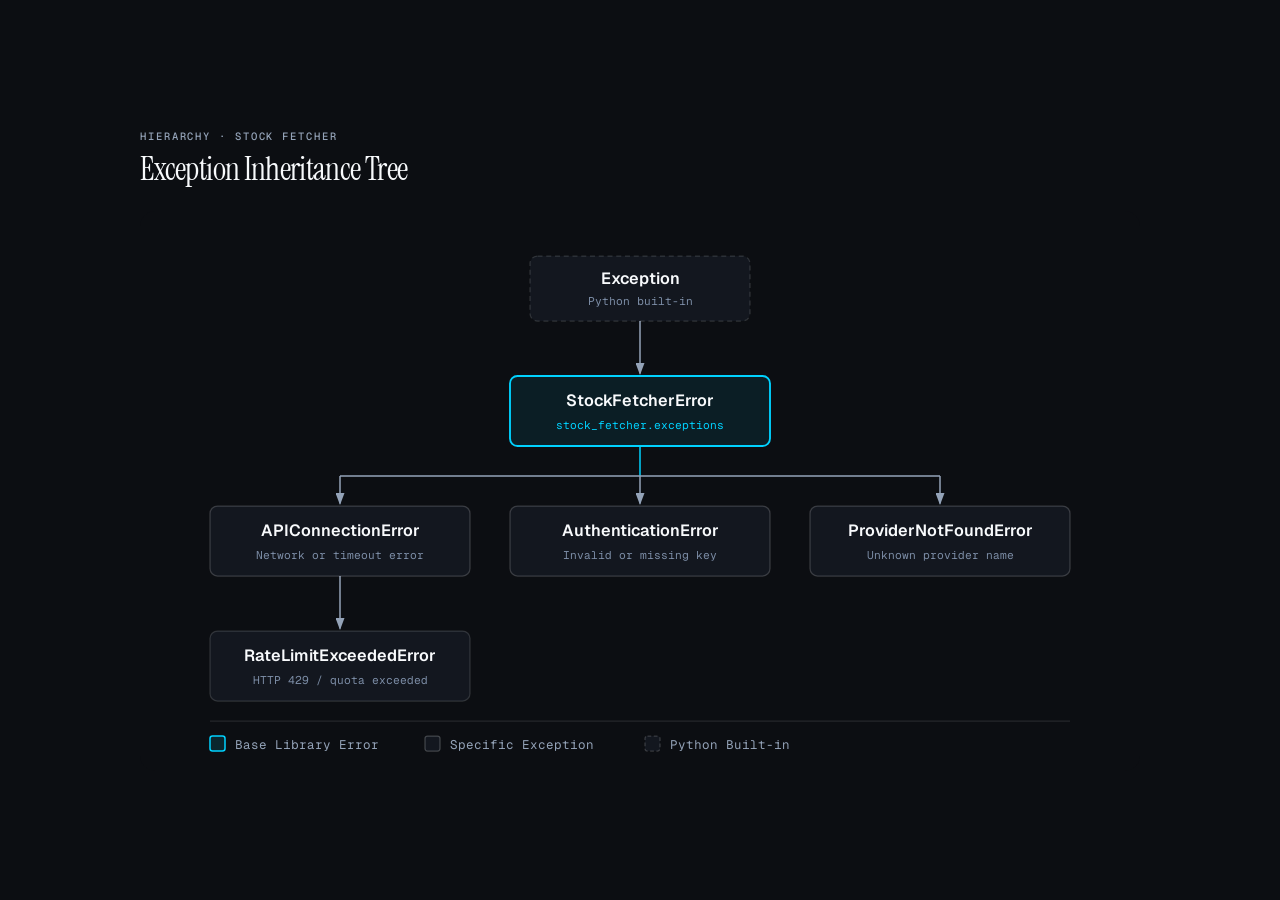
<file: assets/diagrams/exceptions.html>
<!DOCTYPE html>
<html lang="en">
<head>
  <meta charset="UTF-8">
  <meta name="viewport" content="width=device-width, initial-scale=1.0">
  <title>Stock Fetcher Exception Hierarchy</title>
  <link href="https://fonts.googleapis.com/css2?family=Instrument+Serif:ital@0;1&family=Geist:wght@400;500;600&family=Geist+Mono:wght@400;500;600&display=swap" rel="stylesheet">
  <style>
    *, *::before, *::after { box-sizing: border-box; margin: 0; padding: 0; }
    :root {
      --color-paper:   #0c0e12;
      --color-paper-2: #13171f;
      --color-ink:     #f8fafc;
      --color-muted:   #94a3b8;
      --color-soft:    #7c8da6;
      --color-accent:  #00d2ff;
      --font-sans:     'Geist', system-ui, -apple-system, sans-serif;
      --font-serif:    'Instrument Serif', Georgia, serif;
      --font-mono:     'Geist Mono', ui-monospace, monospace;
    }

    body {
      font-family: var(--font-sans);
      background: var(--color-paper);
      color: var(--color-ink);
      min-height: 100vh;
      display: flex;
      align-items: center;
      justify-content: center;
      padding: 3rem 2rem;
    }

    .frame { max-width: 1000px; width: 100%; }
    .diagram-container { width: 100%; overflow-x: auto; }

    .eyebrow {
      font-family: var(--font-mono);
      font-size: 0.66rem;
      font-weight: 500;
      letter-spacing: 0.18em;
      text-transform: uppercase;
      color: var(--color-muted);
      margin-bottom: 0.5rem;
    }

    h1 {
      font-family: var(--font-serif);
      font-size: clamp(1.5rem, 2.4vw + 0.75rem, 2rem);
      font-weight: 400;
      letter-spacing: -0.02em;
      line-height: 1.15;
      color: var(--color-ink);
      margin-bottom: 1.5rem;
    }

    svg { width: 100%; min-width: 800px; display: block; }
    @media print {
      .diagram-container { overflow-x: visible; }
      svg { min-width: 0; }
    }
  </style>
</head>
<body>
  <div class="frame">
    <p class="eyebrow">Hierarchy · Stock Fetcher</p>
    <h1>Exception Inheritance Tree</h1>

    <div class="diagram-container">
      <svg viewBox="0 0 800 448" xmlns="http://www.w3.org/2000/svg" role="img" aria-labelledby="exceptions-title exceptions-desc">
        <title id="exceptions-title">Stock Fetcher Exception Hierarchy</title>
        <desc id="exceptions-desc">Inheritance tree rooted at Python Exception through StockFetcherError to APIConnectionError, RateLimitExceededError, AuthenticationError, and ProviderNotFoundError.</desc>
        <defs>
          <marker id="arrow" markerWidth="8" markerHeight="6" refX="7" refY="3" orient="auto"><polygon points="0 0, 8 3, 0 6" fill="#94a3b8"/></marker>
          <marker id="arrow-accent" markerWidth="8" markerHeight="6" refX="7" refY="3" orient="auto"><polygon points="0 0, 8 3, 0 6" fill="#00d2ff"/></marker>
        </defs>

        <!-- Background -->
        <rect x="0" y="0" width="800" height="448" rx="12" fill="#0c0e12"/>

        <!-- CONNECTORS (drawn before nodes, orthogonal tree bus) -->
        <!-- Exception -> StockFetcherError -->
        <line x1="400" y1="88" x2="400" y2="130" stroke="#94a3b8" stroke-width="1.2" marker-end="url(#arrow)"/>

        <!-- StockFetcherError -> Level 2 bus -->
        <line x1="400" y1="188" x2="400" y2="212" stroke="#00d2ff" stroke-width="1.2"/>
        <line x1="160" y1="212" x2="640" y2="212" stroke="#94a3b8" stroke-width="1.2"/>
        <line x1="160" y1="212" x2="160" y2="234" stroke="#94a3b8" stroke-width="1.2" marker-end="url(#arrow)"/>
        <line x1="400" y1="212" x2="400" y2="234" stroke="#94a3b8" stroke-width="1.2" marker-end="url(#arrow)"/>
        <line x1="640" y1="212" x2="640" y2="234" stroke="#94a3b8" stroke-width="1.2" marker-end="url(#arrow)"/>

        <!-- APIConnectionError -> RateLimitExceededError -->
        <line x1="160" y1="292" x2="160" y2="334" stroke="#94a3b8" stroke-width="1.2" marker-end="url(#arrow)"/>

        <!-- NODES -->
        <!-- Level 0: Exception -->
        <rect x="312" y="36" width="176" height="52" rx="6" fill="#0c0e12"/>
        <rect x="312" y="36" width="176" height="52" rx="6" fill="#13171f" stroke="rgba(248,250,252,0.14)" stroke-width="1" stroke-dasharray="4,3"/>
        <text x="400" y="58" fill="#f8fafc" font-size="13" font-family="'Geist', system-ui, sans-serif" font-weight="600" text-anchor="middle">Exception</text>
        <text x="400" y="75" fill="#7c8da6" font-size="9" font-family="'Geist Mono', ui-monospace, monospace" text-anchor="middle">Python built-in</text>

        <!-- Level 1: StockFetcherError (FOCAL) -->
        <rect x="296" y="132" width="208" height="56" rx="6" fill="#0c0e12"/>
        <rect x="296" y="132" width="208" height="56" rx="6" fill="rgba(0,210,255,0.08)" stroke="#00d2ff" stroke-width="1.5"/>
        <text x="400" y="156" fill="#f8fafc" font-size="13" font-family="'Geist', system-ui, sans-serif" font-weight="600" text-anchor="middle">StockFetcherError</text>
        <text x="400" y="174" fill="#00d2ff" font-size="9" font-family="'Geist Mono', ui-monospace, monospace" text-anchor="middle">stock_fetcher.exceptions</text>

        <!-- Level 2 Left: APIConnectionError -->
        <rect x="56" y="236" width="208" height="56" rx="6" fill="#0c0e12"/>
        <rect x="56" y="236" width="208" height="56" rx="6" fill="#13171f" stroke="rgba(248,250,252,0.18)" stroke-width="1"/>
        <text x="160" y="260" fill="#f8fafc" font-size="13" font-family="'Geist', system-ui, sans-serif" font-weight="600" text-anchor="middle">APIConnectionError</text>
        <text x="160" y="278" fill="#7c8da6" font-size="9" font-family="'Geist Mono', ui-monospace, monospace" text-anchor="middle">Network or timeout error</text>

        <!-- Level 2 Center: AuthenticationError -->
        <rect x="296" y="236" width="208" height="56" rx="6" fill="#0c0e12"/>
        <rect x="296" y="236" width="208" height="56" rx="6" fill="#13171f" stroke="rgba(248,250,252,0.18)" stroke-width="1"/>
        <text x="400" y="260" fill="#f8fafc" font-size="13" font-family="'Geist', system-ui, sans-serif" font-weight="600" text-anchor="middle">AuthenticationError</text>
        <text x="400" y="278" fill="#7c8da6" font-size="9" font-family="'Geist Mono', ui-monospace, monospace" text-anchor="middle">Invalid or missing key</text>

        <!-- Level 2 Right: ProviderNotFoundError -->
        <rect x="536" y="236" width="208" height="56" rx="6" fill="#0c0e12"/>
        <rect x="536" y="236" width="208" height="56" rx="6" fill="#13171f" stroke="rgba(248,250,252,0.18)" stroke-width="1"/>
        <text x="640" y="260" fill="#f8fafc" font-size="13" font-family="'Geist', system-ui, sans-serif" font-weight="600" text-anchor="middle">ProviderNotFoundError</text>
        <text x="640" y="278" fill="#7c8da6" font-size="9" font-family="'Geist Mono', ui-monospace, monospace" text-anchor="middle">Unknown provider name</text>

        <!-- Level 3 Left: RateLimitExceededError -->
        <rect x="56" y="336" width="208" height="56" rx="6" fill="#0c0e12"/>
        <rect x="56" y="336" width="208" height="56" rx="6" fill="#13171f" stroke="rgba(248,250,252,0.14)" stroke-width="1"/>
        <text x="160" y="360" fill="#f8fafc" font-size="13" font-family="'Geist', system-ui, sans-serif" font-weight="600" text-anchor="middle">RateLimitExceededError</text>
        <text x="160" y="378" fill="#7c8da6" font-size="9" font-family="'Geist Mono', ui-monospace, monospace" text-anchor="middle">HTTP 429 / quota exceeded</text>

        <!-- LEGEND STRIP -->
        <line x1="56" y1="408" x2="744" y2="408" stroke="rgba(248,250,252,0.10)" stroke-width="1"/>
        <rect x="56" y="420" width="12" height="12" rx="2" fill="rgba(0,210,255,0.12)" stroke="#00d2ff" stroke-width="1.2"/>
        <text x="76" y="430" fill="#94a3b8" font-size="10" font-family="'Geist Mono', ui-monospace, monospace">Base Library Error</text>

        <rect x="228" y="420" width="12" height="12" rx="2" fill="#13171f" stroke="rgba(248,250,252,0.22)" stroke-width="1"/>
        <text x="248" y="430" fill="#94a3b8" font-size="10" font-family="'Geist Mono', ui-monospace, monospace">Specific Exception</text>

        <rect x="404" y="420" width="12" height="12" rx="2" fill="#13171f" stroke="rgba(248,250,252,0.18)" stroke-width="1" stroke-dasharray="3,2"/>
        <text x="424" y="430" fill="#94a3b8" font-size="10" font-family="'Geist Mono', ui-monospace, monospace">Python Built-in</text>
      </svg>
    </div>
  </div>
</body>
</html>
</file>
<file: docs/style.css>
/* Hallmark · pre-emit critique: P5 H5 E5 S5 R5 V5 */
/* Design Tokens & CSS Custom Properties */
:root {
  --color-bg-deep: #07080a;
  --color-bg-base: #0c0e12;
  --color-bg-surface: #13171f;
  --color-bg-surface-elevated: #1a1f2c;
  --color-bg-glass: rgba(19, 23, 31, 0.72);
  --color-bg-glass-elevated: rgba(26, 31, 44, 0.85);

  --color-border-subtle: rgba(255, 255, 255, 0.08);
  --color-border-visible: rgba(255, 255, 255, 0.14);
  --color-border-glow: rgba(0, 210, 255, 0.28);

  --color-text-primary: #f8fafc;
  --color-text-secondary: #94a3b8;
  --color-text-muted: #64748b;

  --color-accent: #00d2ff;
  --color-accent-hover: #38bdf8;
  --color-accent-gradient: linear-gradient(135deg, #00d2ff 0%, #3b82f6 100%);
  --color-accent-glow: rgba(0, 210, 255, 0.18);

  --color-terminal-bg: #090a0d;
  --color-terminal-header: #12141a;
  --color-code-green: #34d399;
  --color-code-yellow: #fbbf24;
  --color-code-blue: #60a5fa;
  --color-code-magenta: #f472b6;

  --font-display: -apple-system, BlinkMacSystemFont, "SF Pro Display", "SF Pro Text", "Inter", -apple-system, sans-serif;
  --font-body: -apple-system, BlinkMacSystemFont, "SF Pro Text", "Inter", sans-serif;
  --font-mono: "SF Mono", "JetBrains Mono", Menlo, Consolas, Monaco, monospace;

  --radius-xs: 4px;
  --radius-sm: 8px;
  --radius-md: 12px;
  --radius-lg: 18px;
  --radius-xl: 26px;
  --radius-pill: 9999px;

  --shadow-subtle: 0 4px 20px -2px rgba(0, 0, 0, 0.5);
  --shadow-glow: 0 10px 40px -10px rgba(0, 210, 255, 0.25);
  --shadow-elevation: 0 20px 48px -8px rgba(0, 0, 0, 0.7);

  --transition-fast: 150ms cubic-bezier(0.16, 1, 0.3, 1);
  --transition-smooth: 250ms cubic-bezier(0.16, 1, 0.3, 1);
  --transition-slow: 400ms cubic-bezier(0.16, 1, 0.3, 1);
}

/* Base Reset & Mobile Hard-Floor */
*, *::before, *::after {
  box-sizing: border-box;
  margin: 0;
  padding: 0;
}

html {
  font-family: var(--font-body);
  background-color: var(--color-bg-deep);
  color: var(--color-text-primary);
  color-scheme: dark;
  line-height: 1.6;
  -webkit-font-smoothing: antialiased;
  -moz-osx-font-smoothing: grayscale;
  scroll-behavior: smooth;
  overflow-x: clip;
}

body {
  background: radial-gradient(circle at 50% 0%, rgba(0, 210, 255, 0.07) 0%, transparent 60%),
              radial-gradient(circle at 100% 40%, rgba(59, 130, 246, 0.04) 0%, transparent 50%),
              var(--color-bg-deep);
  min-height: 100vh;
  overflow-x: clip;
  display: flex;
  flex-direction: column;
}

/* Typography Hierarchy - No Italic Headers */
h1, h2, h3, h4, h5, h6 {
  font-family: var(--font-display);
  font-style: normal;
  font-weight: 700;
  color: var(--color-text-primary);
  letter-spacing: -0.03em;
  overflow-wrap: anywhere;
  min-width: 0;
}

p {
  color: var(--color-text-secondary);
}

a {
  color: var(--color-accent);
  text-decoration: none;
  transition: color var(--transition-fast);
}

a:hover {
  color: var(--color-accent-hover);
}

:focus-visible {
  outline: 2px solid var(--color-accent);
  outline-offset: 3px;
}

/* Sticky Navigation - Frosted Glass */
.header-nav {
  position: sticky;
  top: 0;
  z-index: 100;
  backdrop-filter: blur(20px);
  -webkit-backdrop-filter: blur(20px);
  background-color: var(--color-bg-glass);
  border-bottom: 1px solid var(--color-border-subtle);
  transition: background-color var(--transition-smooth), border-color var(--transition-smooth);
}

.nav-container {
  max-width: 1200px;
  margin: 0 auto;
  padding: 0.9rem 1.5rem;
  display: flex;
  align-items: center;
  justify-content: space-between;
}

.nav-brand {
  display: flex;
  align-items: center;
  gap: 0.75rem;
  font-weight: 700;
  font-size: 1.15rem;
  color: var(--color-text-primary);
  text-decoration: none;
}

.nav-brand img {
  width: 32px;
  height: 32px;
  border-radius: var(--radius-sm);
  display: block;
}

.nav-links {
  display: flex;
  align-items: center;
  gap: 1.75rem;
  list-style: none;
}

.nav-links a {
  color: var(--color-text-secondary);
  font-size: 0.92rem;
  font-weight: 500;
  transition: color var(--transition-fast);
}

.nav-links a:hover {
  color: var(--color-text-primary);
}

.nav-actions {
  display: flex;
  align-items: center;
  gap: 0.75rem;
}

.btn {
  display: inline-flex;
  align-items: center;
  justify-content: center;
  gap: 0.5rem;
  font-family: var(--font-body);
  font-size: 0.9rem;
  font-weight: 600;
  padding: 0.6rem 1.15rem;
  border-radius: var(--radius-pill);
  cursor: pointer;
  border: 1px solid transparent;
  transition: all var(--transition-smooth);
  text-decoration: none;
  white-space: nowrap;
}

.btn-primary {
  background: var(--color-accent-gradient);
  color: #07090e;
  box-shadow: 0 4px 14px 0 rgba(0, 210, 255, 0.3);
}

.btn-primary:hover {
  transform: translateY(-1px);
  box-shadow: 0 6px 20px 0 rgba(0, 210, 255, 0.45);
  color: #000;
}

.btn-secondary {
  background-color: var(--color-bg-surface);
  border-color: var(--color-border-visible);
  color: var(--color-text-primary);
}

.btn-secondary:hover {
  background-color: var(--color-bg-surface-elevated);
  border-color: rgba(255, 255, 255, 0.25);
  color: #ffffff;
}

.btn-icon {
  padding: 0.6rem;
  border-radius: var(--radius-sm);
  background: transparent;
  border: 1px solid var(--color-border-subtle);
  color: var(--color-text-secondary);
}

.btn-icon:hover {
  color: var(--color-text-primary);
  border-color: var(--color-border-visible);
}

/* Hero Section */
.hero-section {
  position: relative;
  padding: 5.5rem 1.5rem 4rem;
  max-width: 1200px;
  margin: 0 auto;
  text-align: center;
  display: flex;
  flex-direction: column;
  align-items: center;
}

.hero-pill {
  display: inline-flex;
  align-items: center;
  gap: 0.5rem;
  padding: 0.35rem 0.9rem;
  background-color: rgba(0, 210, 255, 0.08);
  border: 1px solid rgba(0, 210, 255, 0.25);
  border-radius: var(--radius-pill);
  font-size: 0.82rem;
  font-weight: 600;
  color: var(--color-accent);
  margin-bottom: 1.75rem;
  text-decoration: none;
  transition: all var(--transition-fast);
}

.hero-pill:hover {
  background-color: rgba(0, 210, 255, 0.15);
  border-color: rgba(0, 210, 255, 0.45);
}

.hero-title {
  font-size: clamp(2.4rem, 5.5vw, 4.4rem);
  line-height: 1.08;
  max-width: 960px;
  margin-bottom: 1.5rem;
  background: linear-gradient(180deg, #ffffff 30%, #94a3b8 100%);
  -webkit-background-clip: text;
  -webkit-text-fill-color: transparent;
}

.hero-subtitle {
  font-size: clamp(1.05rem, 2vw, 1.3rem);
  max-width: 720px;
  color: var(--color-text-secondary);
  margin-bottom: 2.5rem;
  font-weight: 400;
}

/* Quick Install Box in Hero */
.hero-install-box {
  width: 100%;
  max-width: 580px;
  background-color: var(--color-bg-surface);
  border: 1px solid var(--color-border-visible);
  border-radius: var(--radius-lg);
  padding: 0.5rem;
  box-shadow: var(--shadow-elevation);
  margin-bottom: 2.25rem;
}

.install-tabs {
  display: flex;
  gap: 0.25rem;
  background-color: rgba(0, 0, 0, 0.3);
  padding: 0.3rem;
  border-radius: var(--radius-md);
  margin-bottom: 0.5rem;
}

.install-tab-btn {
  flex: 1;
  background: transparent;
  border: none;
  color: var(--color-text-muted);
  font-size: 0.82rem;
  font-weight: 600;
  padding: 0.45rem 0.75rem;
  border-radius: var(--radius-sm);
  cursor: pointer;
  transition: all var(--transition-fast);
}

.install-tab-btn[aria-selected="true"] {
  background-color: var(--color-bg-surface-elevated);
  color: var(--color-text-primary);
  box-shadow: 0 2px 8px rgba(0,0,0,0.4);
}

.install-command-row {
  display: flex;
  align-items: center;
  justify-content: space-between;
  background-color: var(--color-terminal-bg);
  border: 1px solid var(--color-border-subtle);
  border-radius: var(--radius-md);
  padding: 0.85rem 1.15rem;
}

.install-command-code {
  font-family: var(--font-mono);
  font-size: 0.92rem;
  color: var(--color-code-green);
  user-select: all;
  overflow-x: auto;
  white-space: nowrap;
}

.copy-btn {
  background-color: rgba(255, 255, 255, 0.08);
  border: 1px solid var(--color-border-subtle);
  color: var(--color-text-secondary);
  border-radius: var(--radius-sm);
  padding: 0.45rem 0.75rem;
  font-size: 0.8rem;
  font-weight: 600;
  cursor: pointer;
  display: inline-flex;
  align-items: center;
  gap: 0.4rem;
  transition: all var(--transition-fast);
}

.copy-btn:hover {
  background-color: rgba(255, 255, 255, 0.16);
  color: var(--color-text-primary);
  border-color: var(--color-border-visible);
}

.copy-btn.copied {
  background-color: rgba(52, 211, 153, 0.15);
  border-color: var(--color-code-green);
  color: var(--color-code-green);
}

.hero-actions {
  display: flex;
  gap: 1rem;
  align-items: center;
  flex-wrap: wrap;
  justify-content: center;
}

/* Interactive Terminal Section */
.terminal-section {
  max-width: 1100px;
  width: 100%;
  margin: 3.5rem auto 5rem;
  padding: 0 1.5rem;
}

.terminal-window {
  background-color: var(--color-terminal-bg);
  border: 1px solid var(--color-border-visible);
  border-radius: var(--radius-lg);
  box-shadow: 0 25px 60px -15px rgba(0, 0, 0, 0.9), 0 0 35px -5px rgba(0, 210, 255, 0.15);
  overflow: hidden;
}

.terminal-header {
  background-color: var(--color-terminal-header);
  border-bottom: 1px solid var(--color-border-subtle);
  padding: 0.85rem 1.25rem;
  display: flex;
  align-items: center;
  justify-content: space-between;
}

.terminal-controls {
  display: flex;
  gap: 0.5rem;
}

.terminal-dot {
  width: 12px;
  height: 12px;
  border-radius: var(--radius-pill);
}

.dot-red { background-color: #ef4444; }
.dot-yellow { background-color: #f59e0b; }
.dot-green { background-color: #10b981; }

.terminal-title {
  font-family: var(--font-mono);
  font-size: 0.82rem;
  color: var(--color-text-muted);
}

.terminal-actions-bar {
  display: flex;
  gap: 0.5rem;
  padding: 0.75rem 1.25rem;
  background-color: rgba(255, 255, 255, 0.02);
  border-bottom: 1px solid var(--color-border-subtle);
  overflow-x: auto;
  white-space: nowrap;
}

.terminal-chip {
  background-color: var(--color-bg-surface);
  border: 1px solid var(--color-border-subtle);
  color: var(--color-text-secondary);
  font-family: var(--font-mono);
  font-size: 0.78rem;
  padding: 0.35rem 0.75rem;
  border-radius: var(--radius-sm);
  cursor: pointer;
  transition: all var(--transition-fast);
}

.terminal-chip:hover {
  background-color: var(--color-bg-surface-elevated);
  border-color: var(--color-accent);
  color: var(--color-text-primary);
}

.terminal-chip.active {
  background-color: rgba(0, 210, 255, 0.12);
  border-color: var(--color-accent);
  color: var(--color-accent);
}

.terminal-body {
  padding: 1.5rem;
  font-family: var(--font-mono);
  font-size: 0.88rem;
  color: var(--color-text-primary);
  line-height: 1.65;
  min-height: 280px;
  max-height: 480px;
  overflow-y: auto;
}

.terminal-prompt {
  color: var(--color-accent);
  font-weight: 600;
}

.terminal-cmd {
  color: #f8fafc;
  font-weight: 600;
}

.terminal-output {
  margin-top: 0.75rem;
  white-space: pre-wrap;
  word-break: break-all;
}

/* Bento Grid Capabilities */
.bento-section {
  max-width: 1200px;
  margin: 4rem auto;
  padding: 0 1.5rem;
}

.section-header {
  text-align: center;
  max-width: 680px;
  margin: 0 auto 3.5rem;
}

.section-badge {
  font-size: 0.8rem;
  font-weight: 700;
  text-transform: uppercase;
  letter-spacing: 0.08em;
  color: var(--color-accent);
  margin-bottom: 0.75rem;
  display: block;
}

.section-title {
  font-size: clamp(2rem, 3.5vw, 2.75rem);
  margin-bottom: 1rem;
}

.section-desc {
  font-size: 1.05rem;
  color: var(--color-text-secondary);
}

.bento-grid {
  display: grid;
  grid-template-columns: repeat(12, 1fr);
  gap: 1.25rem;
}

.bento-card {
  background-color: var(--color-bg-surface);
  border: 1px solid var(--color-border-subtle);
  border-radius: var(--radius-lg);
  padding: 2rem;
  position: relative;
  overflow: hidden;
  transition: transform var(--transition-smooth), border-color var(--transition-smooth);
  display: flex;
  flex-direction: column;
  justify-content: space-between;
}

.bento-card:hover {
  transform: translateY(-2px);
  border-color: var(--color-border-visible);
}

.col-4 { grid-column: span 4; }
.col-6 { grid-column: span 6; }
.col-8 { grid-column: span 8; }
.col-12 { grid-column: span 12; }

.bento-icon {
  width: 44px;
  height: 44px;
  border-radius: var(--radius-md);
  background-color: rgba(0, 210, 255, 0.08);
  border: 1px solid rgba(0, 210, 255, 0.2);
  display: flex;
  align-items: center;
  justify-content: center;
  margin-bottom: 1.25rem;
  color: var(--color-accent);
}

.bento-title {
  font-size: 1.25rem;
  margin-bottom: 0.5rem;
}

.bento-text {
  font-size: 0.92rem;
  color: var(--color-text-secondary);
  line-height: 1.6;
}

.bento-meta {
  margin-top: 1.5rem;
  padding-top: 1rem;
  border-top: 1px solid var(--color-border-subtle);
  display: flex;
  align-items: center;
  justify-content: space-between;
  font-size: 0.82rem;
  font-family: var(--font-mono);
  color: var(--color-text-muted);
}

/* Gallery Section */
.gallery-section {
  max-width: 1200px;
  margin: 5rem auto;
  padding: 0 1.5rem;
}

.gallery-grid {
  display: grid;
  grid-template-columns: repeat(auto-fill, minmax(320px, 1fr));
  gap: 1.5rem;
}

.gallery-item {
  background-color: var(--color-bg-surface);
  border: 1px solid var(--color-border-subtle);
  border-radius: var(--radius-lg);
  overflow: hidden;
  position: relative;
  transition: all var(--transition-smooth);
  display: flex;
  flex-direction: column;
}

.gallery-item:hover {
  transform: translateY(-3px);
  border-color: var(--color-border-visible);
  box-shadow: var(--shadow-subtle);
}

.gallery-thumb-wrap {
  position: relative;
  width: 100%;
  aspect-ratio: 16 / 10;
  overflow: hidden;
  background-color: var(--color-bg-surface-elevated);
}

.gallery-thumb-wrap img {
  width: 100%;
  height: 100%;
  object-fit: cover;
  transition: transform var(--transition-slow);
}

.gallery-item:hover .gallery-thumb-wrap img {
  transform: scale(1.04);
}

.gallery-source-tag {
  position: absolute;
  top: 0.75rem;
  left: 0.75rem;
  background-color: rgba(7, 8, 10, 0.75);
  backdrop-filter: blur(8px);
  -webkit-backdrop-filter: blur(8px);
  border: 1px solid var(--color-border-subtle);
  padding: 0.25rem 0.6rem;
  border-radius: var(--radius-sm);
  font-size: 0.75rem;
  font-weight: 600;
  color: var(--color-text-primary);
  text-transform: uppercase;
  letter-spacing: 0.04em;
}

.gallery-info {
  padding: 1.15rem;
  display: flex;
  flex-direction: column;
  gap: 0.5rem;
}

.gallery-title {
  font-size: 1.05rem;
  font-weight: 600;
  color: var(--color-text-primary);
}

.gallery-desc {
  font-size: 0.85rem;
  color: var(--color-text-muted);
}

.gallery-meta {
  display: flex;
  align-items: center;
  justify-content: space-between;
  margin-top: 0.5rem;
  font-size: 0.8rem;
  font-family: var(--font-mono);
  color: var(--color-code-green);
}

/* Documentation Hub & Code Samples */
.code-section {
  max-width: 1200px;
  margin: 5rem auto;
  padding: 0 1.5rem;
}

.code-tabs-box {
  background-color: var(--color-bg-surface);
  border: 1px solid var(--color-border-visible);
  border-radius: var(--radius-lg);
  overflow: hidden;
}

.code-tablist {
  display: flex;
  background-color: var(--color-bg-surface-elevated);
  border-bottom: 1px solid var(--color-border-subtle);
  overflow-x: auto;
}

.code-tab-btn {
  background: transparent;
  border: none;
  border-bottom: 2px solid transparent;
  padding: 0.9rem 1.4rem;
  font-family: var(--font-mono);
  font-size: 0.85rem;
  font-weight: 600;
  color: var(--color-text-muted);
  cursor: pointer;
  white-space: nowrap;
  transition: all var(--transition-fast);
}

.code-tab-btn[aria-selected="true"] {
  color: var(--color-accent);
  border-bottom-color: var(--color-accent);
  background-color: var(--color-terminal-bg);
}

.code-panel {
  padding: 1.75rem;
  background-color: var(--color-terminal-bg);
}

.code-panel pre {
  font-family: var(--font-mono);
  font-size: 0.9rem;
  line-height: 1.7;
  color: var(--color-text-primary);
  overflow-x: auto;
}

/* Footer Section */
.footer-section {
  border-top: 1px solid var(--color-border-subtle);
  background-color: var(--color-bg-base);
  margin-top: auto;
  padding: 4rem 1.5rem 2.5rem;
}

.footer-container {
  max-width: 1200px;
  margin: 0 auto;
  display: grid;
  grid-template-columns: 2fr 1fr 1fr 1fr;
  gap: 3rem;
}

.footer-brand h4 {
  font-size: 1.2rem;
  margin-bottom: 0.75rem;
}

.footer-brand p {
  font-size: 0.9rem;
  max-width: 340px;
  line-height: 1.6;
}

.footer-col h5 {
  font-size: 0.88rem;
  font-weight: 700;
  text-transform: uppercase;
  letter-spacing: 0.05em;
  color: var(--color-text-primary);
  margin-bottom: 1.25rem;
}

.footer-col ul {
  list-style: none;
  display: flex;
  flex-direction: column;
  gap: 0.75rem;
}

.footer-col a {
  color: var(--color-text-secondary);
  font-size: 0.88rem;
  transition: color var(--transition-fast);
}

.footer-col a:hover {
  color: var(--color-text-primary);
}

.footer-bottom {
  max-width: 1200px;
  margin: 3rem auto 0;
  padding-top: 1.5rem;
  border-top: 1px solid var(--color-border-subtle);
  display: flex;
  justify-content: space-between;
  align-items: center;
  font-size: 0.85rem;
  color: var(--color-text-muted);
  flex-wrap: wrap;
  gap: 1rem;
}

/* Responsive Overrides (320px - 768px Hard Floor) */
@media (max-width: 900px) {
  .col-4, .col-6, .col-8, .col-12 {
    grid-column: span 12;
  }
  .footer-container {
    grid-template-columns: 1fr 1fr;
  }
}

@media (max-width: 640px) {
  .nav-links {
    display: none;
  }
  .hero-section {
    padding: 3.5rem 1rem 2.5rem;
  }
  .hero-title {
    font-size: 2.15rem;
  }
  .footer-container {
    grid-template-columns: 1fr;
    gap: 2rem;
  }
  .install-command-code {
    font-size: 0.8rem;
  }
  .terminal-body {
    font-size: 0.78rem;
    padding: 1rem;
  }
}

@media (prefers-reduced-motion: reduce) {
  *, *::before, *::after {
    animation-duration: 0.01ms !important;
    animation-iteration-count: 1 !important;
    transition-duration: 0.01ms !important;
    scroll-behavior: auto !important;
  }
}
</file>
<file: site/style.css>
/* Hallmark · pre-emit critique: P5 H5 E5 S5 R5 V5 */
/* Design Tokens & CSS Custom Properties */
:root {
  --color-bg-deep: #07080a;
  --color-bg-base: #0c0e12;
  --color-bg-surface: #13171f;
  --color-bg-surface-elevated: #1a1f2c;
  --color-bg-glass: rgba(19, 23, 31, 0.72);
  --color-bg-glass-elevated: rgba(26, 31, 44, 0.85);

  --color-border-subtle: rgba(255, 255, 255, 0.08);
  --color-border-visible: rgba(255, 255, 255, 0.14);
  --color-border-glow: rgba(0, 210, 255, 0.28);

  --color-text-primary: #f8fafc;
  --color-text-secondary: #94a3b8;
  --color-text-muted: #64748b;

  --color-accent: #00d2ff;
  --color-accent-hover: #38bdf8;
  --color-accent-gradient: linear-gradient(135deg, #00d2ff 0%, #3b82f6 100%);
  --color-accent-glow: rgba(0, 210, 255, 0.18);

  --color-terminal-bg: #090a0d;
  --color-terminal-header: #12141a;
  --color-code-green: #34d399;
  --color-code-yellow: #fbbf24;
  --color-code-blue: #60a5fa;
  --color-code-magenta: #f472b6;

  --font-display: -apple-system, BlinkMacSystemFont, "SF Pro Display", "SF Pro Text", "Inter", -apple-system, sans-serif;
  --font-body: -apple-system, BlinkMacSystemFont, "SF Pro Text", "Inter", sans-serif;
  --font-mono: "SF Mono", "JetBrains Mono", Menlo, Consolas, Monaco, monospace;

  --radius-xs: 4px;
  --radius-sm: 8px;
  --radius-md: 12px;
  --radius-lg: 18px;
  --radius-xl: 26px;
  --radius-pill: 9999px;

  --shadow-subtle: 0 4px 20px -2px rgba(0, 0, 0, 0.5);
  --shadow-glow: 0 10px 40px -10px rgba(0, 210, 255, 0.25);
  --shadow-elevation: 0 20px 48px -8px rgba(0, 0, 0, 0.7);

  --transition-fast: 150ms cubic-bezier(0.16, 1, 0.3, 1);
  --transition-smooth: 250ms cubic-bezier(0.16, 1, 0.3, 1);
  --transition-slow: 400ms cubic-bezier(0.16, 1, 0.3, 1);
}

/* Base Reset & Mobile Hard-Floor */
*, *::before, *::after {
  box-sizing: border-box;
  margin: 0;
  padding: 0;
}

html {
  font-family: var(--font-body);
  background-color: var(--color-bg-deep);
  color: var(--color-text-primary);
  color-scheme: dark;
  line-height: 1.6;
  -webkit-font-smoothing: antialiased;
  -moz-osx-font-smoothing: grayscale;
  scroll-behavior: smooth;
  overflow-x: clip;
}

body {
  background: radial-gradient(circle at 50% 0%, rgba(0, 210, 255, 0.07) 0%, transparent 60%),
              radial-gradient(circle at 100% 40%, rgba(59, 130, 246, 0.04) 0%, transparent 50%),
              var(--color-bg-deep);
  min-height: 100vh;
  overflow-x: clip;
  display: flex;
  flex-direction: column;
}

/* Typography Hierarchy - No Italic Headers */
h1, h2, h3, h4, h5, h6 {
  font-family: var(--font-display);
  font-style: normal;
  font-weight: 700;
  color: var(--color-text-primary);
  letter-spacing: -0.03em;
  overflow-wrap: anywhere;
  min-width: 0;
}

p {
  color: var(--color-text-secondary);
}

a {
  color: var(--color-accent);
  text-decoration: none;
  transition: color var(--transition-fast);
}

a:hover {
  color: var(--color-accent-hover);
}

:focus-visible {
  outline: 2px solid var(--color-accent);
  outline-offset: 3px;
}

/* Sticky Navigation - Frosted Glass */
.header-nav {
  position: sticky;
  top: 0;
  z-index: 100;
  backdrop-filter: blur(20px);
  -webkit-backdrop-filter: blur(20px);
  background-color: var(--color-bg-glass);
  border-bottom: 1px solid var(--color-border-subtle);
  transition: background-color var(--transition-smooth), border-color var(--transition-smooth);
}

.nav-container {
  max-width: 1200px;
  margin: 0 auto;
  padding: 0.9rem 1.5rem;
  display: flex;
  align-items: center;
  justify-content: space-between;
}

.nav-brand {
  display: flex;
  align-items: center;
  gap: 0.75rem;
  font-weight: 700;
  font-size: 1.15rem;
  color: var(--color-text-primary);
  text-decoration: none;
}

.nav-brand img {
  width: 32px;
  height: 32px;
  border-radius: var(--radius-sm);
  display: block;
}

.nav-links {
  display: flex;
  align-items: center;
  gap: 1.75rem;
  list-style: none;
}

.nav-links a {
  color: var(--color-text-secondary);
  font-size: 0.92rem;
  font-weight: 500;
  transition: color var(--transition-fast);
}

.nav-links a:hover {
  color: var(--color-text-primary);
}

.nav-actions {
  display: flex;
  align-items: center;
  gap: 0.75rem;
}

.btn {
  display: inline-flex;
  align-items: center;
  justify-content: center;
  gap: 0.5rem;
  font-family: var(--font-body);
  font-size: 0.9rem;
  font-weight: 600;
  padding: 0.6rem 1.15rem;
  border-radius: var(--radius-pill);
  cursor: pointer;
  border: 1px solid transparent;
  transition: all var(--transition-smooth);
  text-decoration: none;
  white-space: nowrap;
}

.btn-primary {
  background: var(--color-accent-gradient);
  color: #07090e;
  box-shadow: 0 4px 14px 0 rgba(0, 210, 255, 0.3);
}

.btn-primary:hover {
  transform: translateY(-1px);
  box-shadow: 0 6px 20px 0 rgba(0, 210, 255, 0.45);
  color: #000;
}

.btn-secondary {
  background-color: var(--color-bg-surface);
  border-color: var(--color-border-visible);
  color: var(--color-text-primary);
}

.btn-secondary:hover {
  background-color: var(--color-bg-surface-elevated);
  border-color: rgba(255, 255, 255, 0.25);
  color: #ffffff;
}

.btn-icon {
  padding: 0.6rem;
  border-radius: var(--radius-sm);
  background: transparent;
  border: 1px solid var(--color-border-subtle);
  color: var(--color-text-secondary);
}

.btn-icon:hover {
  color: var(--color-text-primary);
  border-color: var(--color-border-visible);
}

/* Hero Section */
.hero-section {
  position: relative;
  padding: 5.5rem 1.5rem 4rem;
  max-width: 1200px;
  margin: 0 auto;
  text-align: center;
  display: flex;
  flex-direction: column;
  align-items: center;
}

.hero-pill {
  display: inline-flex;
  align-items: center;
  gap: 0.5rem;
  padding: 0.35rem 0.9rem;
  background-color: rgba(0, 210, 255, 0.08);
  border: 1px solid rgba(0, 210, 255, 0.25);
  border-radius: var(--radius-pill);
  font-size: 0.82rem;
  font-weight: 600;
  color: var(--color-accent);
  margin-bottom: 1.75rem;
  text-decoration: none;
  transition: all var(--transition-fast);
}

.hero-pill:hover {
  background-color: rgba(0, 210, 255, 0.15);
  border-color: rgba(0, 210, 255, 0.45);
}

.hero-title {
  font-size: clamp(2.4rem, 5.5vw, 4.4rem);
  line-height: 1.08;
  max-width: 960px;
  margin-bottom: 1.5rem;
  background: linear-gradient(180deg, #ffffff 30%, #94a3b8 100%);
  -webkit-background-clip: text;
  -webkit-text-fill-color: transparent;
}

.hero-subtitle {
  font-size: clamp(1.05rem, 2vw, 1.3rem);
  max-width: 720px;
  color: var(--color-text-secondary);
  margin-bottom: 2.5rem;
  font-weight: 400;
}

/* Quick Install Box in Hero */
.hero-install-box {
  width: 100%;
  max-width: 580px;
  background-color: var(--color-bg-surface);
  border: 1px solid var(--color-border-visible);
  border-radius: var(--radius-lg);
  padding: 0.5rem;
  box-shadow: var(--shadow-elevation);
  margin-bottom: 2.25rem;
}

.install-tabs {
  display: flex;
  gap: 0.25rem;
  background-color: rgba(0, 0, 0, 0.3);
  padding: 0.3rem;
  border-radius: var(--radius-md);
  margin-bottom: 0.5rem;
}

.install-tab-btn {
  flex: 1;
  background: transparent;
  border: none;
  color: var(--color-text-muted);
  font-size: 0.82rem;
  font-weight: 600;
  padding: 0.45rem 0.75rem;
  border-radius: var(--radius-sm);
  cursor: pointer;
  transition: all var(--transition-fast);
}

.install-tab-btn[aria-selected="true"] {
  background-color: var(--color-bg-surface-elevated);
  color: var(--color-text-primary);
  box-shadow: 0 2px 8px rgba(0,0,0,0.4);
}

.install-command-row {
  display: flex;
  align-items: center;
  justify-content: space-between;
  background-color: var(--color-terminal-bg);
  border: 1px solid var(--color-border-subtle);
  border-radius: var(--radius-md);
  padding: 0.85rem 1.15rem;
}

.install-command-code {
  font-family: var(--font-mono);
  font-size: 0.92rem;
  color: var(--color-code-green);
  user-select: all;
  overflow-x: auto;
  white-space: nowrap;
}

.copy-btn {
  background-color: rgba(255, 255, 255, 0.08);
  border: 1px solid var(--color-border-subtle);
  color: var(--color-text-secondary);
  border-radius: var(--radius-sm);
  padding: 0.45rem 0.75rem;
  font-size: 0.8rem;
  font-weight: 600;
  cursor: pointer;
  display: inline-flex;
  align-items: center;
  gap: 0.4rem;
  transition: all var(--transition-fast);
}

.copy-btn:hover {
  background-color: rgba(255, 255, 255, 0.16);
  color: var(--color-text-primary);
  border-color: var(--color-border-visible);
}

.copy-btn.copied {
  background-color: rgba(52, 211, 153, 0.15);
  border-color: var(--color-code-green);
  color: var(--color-code-green);
}

.hero-actions {
  display: flex;
  gap: 1rem;
  align-items: center;
  flex-wrap: wrap;
  justify-content: center;
}

/* Interactive Terminal Section */
.terminal-section {
  max-width: 1100px;
  width: 100%;
  margin: 3.5rem auto 5rem;
  padding: 0 1.5rem;
}

.terminal-window {
  background-color: var(--color-terminal-bg);
  border: 1px solid var(--color-border-visible);
  border-radius: var(--radius-lg);
  box-shadow: 0 25px 60px -15px rgba(0, 0, 0, 0.9), 0 0 35px -5px rgba(0, 210, 255, 0.15);
  overflow: hidden;
}

.terminal-header {
  background-color: var(--color-terminal-header);
  border-bottom: 1px solid var(--color-border-subtle);
  padding: 0.85rem 1.25rem;
  display: flex;
  align-items: center;
  justify-content: space-between;
}

.terminal-controls {
  display: flex;
  gap: 0.5rem;
}

.terminal-dot {
  width: 12px;
  height: 12px;
  border-radius: var(--radius-pill);
}

.dot-red { background-color: #ef4444; }
.dot-yellow { background-color: #f59e0b; }
.dot-green { background-color: #10b981; }

.terminal-title {
  font-family: var(--font-mono);
  font-size: 0.82rem;
  color: var(--color-text-muted);
}

.terminal-actions-bar {
  display: flex;
  gap: 0.5rem;
  padding: 0.75rem 1.25rem;
  background-color: rgba(255, 255, 255, 0.02);
  border-bottom: 1px solid var(--color-border-subtle);
  overflow-x: auto;
  white-space: nowrap;
}

.terminal-chip {
  background-color: var(--color-bg-surface);
  border: 1px solid var(--color-border-subtle);
  color: var(--color-text-secondary);
  font-family: var(--font-mono);
  font-size: 0.78rem;
  padding: 0.35rem 0.75rem;
  border-radius: var(--radius-sm);
  cursor: pointer;
  transition: all var(--transition-fast);
}

.terminal-chip:hover {
  background-color: var(--color-bg-surface-elevated);
  border-color: var(--color-accent);
  color: var(--color-text-primary);
}

.terminal-chip.active {
  background-color: rgba(0, 210, 255, 0.12);
  border-color: var(--color-accent);
  color: var(--color-accent);
}

.terminal-body {
  padding: 1.5rem;
  font-family: var(--font-mono);
  font-size: 0.88rem;
  color: var(--color-text-primary);
  line-height: 1.65;
  min-height: 280px;
  max-height: 480px;
  overflow-y: auto;
}

.terminal-prompt {
  color: var(--color-accent);
  font-weight: 600;
}

.terminal-cmd {
  color: #f8fafc;
  font-weight: 600;
}

.terminal-output {
  margin-top: 0.75rem;
  white-space: pre-wrap;
  word-break: break-all;
}

/* Bento Grid Capabilities */
.bento-section {
  max-width: 1200px;
  margin: 4rem auto;
  padding: 0 1.5rem;
}

.section-header {
  text-align: center;
  max-width: 680px;
  margin: 0 auto 3.5rem;
}

.section-badge {
  font-size: 0.8rem;
  font-weight: 700;
  text-transform: uppercase;
  letter-spacing: 0.08em;
  color: var(--color-accent);
  margin-bottom: 0.75rem;
  display: block;
}

.section-title {
  font-size: clamp(2rem, 3.5vw, 2.75rem);
  margin-bottom: 1rem;
}

.section-desc {
  font-size: 1.05rem;
  color: var(--color-text-secondary);
}

.bento-grid {
  display: grid;
  grid-template-columns: repeat(12, 1fr);
  gap: 1.25rem;
}

.bento-card {
  background-color: var(--color-bg-surface);
  border: 1px solid var(--color-border-subtle);
  border-radius: var(--radius-lg);
  padding: 2rem;
  position: relative;
  overflow: hidden;
  transition: transform var(--transition-smooth), border-color var(--transition-smooth);
  display: flex;
  flex-direction: column;
  justify-content: space-between;
}

.bento-card:hover {
  transform: translateY(-2px);
  border-color: var(--color-border-visible);
}

.col-4 { grid-column: span 4; }
.col-6 { grid-column: span 6; }
.col-8 { grid-column: span 8; }
.col-12 { grid-column: span 12; }

.bento-icon {
  width: 44px;
  height: 44px;
  border-radius: var(--radius-md);
  background-color: rgba(0, 210, 255, 0.08);
  border: 1px solid rgba(0, 210, 255, 0.2);
  display: flex;
  align-items: center;
  justify-content: center;
  margin-bottom: 1.25rem;
  color: var(--color-accent);
}

.bento-title {
  font-size: 1.25rem;
  margin-bottom: 0.5rem;
}

.bento-text {
  font-size: 0.92rem;
  color: var(--color-text-secondary);
  line-height: 1.6;
}

.bento-meta {
  margin-top: 1.5rem;
  padding-top: 1rem;
  border-top: 1px solid var(--color-border-subtle);
  display: flex;
  align-items: center;
  justify-content: space-between;
  font-size: 0.82rem;
  font-family: var(--font-mono);
  color: var(--color-text-muted);
}

/* Gallery Section */
.gallery-section {
  max-width: 1200px;
  margin: 5rem auto;
  padding: 0 1.5rem;
}

.gallery-grid {
  display: grid;
  grid-template-columns: repeat(auto-fill, minmax(320px, 1fr));
  gap: 1.5rem;
}

.gallery-item {
  background-color: var(--color-bg-surface);
  border: 1px solid var(--color-border-subtle);
  border-radius: var(--radius-lg);
  overflow: hidden;
  position: relative;
  transition: all var(--transition-smooth);
  display: flex;
  flex-direction: column;
}

.gallery-item:hover {
  transform: translateY(-3px);
  border-color: var(--color-border-visible);
  box-shadow: var(--shadow-subtle);
}

.gallery-thumb-wrap {
  position: relative;
  width: 100%;
  aspect-ratio: 16 / 10;
  overflow: hidden;
  background-color: var(--color-bg-surface-elevated);
}

.gallery-thumb-wrap img {
  width: 100%;
  height: 100%;
  object-fit: cover;
  transition: transform var(--transition-slow);
}

.gallery-item:hover .gallery-thumb-wrap img {
  transform: scale(1.04);
}

.gallery-source-tag {
  position: absolute;
  top: 0.75rem;
  left: 0.75rem;
  background-color: rgba(7, 8, 10, 0.75);
  backdrop-filter: blur(8px);
  -webkit-backdrop-filter: blur(8px);
  border: 1px solid var(--color-border-subtle);
  padding: 0.25rem 0.6rem;
  border-radius: var(--radius-sm);
  font-size: 0.75rem;
  font-weight: 600;
  color: var(--color-text-primary);
  text-transform: uppercase;
  letter-spacing: 0.04em;
}

.gallery-info {
  padding: 1.15rem;
  display: flex;
  flex-direction: column;
  gap: 0.5rem;
}

.gallery-title {
  font-size: 1.05rem;
  font-weight: 600;
  color: var(--color-text-primary);
}

.gallery-desc {
  font-size: 0.85rem;
  color: var(--color-text-muted);
}

.gallery-meta {
  display: flex;
  align-items: center;
  justify-content: space-between;
  margin-top: 0.5rem;
  font-size: 0.8rem;
  font-family: var(--font-mono);
  color: var(--color-code-green);
}

/* Documentation Hub & Code Samples */
.code-section {
  max-width: 1200px;
  margin: 5rem auto;
  padding: 0 1.5rem;
}

.code-tabs-box {
  background-color: var(--color-bg-surface);
  border: 1px solid var(--color-border-visible);
  border-radius: var(--radius-lg);
  overflow: hidden;
}

.code-tablist {
  display: flex;
  background-color: var(--color-bg-surface-elevated);
  border-bottom: 1px solid var(--color-border-subtle);
  overflow-x: auto;
}

.code-tab-btn {
  background: transparent;
  border: none;
  border-bottom: 2px solid transparent;
  padding: 0.9rem 1.4rem;
  font-family: var(--font-mono);
  font-size: 0.85rem;
  font-weight: 600;
  color: var(--color-text-muted);
  cursor: pointer;
  white-space: nowrap;
  transition: all var(--transition-fast);
}

.code-tab-btn[aria-selected="true"] {
  color: var(--color-accent);
  border-bottom-color: var(--color-accent);
  background-color: var(--color-terminal-bg);
}

.code-panel {
  padding: 1.75rem;
  background-color: var(--color-terminal-bg);
}

.code-panel pre {
  font-family: var(--font-mono);
  font-size: 0.9rem;
  line-height: 1.7;
  color: var(--color-text-primary);
  overflow-x: auto;
}

/* Footer Section */
.footer-section {
  border-top: 1px solid var(--color-border-subtle);
  background-color: var(--color-bg-base);
  margin-top: auto;
  padding: 4rem 1.5rem 2.5rem;
}

.footer-container {
  max-width: 1200px;
  margin: 0 auto;
  display: grid;
  grid-template-columns: 2fr 1fr 1fr 1fr;
  gap: 3rem;
}

.footer-brand h4 {
  font-size: 1.2rem;
  margin-bottom: 0.75rem;
}

.footer-brand p {
  font-size: 0.9rem;
  max-width: 340px;
  line-height: 1.6;
}

.footer-col h5 {
  font-size: 0.88rem;
  font-weight: 700;
  text-transform: uppercase;
  letter-spacing: 0.05em;
  color: var(--color-text-primary);
  margin-bottom: 1.25rem;
}

.footer-col ul {
  list-style: none;
  display: flex;
  flex-direction: column;
  gap: 0.75rem;
}

.footer-col a {
  color: var(--color-text-secondary);
  font-size: 0.88rem;
  transition: color var(--transition-fast);
}

.footer-col a:hover {
  color: var(--color-text-primary);
}

.footer-bottom {
  max-width: 1200px;
  margin: 3rem auto 0;
  padding-top: 1.5rem;
  border-top: 1px solid var(--color-border-subtle);
  display: flex;
  justify-content: space-between;
  align-items: center;
  font-size: 0.85rem;
  color: var(--color-text-muted);
  flex-wrap: wrap;
  gap: 1rem;
}

/* Documentation Pages Layout & Typography */
.doc-page {
  max-width: 960px;
  margin: 0 auto;
  padding: 3.5rem 1.5rem 6rem;
  width: 100%;
}

.doc-breadcrumbs {
  display: flex;
  align-items: center;
  gap: 0.5rem;
  font-size: 0.85rem;
  color: var(--color-text-muted);
  margin-bottom: 2rem;
}

.doc-breadcrumbs a {
  color: var(--color-text-secondary);
}

.doc-breadcrumbs a:hover {
  color: var(--color-accent);
}

.doc-header {
  margin-bottom: 3rem;
  border-bottom: 1px solid var(--color-border-subtle);
  padding-bottom: 2rem;
}

.doc-badge {
  display: inline-block;
  font-size: 0.78rem;
  font-weight: 700;
  text-transform: uppercase;
  letter-spacing: 0.08em;
  color: var(--color-accent);
  margin-bottom: 0.75rem;
}

.doc-title {
  font-size: clamp(2.2rem, 4vw, 3.2rem);
  line-height: 1.15;
  margin-bottom: 1rem;
}

.doc-lead {
  font-size: 1.15rem;
  color: var(--color-text-secondary);
  line-height: 1.6;
}

.doc-content h2 {
  font-size: 1.75rem;
  margin: 3rem 0 1.25rem;
  padding-bottom: 0.5rem;
  border-bottom: 1px solid var(--color-border-subtle);
}

.doc-content h3 {
  font-size: 1.3rem;
  margin: 2rem 0 0.85rem;
}

.doc-content h4 {
  font-size: 1.1rem;
  margin: 1.5rem 0 0.65rem;
}

.doc-content p {
  font-size: 0.98rem;
  margin-bottom: 1.25rem;
  line-height: 1.7;
}

.doc-content ul, .doc-content ol {
  margin-bottom: 1.5rem;
  padding-left: 1.5rem;
  color: var(--color-text-secondary);
}

.doc-content li {
  margin-bottom: 0.5rem;
  line-height: 1.65;
}

.doc-content code {
  font-family: var(--font-mono);
  font-size: 0.88em;
  background-color: var(--color-bg-surface-elevated);
  padding: 0.2rem 0.45rem;
  border-radius: var(--radius-xs);
  border: 1px solid var(--color-border-subtle);
  color: var(--color-text-primary);
}

.doc-content pre {
  background-color: var(--color-terminal-bg);
  border: 1px solid var(--color-border-subtle);
  border-radius: var(--radius-md);
  padding: 1.25rem;
  overflow-x: auto;
  margin: 1.5rem 0;
}

.doc-content pre code {
  background: transparent;
  padding: 0;
  border: none;
  font-size: 0.9rem;
  line-height: 1.65;
}

/* Callouts / Alerts */
.callout {
  padding: 1.15rem 1.4rem;
  border-radius: var(--radius-md);
  margin: 1.75rem 0;
  border-left: 4px solid;
  background-color: var(--color-bg-surface);
}

.callout-note {
  border-left-color: var(--color-code-blue);
  background-color: rgba(96, 165, 250, 0.08);
}

.callout-important {
  border-left-color: var(--color-accent);
  background-color: rgba(0, 210, 255, 0.08);
}

.callout-tip {
  border-left-color: var(--color-code-green);
  background-color: rgba(52, 211, 153, 0.08);
}

.callout-title {
  font-weight: 700;
  font-size: 0.9rem;
  text-transform: uppercase;
  letter-spacing: 0.05em;
  margin-bottom: 0.4rem;
  display: flex;
  align-items: center;
  gap: 0.4rem;
}

.callout-note .callout-title { color: var(--color-code-blue); }
.callout-important .callout-title { color: var(--color-accent); }
.callout-tip .callout-title { color: var(--color-code-green); }

.callout p:last-child {
  margin-bottom: 0;
}

/* Data Tables */
.table-wrap {
  width: 100%;
  overflow-x: auto;
  margin: 1.75rem 0;
  border: 1px solid var(--color-border-subtle);
  border-radius: var(--radius-md);
}

.doc-table {
  width: 100%;
  border-collapse: collapse;
  text-align: left;
  font-size: 0.92rem;
}

.doc-table th, .doc-table td {
  padding: 0.85rem 1.15rem;
  border-bottom: 1px solid var(--color-border-subtle);
}

.doc-table th {
  background-color: var(--color-bg-surface-elevated);
  font-weight: 600;
  color: var(--color-text-primary);
  white-space: nowrap;
}

.doc-table tr:last-child td {
  border-bottom: none;
}

.doc-table tr:hover td {
  background-color: rgba(255, 255, 255, 0.02);
}

/* Responsive Overrides (320px - 768px Hard Floor) */
@media (max-width: 900px) {
  .col-4, .col-6, .col-8, .col-12 {
    grid-column: span 12;
  }
  .footer-container {
    grid-template-columns: 1fr 1fr;
  }
}

@media (max-width: 640px) {
  .nav-links {
    display: none;
  }
  .hero-section {
    padding: 3.5rem 1rem 2.5rem;
  }
  .hero-title {
    font-size: 2.15rem;
  }
  .footer-container {
    grid-template-columns: 1fr;
    gap: 2rem;
  }
  .install-command-code {
    font-size: 0.8rem;
  }
  .terminal-body {
    font-size: 0.78rem;
    padding: 1rem;
  }
}

@media (prefers-reduced-motion: reduce) {
  *, *::before, *::after {
    animation-duration: 0.01ms !important;
    animation-iteration-count: 1 !important;
    transition-duration: 0.01ms !important;
    scroll-behavior: auto !important;
  }
}
</file>
